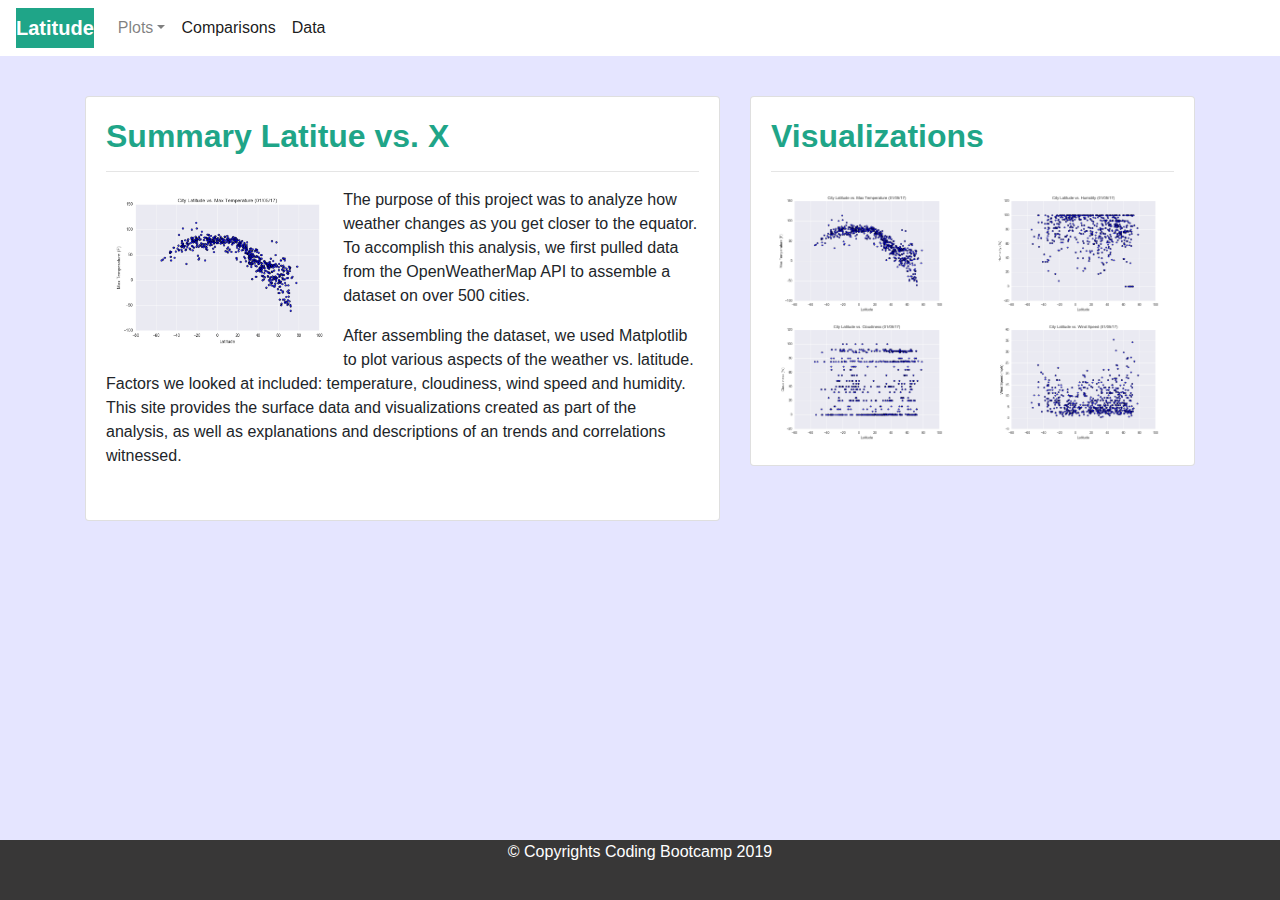
<file: index.html>
<!doctype html>
<html lang="en">

<head>
    <!-- Required meta tags -->
    <meta charset="utf-8">
    <meta name="viewport" content="width=device-width, initial-scale=1, shrink-to-fit=no">

    <!-- Bootstrap CSS -->
    <link rel="stylesheet" href="https://stackpath.bootstrapcdn.com/bootstrap/4.3.1/css/bootstrap.min.css"
        integrity="sha384-ggOyR0iXCbMQv3Xipma34MD+dH/1fQ784/j6cY/iJTQUOhcWr7x9JvoRxT2MZw1T" crossorigin="anonymous">
    <!-- Custom styles footer -->
    <link href="sticky-footer-navbar.css" rel="stylesheet">
    <!-- Optional JavaScript -->
    <!-- jQuery first, then Popper.js, then Bootstrap JS -->
    <script src="https://code.jquery.com/jquery-3.3.1.slim.min.js"
        integrity="sha384-q8i/X+965DzO0rT7abK41JStQIAqVgRVzpbzo5smXKp4YfRvH+8abtTE1Pi6jizo"
        crossorigin="anonymous"></script>
    <script src="https://cdnjs.cloudflare.com/ajax/libs/popper.js/1.14.7/umd/popper.min.js"
        integrity="sha384-UO2eT0CpHqdSJQ6hJty5KVphtPhzWj9WO1clHTMGa3JDZwrnQq4sF86dIHNDz0W1"
        crossorigin="anonymous"></script>
    <script src="https://stackpath.bootstrapcdn.com/bootstrap/4.3.1/js/bootstrap.min.js"
        integrity="sha384-JjSmVgyd0p3pXB1rRibZUAYoIIy6OrQ6VrjIEaFf/nJGzIxFDsf4x0xIM+B07jRM"
        crossorigin="anonymous"></script>
    <title>Web Visualization Dashboard (Latitude)</title>
</head>

<body style="background-color: rgba(0,0,255,0.1);">
    <nav class="navbar navbar-expand-md fixed-top navbar-light bg-white">
        <a class="navbar-brand text-white font-weight-bolder" style="background-color: rgb(31, 165, 136);"
            href="#">Latitude</a>
        <button class="navbar-toggler" type="button" data-toggle="collapse" data-target="#navbarsExampleDefault"
            aria-controls="navbarsExampleDefault" aria-expanded="false" aria-label="Toggle navigation">
            <span class="navbar-toggler-icon"></span>
        </button>
        <div class="collapse navbar-collapse" id="navbarsExampleDefault">
            <ul class="navbar-nav mr-auto">
                <li class="nav-item dropdown">
                    <a class="nav-link dropdown-toggle" href="#" id="dropdown01" data-toggle="dropdown"
                        aria-haspopup="true" aria-expanded="false">Plots</a>
                    <div class="dropdown-menu" aria-labelledby="dropdown01">
                        <a class="dropdown-item" href="./max-temp.html">Max Temperature</a>
                        <a class="dropdown-item" href="./humidity.html">Humidity</a>
                        <a class="dropdown-item" href="./cloudiness.html">Cloudiness</a>
                        <a class="dropdown-item" href="./windspeed.html">Wind Speed</a>
                    </div>
                </li>
                <li class="nav-item active">
                    <a class="nav-link" href="./comparision.html">Comparisons</a>
                </li>
                <li class="nav-item active">
                    <a class="nav-link" href="./data.html">Data <span class="sr-only">(current)</span></a>
                </li>
            </ul>
        </div>
    </nav>
    <BR<BR><BR><BR>
        <BR<BR><BR><BR>
            <main role="main">
                <div class="container">
                    <div class="row justify-content-between">
                        <div class="col-7">
                            <div class="card">
                                <div class="card-body">
                                    <h2 class="card-title font-weight-bold " style="color: rgb(31, 165, 136);">Summary
                                        Latitue vs. X</h2>
                                    <hr>
                                    <figure class="figure">
                                        <img class="img-fluid" src="./assets/images/Fig1.png"
                                            style='float:left;width:40%;height:40%;'>
                                        <p class="text-left">The purpose of this project was to analyze how weather changes
                                            as you get closer to the equator. To accomplish this analysis, we first pulled data
                                            from the OpenWeatherMap API to assemble a dataset on over 500 cities.
                                        </p>
                                        <p class="text-left">After assembling the dataset, we used Matplotlib to plot various
                                            aspects of the weather vs. latitude. Factors we looked at included: temperature, 
                                            cloudiness, wind speed and humidity. This site provides the surface data and 
                                            visualizations created as part of the analysis, as well as explanations and 
                                            descriptions of an trends and correlations witnessed.
                                            </p>
                                    </figure>
                                </div>
                            </div>
                        </div>
                        <div class="col">
                            <div class="card">
                                <div class="card-body">
                                    <h2 class="card-title font-weight-bold" style="color: rgb(31, 165, 136);">
                                        Visualizations</h2>
                                    <hr>
                                    <div class="row justify">
                                        <div class="col">
                                            <a href="./max-temp.html"><img src="./assets/images/Fig1.png"
                                                    class="card-img-top" alt="..."></a>
                                        </div>
                                        <div class="col">
                                            <a href="./humidity.html"><img src="./assets/images/Fig2.png"
                                                    class="card-img-top" alt="..."></a>
                                        </div>
                                        <div class="w-100 d-none d-md-block"></div>
                                        <div class="col">
                                            <a href="./cloudiness.html"><img src="./assets/images/Fig3.png"
                                                    class="card-img-top" alt="..."></a>
                                        </div>
                                        <div class="col">
                                            <a href="./windspeed.html"><img src="./assets/images/Fig4.png"
                                                    class="card-img-top" alt="..."></a>
                                        </div>
                                    </div>
                                </div>
                            </div>
                        </div>
                    </div>
                </div> <!-- /container -->

            </main>

            <footer class="footer">
                <div class="container">
                  <p class="text-white text-center">&copy; Copyrights Coding Bootcamp 2019</p>
                </div>
            </footer>
</body>

</html>
</file>
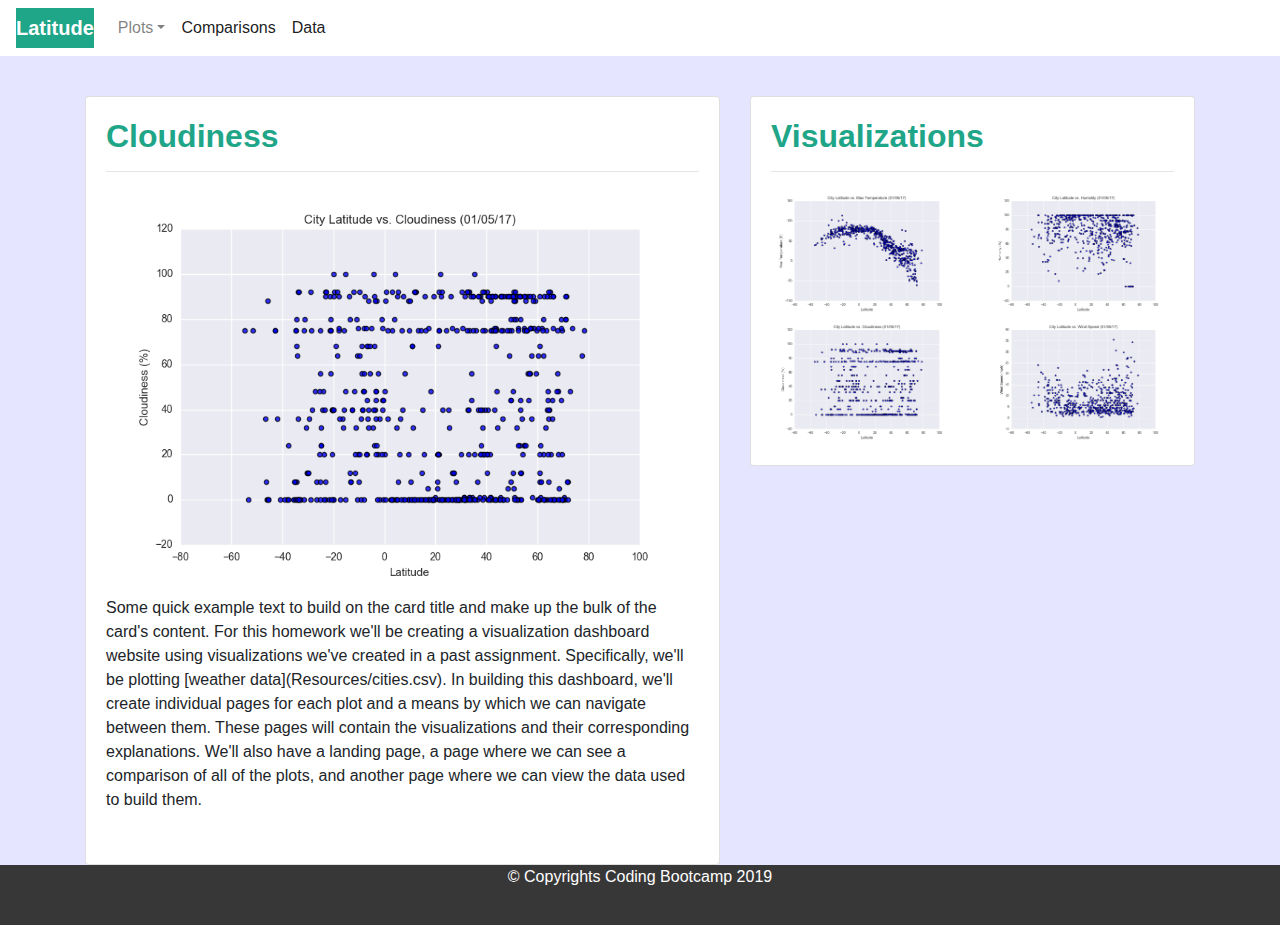
<file: cloudiness.html>
<!doctype html>
<html lang="en">

<head>
    <!-- Required meta tags -->
    <meta charset="utf-8">
    <meta name="viewport" content="width=device-width, initial-scale=1, shrink-to-fit=no">

    <!-- Bootstrap CSS -->
    <link rel="stylesheet" href="https://stackpath.bootstrapcdn.com/bootstrap/4.3.1/css/bootstrap.min.css"
        integrity="sha384-ggOyR0iXCbMQv3Xipma34MD+dH/1fQ784/j6cY/iJTQUOhcWr7x9JvoRxT2MZw1T" crossorigin="anonymous">
    <!-- Custom styles footer -->
    <link href="sticky-footer-navbar.css" rel="stylesheet">
    <!-- Optional JavaScript -->
    <!-- jQuery first, then Popper.js, then Bootstrap JS -->
    <script src="https://code.jquery.com/jquery-3.3.1.slim.min.js"
        integrity="sha384-q8i/X+965DzO0rT7abK41JStQIAqVgRVzpbzo5smXKp4YfRvH+8abtTE1Pi6jizo"
        crossorigin="anonymous"></script>
    <script src="https://cdnjs.cloudflare.com/ajax/libs/popper.js/1.14.7/umd/popper.min.js"
        integrity="sha384-UO2eT0CpHqdSJQ6hJty5KVphtPhzWj9WO1clHTMGa3JDZwrnQq4sF86dIHNDz0W1"
        crossorigin="anonymous"></script>
    <script src="https://stackpath.bootstrapcdn.com/bootstrap/4.3.1/js/bootstrap.min.js"
        integrity="sha384-JjSmVgyd0p3pXB1rRibZUAYoIIy6OrQ6VrjIEaFf/nJGzIxFDsf4x0xIM+B07jRM"
        crossorigin="anonymous"></script>
    <title>Web Visualization Dashboard (Latitude)</title>
</head>

<body style="background-color: rgba(0,0,255,0.1);">
    <nav class="navbar navbar-expand-md fixed-top navbar-light bg-white">
        <a class="navbar-brand text-white font-weight-bolder" style="background-color: rgb(31, 165, 136);"
            href="#">Latitude</a>
        <button class="navbar-toggler" type="button" data-toggle="collapse" data-target="#navbarsExampleDefault"
            aria-controls="navbarsExampleDefault" aria-expanded="false" aria-label="Toggle navigation">
            <span class="navbar-toggler-icon"></span>
        </button>
        <div class="collapse navbar-collapse" id="navbarsExampleDefault">
            <ul class="navbar-nav mr-auto">
                <li class="nav-item dropdown">
                    <a class="nav-link dropdown-toggle" href="#" id="dropdown01" data-toggle="dropdown"
                        aria-haspopup="true" aria-expanded="false">Plots</a>
                    <div class="dropdown-menu" aria-labelledby="dropdown01">
                        <a class="dropdown-item" href="./max-temp.html">Max Temperature</a>
                        <a class="dropdown-item" href="./humidity.html">Humidity</a>
                        <a class="dropdown-item" href="./cloudiness.html">Cloudiness</a>
                        <a class="dropdown-item" href="./windspeed.html">Wind Speed</a>
                    </div>
                </li>
                <li class="nav-item active">
                    <a class="nav-link" href="./comparision.html">Comparisons</a>
                </li>
                <li class="nav-item active">
                    <a class="nav-link" href="./data.html">Data <span class="sr-only">(current)</span></a>
                </li>
            </ul>
        </div>
    </nav>
    <BR<BR><BR><BR>
        <BR<BR><BR><BR>
            <main role="main">
                <div class="container">
                    <div class="row justify-content-between">
                        <div class="col-7">
                            <div class="card">
                                <div class="card-body">
                                    <h2 class="card-title font-weight-bold " style="color: rgb(31, 165, 136);">
                                        Cloudiness</h2>
                                    <hr>
                                    <figure class="figure">
                                        <img class="img-fluid" src="./assets/images/Fig3.png">
                                        <p class="text-left">Some quick example text to build on the card title and
                                            make up
                                            the bulk of the card's content.
                                            For this homework we'll be creating a visualization dashboard website using
                                            visualizations we've created in a past assignment. Specifically, we'll be
                                            plotting [weather data](Resources/cities.csv).
                                            In building this dashboard, we'll create individual pages for each plot and
                                            a
                                            means by which we can navigate between them. These pages will contain the
                                            visualizations and their corresponding explanations. We'll also have a
                                            landing
                                            page, a page where we can see a comparison of all of the plots, and another
                                            page
                                            where we can view the data used to build them.</p>
                                    </figure>
                                </div>
                            </div>
                        </div>
                        <div class="col">
                            <div class="card">
                                <div class="card-body">
                                    <h2 class="card-title font-weight-bold" style="color: rgb(31, 165, 136);">
                                        Visualizations</h2>
                                    <hr>
                                    <div class="row justify-content-between">
                                        <div class="col">
                                            <a href="./max-temp.html"><img src="./assets/images/Fig1.png"
                                                    class="card-img-top" alt="..."></a>
                                        </div>
                                        <div class="col">
                                            <a href="./humidity.html"><img src="./assets/images/Fig2.png"
                                                    class="card-img-top" alt="..."></a>
                                        </div>
                                        <div class="w-100 d-none d-md-block"></div>
                                        <div class="col">
                                            <a href="./cloudiness.html"><img src="./assets/images/Fig3.png"
                                                    class="card-img-top" alt="..."></a>
                                        </div>
                                        <div class="col">
                                            <a href="./windspeed.html"><img src="./assets/images/Fig4.png"
                                                    class="card-img-top" alt="..."></a>
                                        </div>
                                    </div>
                                </div>
                            </div>
                        </div>
                    </div>
                </div> <!-- /container -->

            </main>

            <footer class="footer">
                <div class="container">
                  <p class="text-white text-center">&copy; Copyrights Coding Bootcamp 2019</p>
                </div>
            </footer>
</body>

</html>
</file>
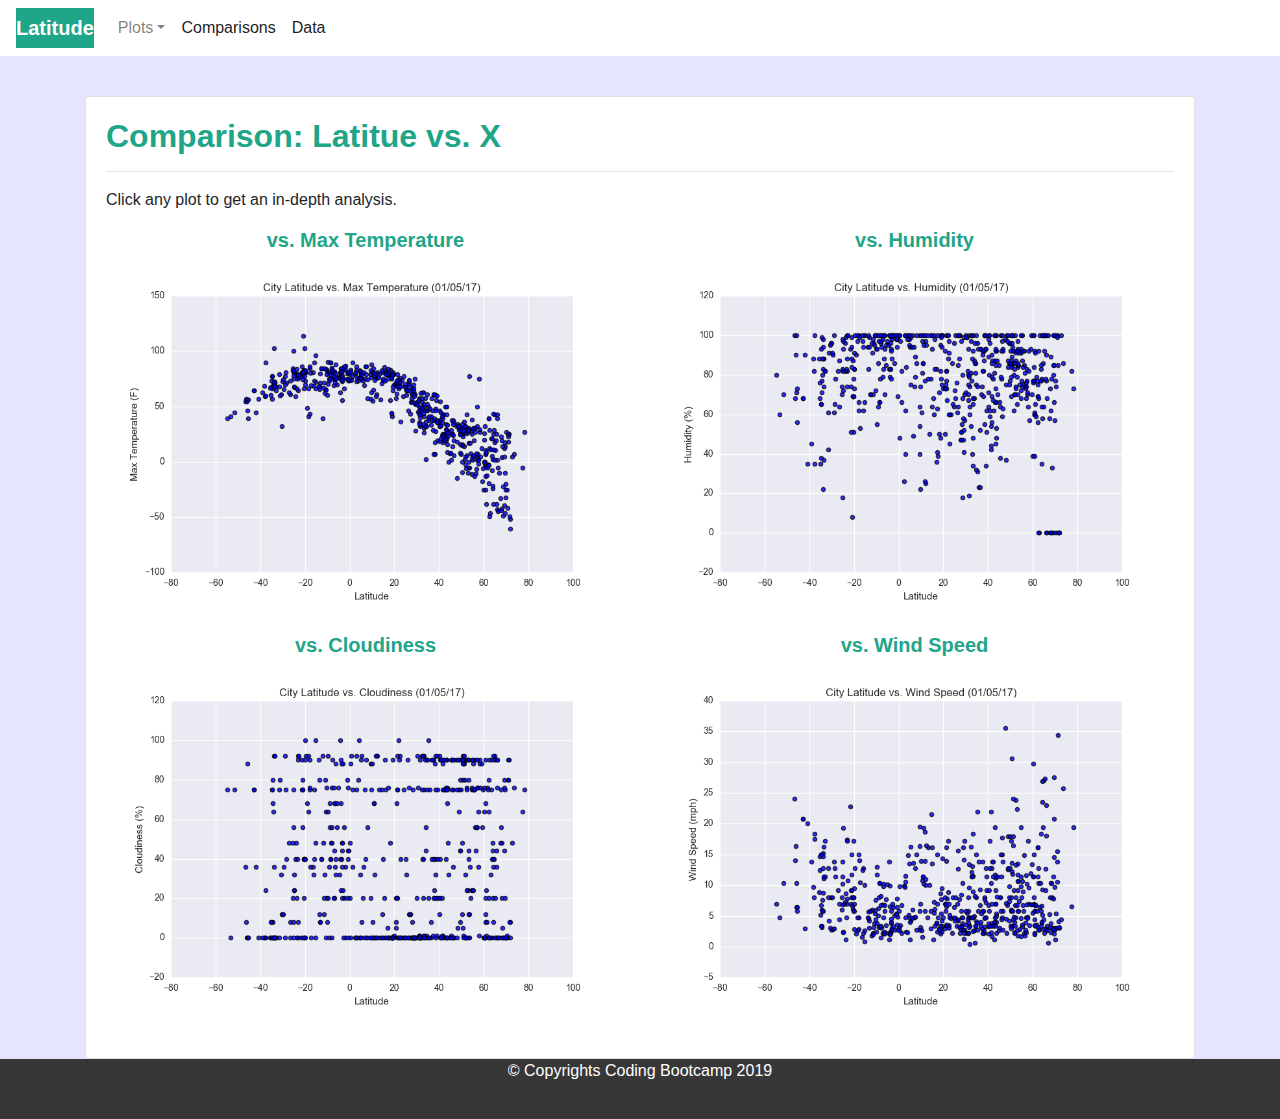
<file: comparision.html>
<!doctype html>
<html lang="en">

<head>
    <!-- Required meta tags -->
    <meta charset="utf-8">
    <meta name="viewport" content="width=device-width, initial-scale=1, shrink-to-fit=no">

    <!-- Bootstrap CSS -->
    <link rel="stylesheet" href="https://stackpath.bootstrapcdn.com/bootstrap/4.3.1/css/bootstrap.min.css"
        integrity="sha384-ggOyR0iXCbMQv3Xipma34MD+dH/1fQ784/j6cY/iJTQUOhcWr7x9JvoRxT2MZw1T" crossorigin="anonymous">
    <!-- Custom styles footer -->
    <link href="sticky-footer-navbar.css" rel="stylesheet">
    <!-- Optional JavaScript -->
    <!-- jQuery first, then Popper.js, then Bootstrap JS -->
    <script src="https://code.jquery.com/jquery-3.3.1.slim.min.js"
        integrity="sha384-q8i/X+965DzO0rT7abK41JStQIAqVgRVzpbzo5smXKp4YfRvH+8abtTE1Pi6jizo"
        crossorigin="anonymous"></script>
    <script src="https://cdnjs.cloudflare.com/ajax/libs/popper.js/1.14.7/umd/popper.min.js"
        integrity="sha384-UO2eT0CpHqdSJQ6hJty5KVphtPhzWj9WO1clHTMGa3JDZwrnQq4sF86dIHNDz0W1"
        crossorigin="anonymous"></script>
    <script src="https://stackpath.bootstrapcdn.com/bootstrap/4.3.1/js/bootstrap.min.js"
        integrity="sha384-JjSmVgyd0p3pXB1rRibZUAYoIIy6OrQ6VrjIEaFf/nJGzIxFDsf4x0xIM+B07jRM"
        crossorigin="anonymous"></script>
    <title>Web Visualization Dashboard (Latitude)</title>
</head>

<body style="background-color: rgba(0,0,255,0.1);">
    <nav class="navbar navbar-expand-md fixed-top navbar-light bg-white">
        <a class="navbar-brand text-white font-weight-bolder" style="background-color: rgb(31, 165, 136);"
            href="#">Latitude</a>
        <button class="navbar-toggler" type="button" data-toggle="collapse" data-target="#navbarsExampleDefault"
            aria-controls="navbarsExampleDefault" aria-expanded="false" aria-label="Toggle navigation">
            <span class="navbar-toggler-icon"></span>
        </button>
        <div class="collapse navbar-collapse" id="navbarsExampleDefault">
            <ul class="navbar-nav mr-auto">
                <li class="nav-item dropdown">
                    <a class="nav-link dropdown-toggle" href="#" id="dropdown01" data-toggle="dropdown"
                        aria-haspopup="true" aria-expanded="false">Plots</a>
                    <div class="dropdown-menu" aria-labelledby="dropdown01">
                        <a class="dropdown-item" href="./max-temp.html">Max Temperature</a>
                        <a class="dropdown-item" href="./humidity.html">Humidity</a>
                        <a class="dropdown-item" href="./cloudiness.html">Cloudiness</a>
                        <a class="dropdown-item" href="./wimdspeed.html">Wind Speed</a>
                    </div>
                </li>
                <li class="nav-item active">
                    <a class="nav-link" href="#">Comparisons</a>
                </li>
                <li class="nav-item active">
                    <a class="nav-link" href="./data.html">Data <span class="sr-only">(current)</span></a>
                </li>
            </ul>
        </div>
    </nav>
    <BR<BR><BR><BR>
        <BR<BR><BR><BR>
            <main role="main">
                <div class="container">
                    <div class="row justify-content-between">
                        <div class="col">
                            <div class="card">
                                <div class="card-body">
                                    <h2 class="card-title font-weight-bold " style="color: rgb(31, 165, 136);">
                                        Comparison:
                                        Latitue vs. X</h2>
                                    <hr>
                                    <p>Click any plot to get an in-depth analysis. </p>
                                    <div class="row justify">
                                        <div class="col">
                                            <a href="./max-temp.html">
                                                <figure class="figure">
                                                    <figcaption>
                                                        <h5 class="text-center font-weight-bold" style="color: rgb(31, 165, 136);">vs.
                                                            Max Temperature </h5>
                                                    </figcaption>
                                                    <img src="./assets/images/Fig1.png" class="card-img-top">
                                                </figure>
                                            </a>
                                        </div>
                                        <div class="col">
                                            <a href="./humidity.html">
                                                <figure class="figure">
                                                    <figcaption>
                                                        <h5 class="text-center font-weight-bold" style="color: rgb(31, 165, 136);">vs.
                                                            Humidity </h5>
                                                    </figcaption>
                                                    <img src="./assets/images/Fig2.png" class="card-img-top">
                                                </figure>
                                            </a>
                                        </div>
                                        <div class="w-100 d-none d-md-block"></div>
                                        <div class="col">
                                            <a href="./cloudiness.html">
                                                <figure class="figure">
                                                    <figcaption>
                                                        <h5 class="text-center font-weight-bold" style="color: rgb(31, 165, 136);">vs.
                                                            Cloudiness </h5>
                                                    </figcaption>
                                                    <img src="./assets/images/Fig3.png" class="card-img-top">
                                                </figure>
                                            </a>
                                        </div>
                                        <div class="col">
                                            <a href="./windspeed.html">
                                                <figure class="figure">
                                                    <figcaption>
                                                        <h5 class="text-center font-weight-bold" style="color: rgb(31, 165, 136);">vs.
                                                            Wind Speed </h5>
                                                    </figcaption>
                                                    <img src="./assets/images/Fig4.png" class="card-img-top">
                                                </figure>
                                            </a>
                                        </div>
                                    </div>
                                </div>
                            </div>
                        </div>
                    </div>
                </div> <!-- /container -->

            </main>

            <footer class="footer">
                <div class="container">
                  <p class="text-white text-center">&copy; Copyrights Coding Bootcamp 2019</p>
                </div>
            </footer>
</body>

</html>
</file>
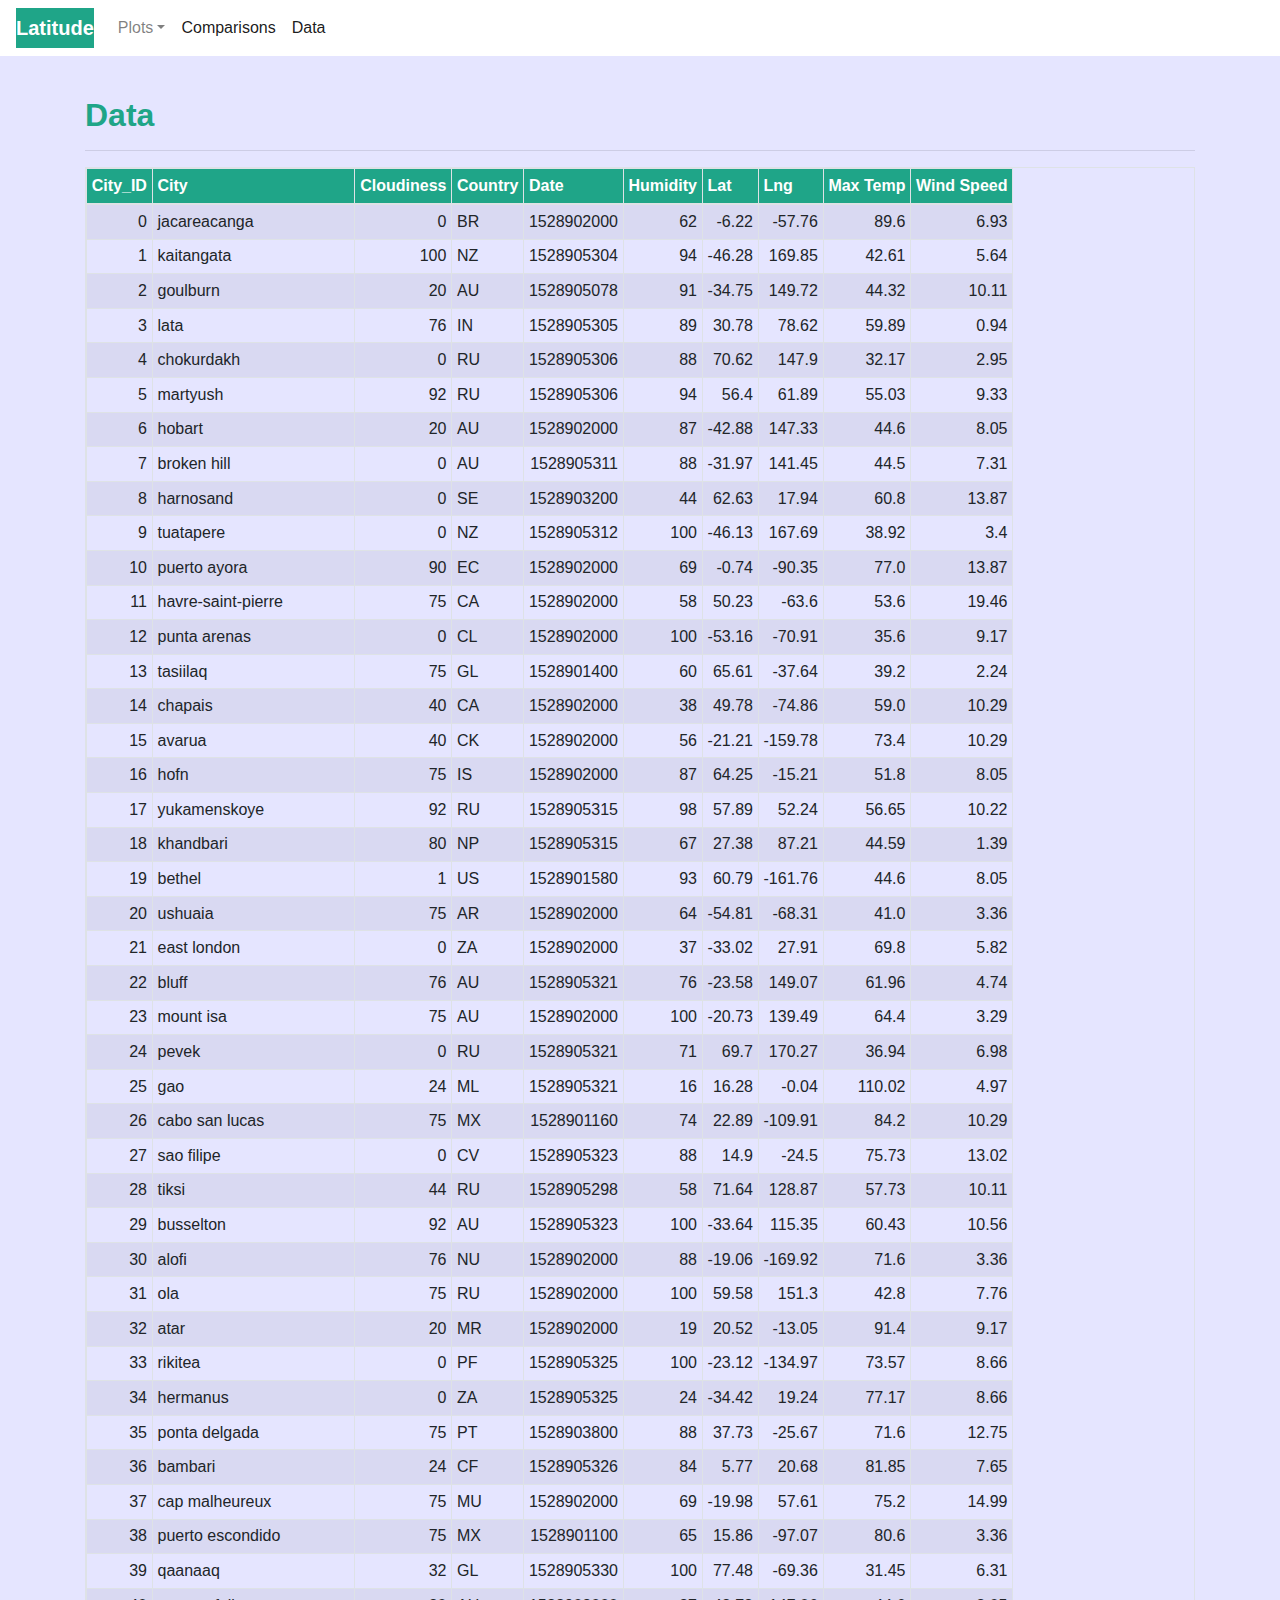
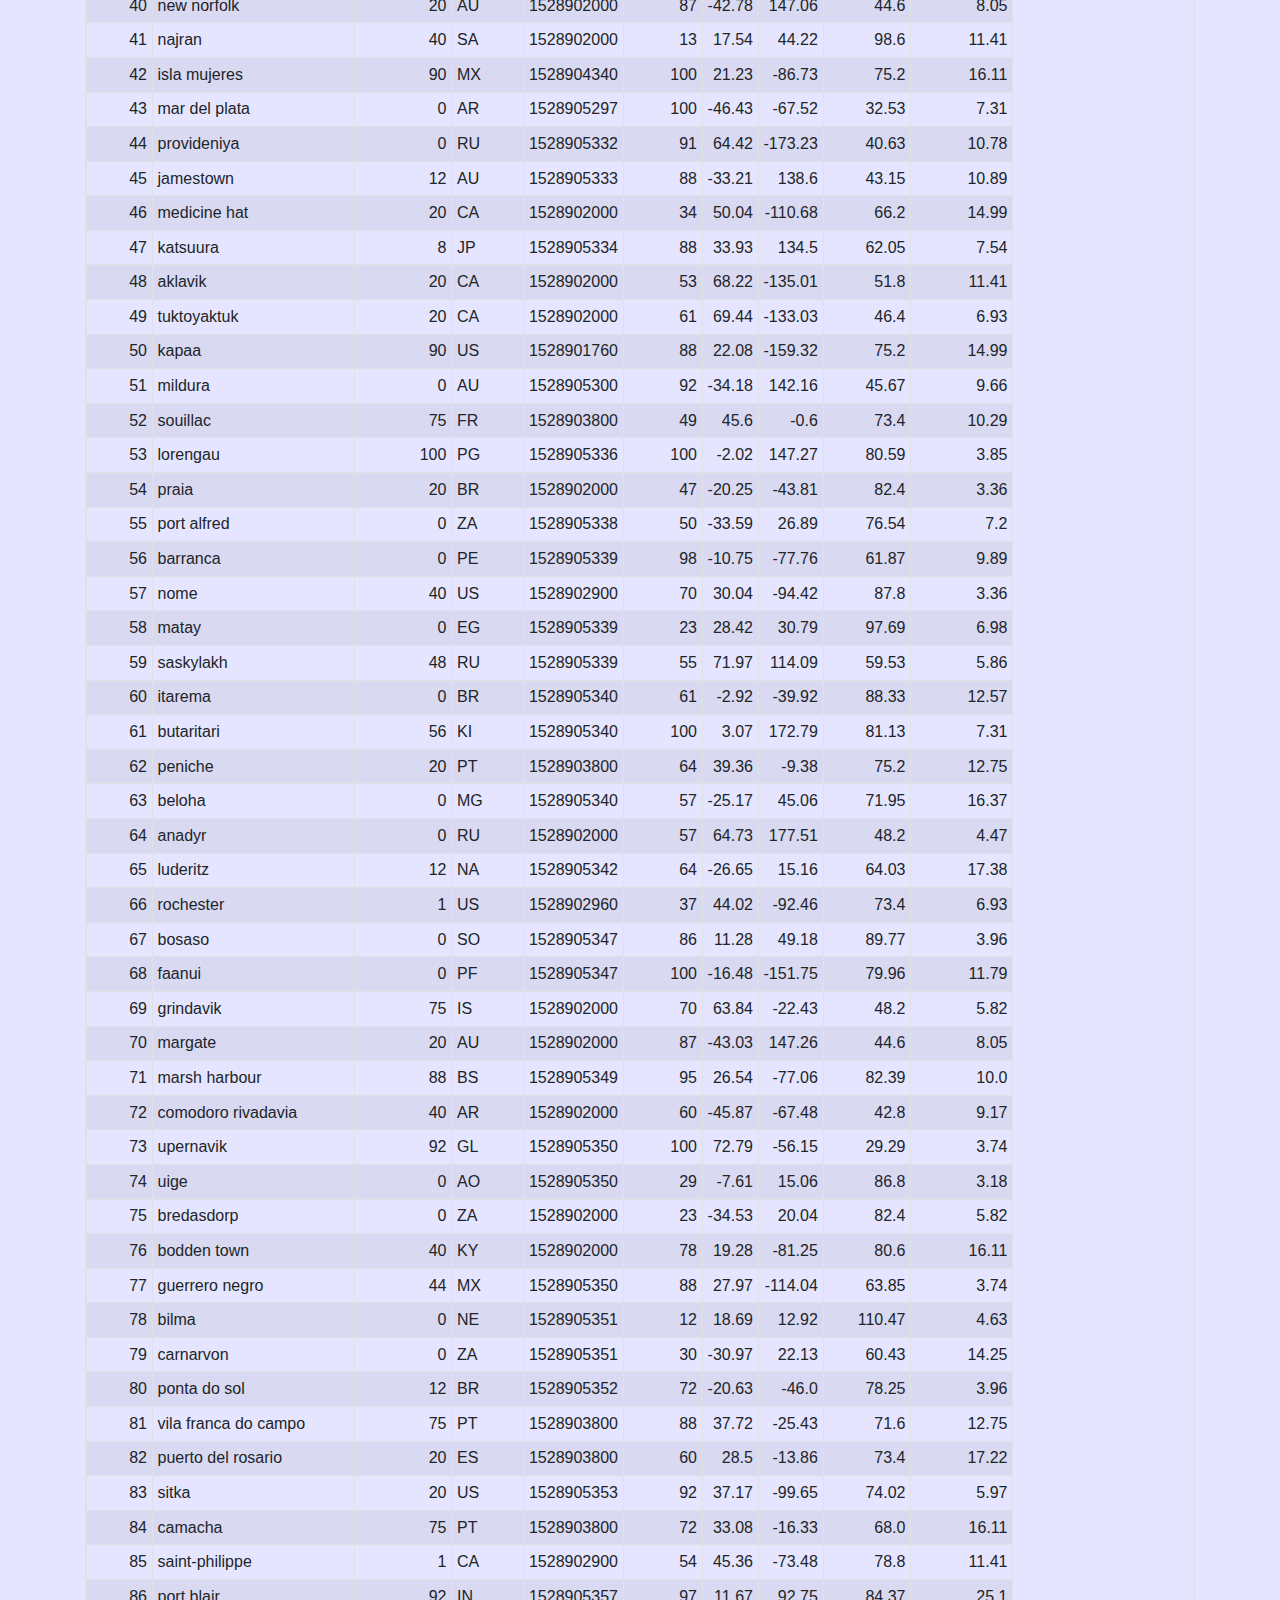
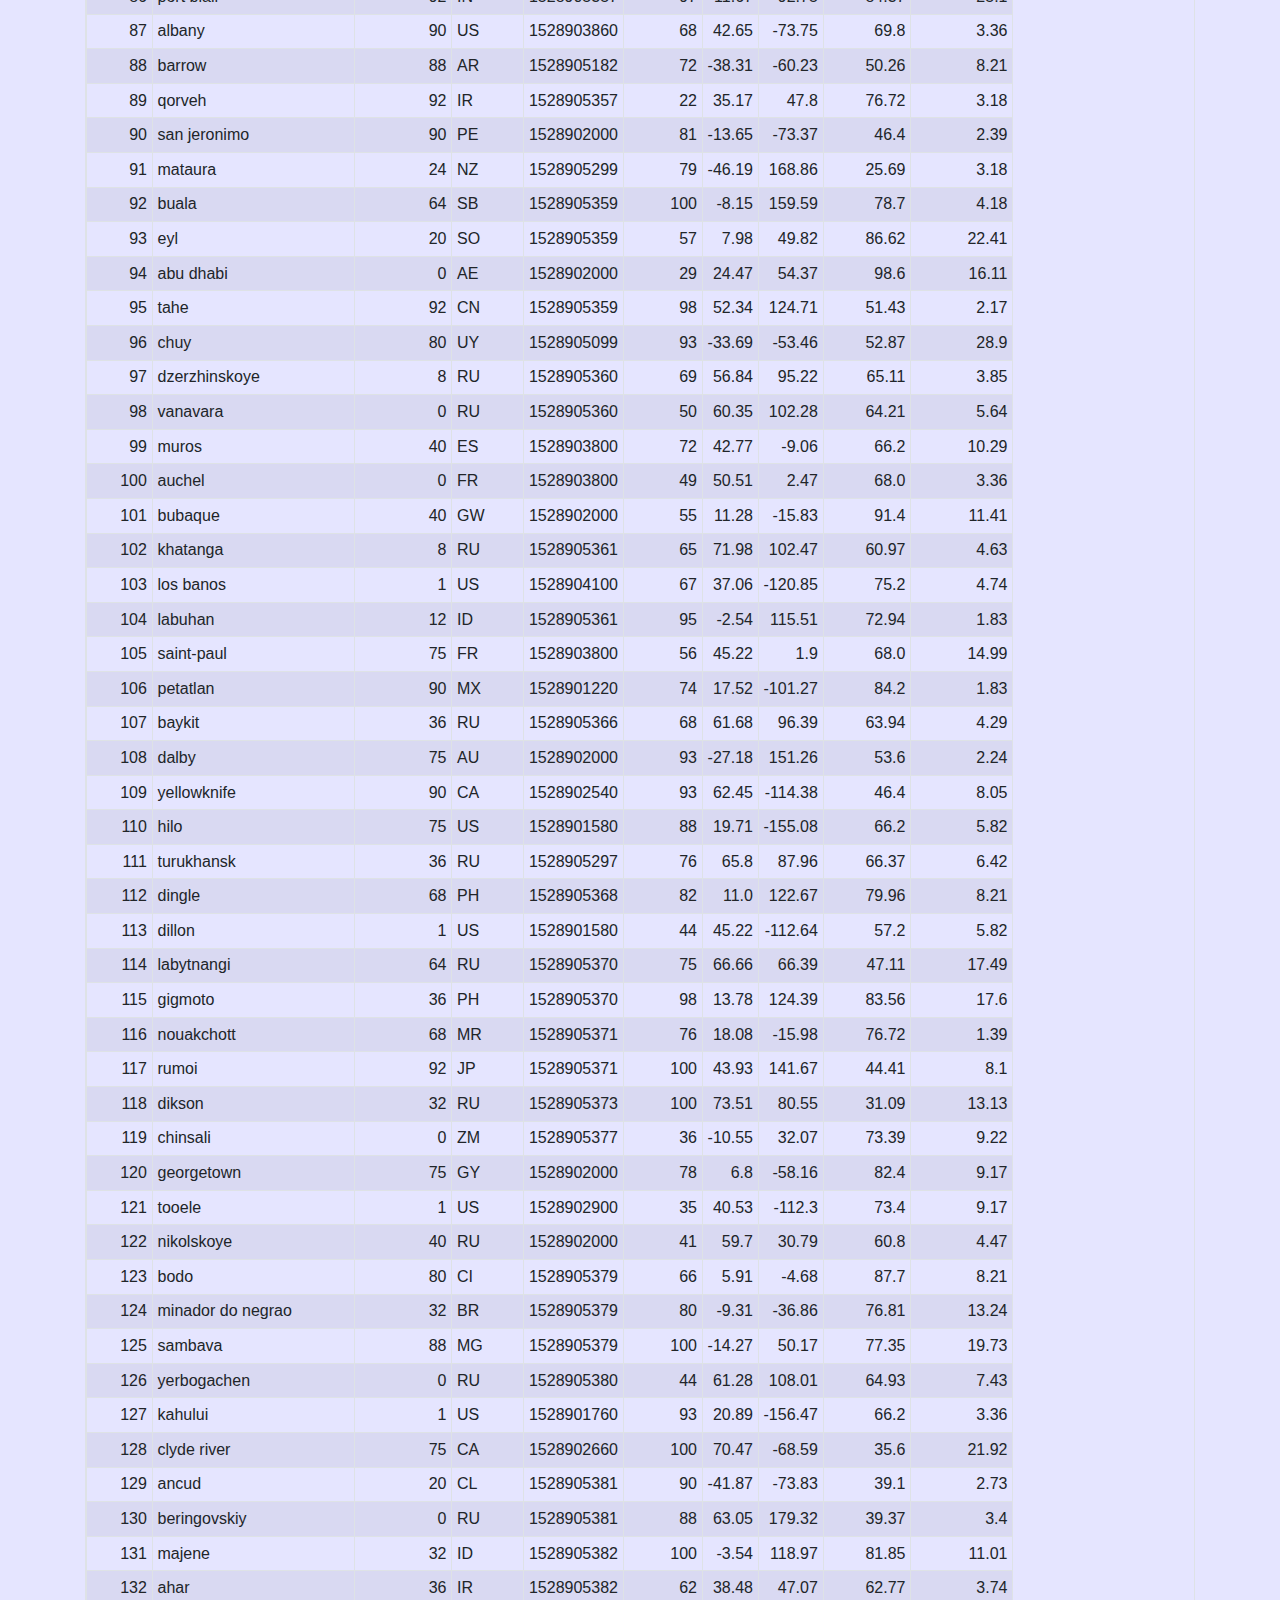
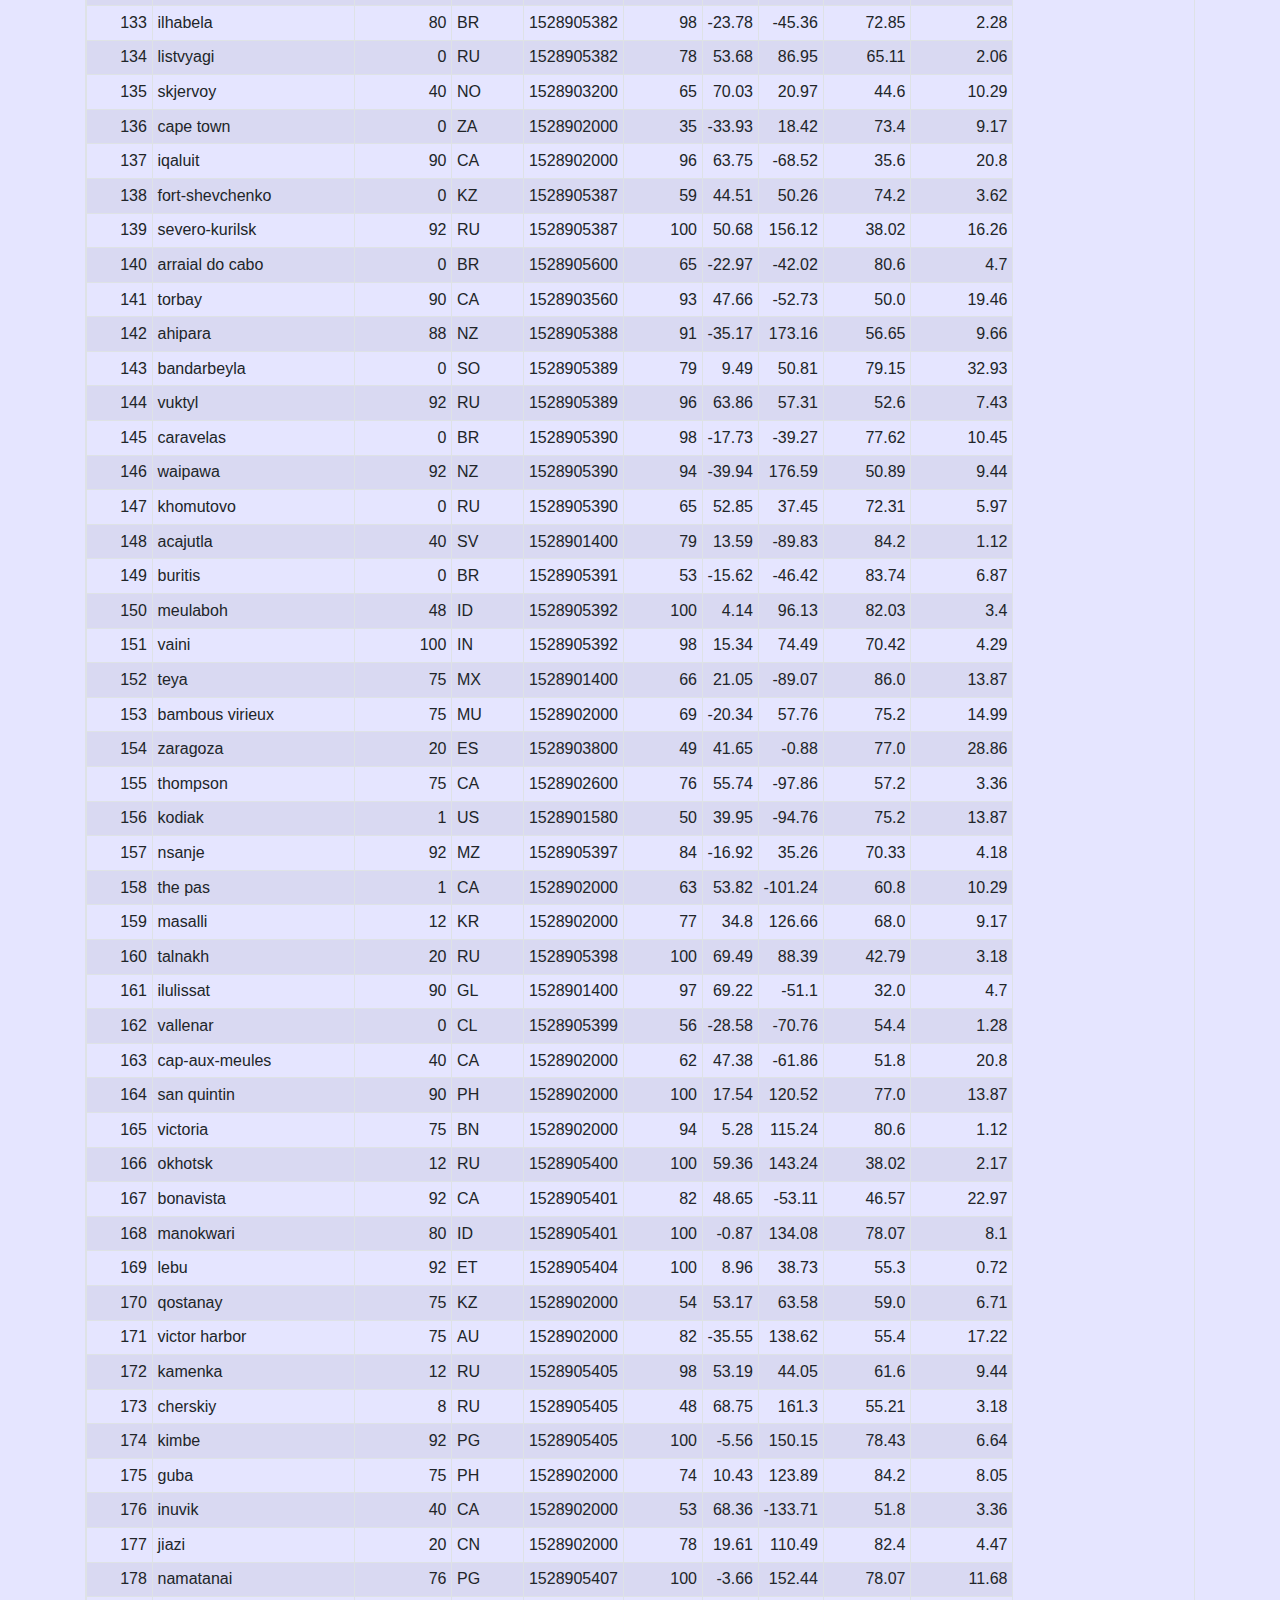
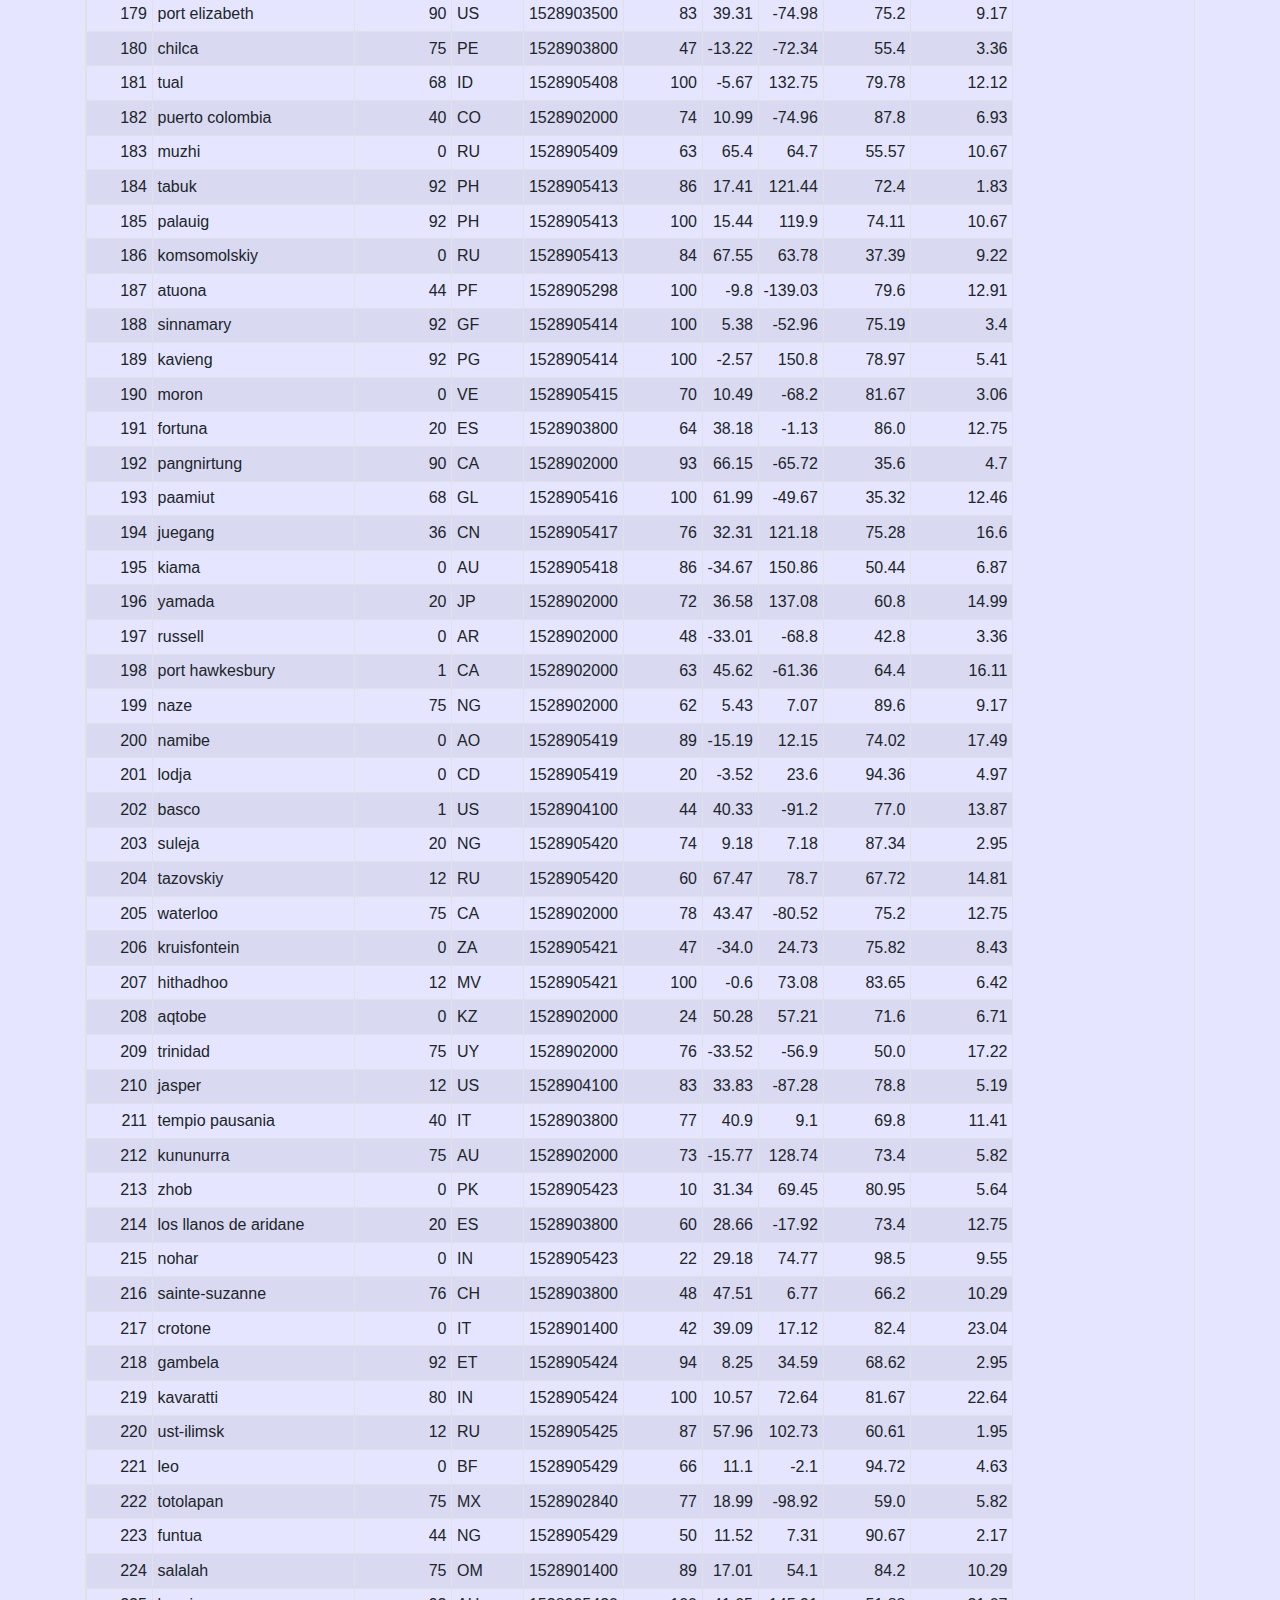
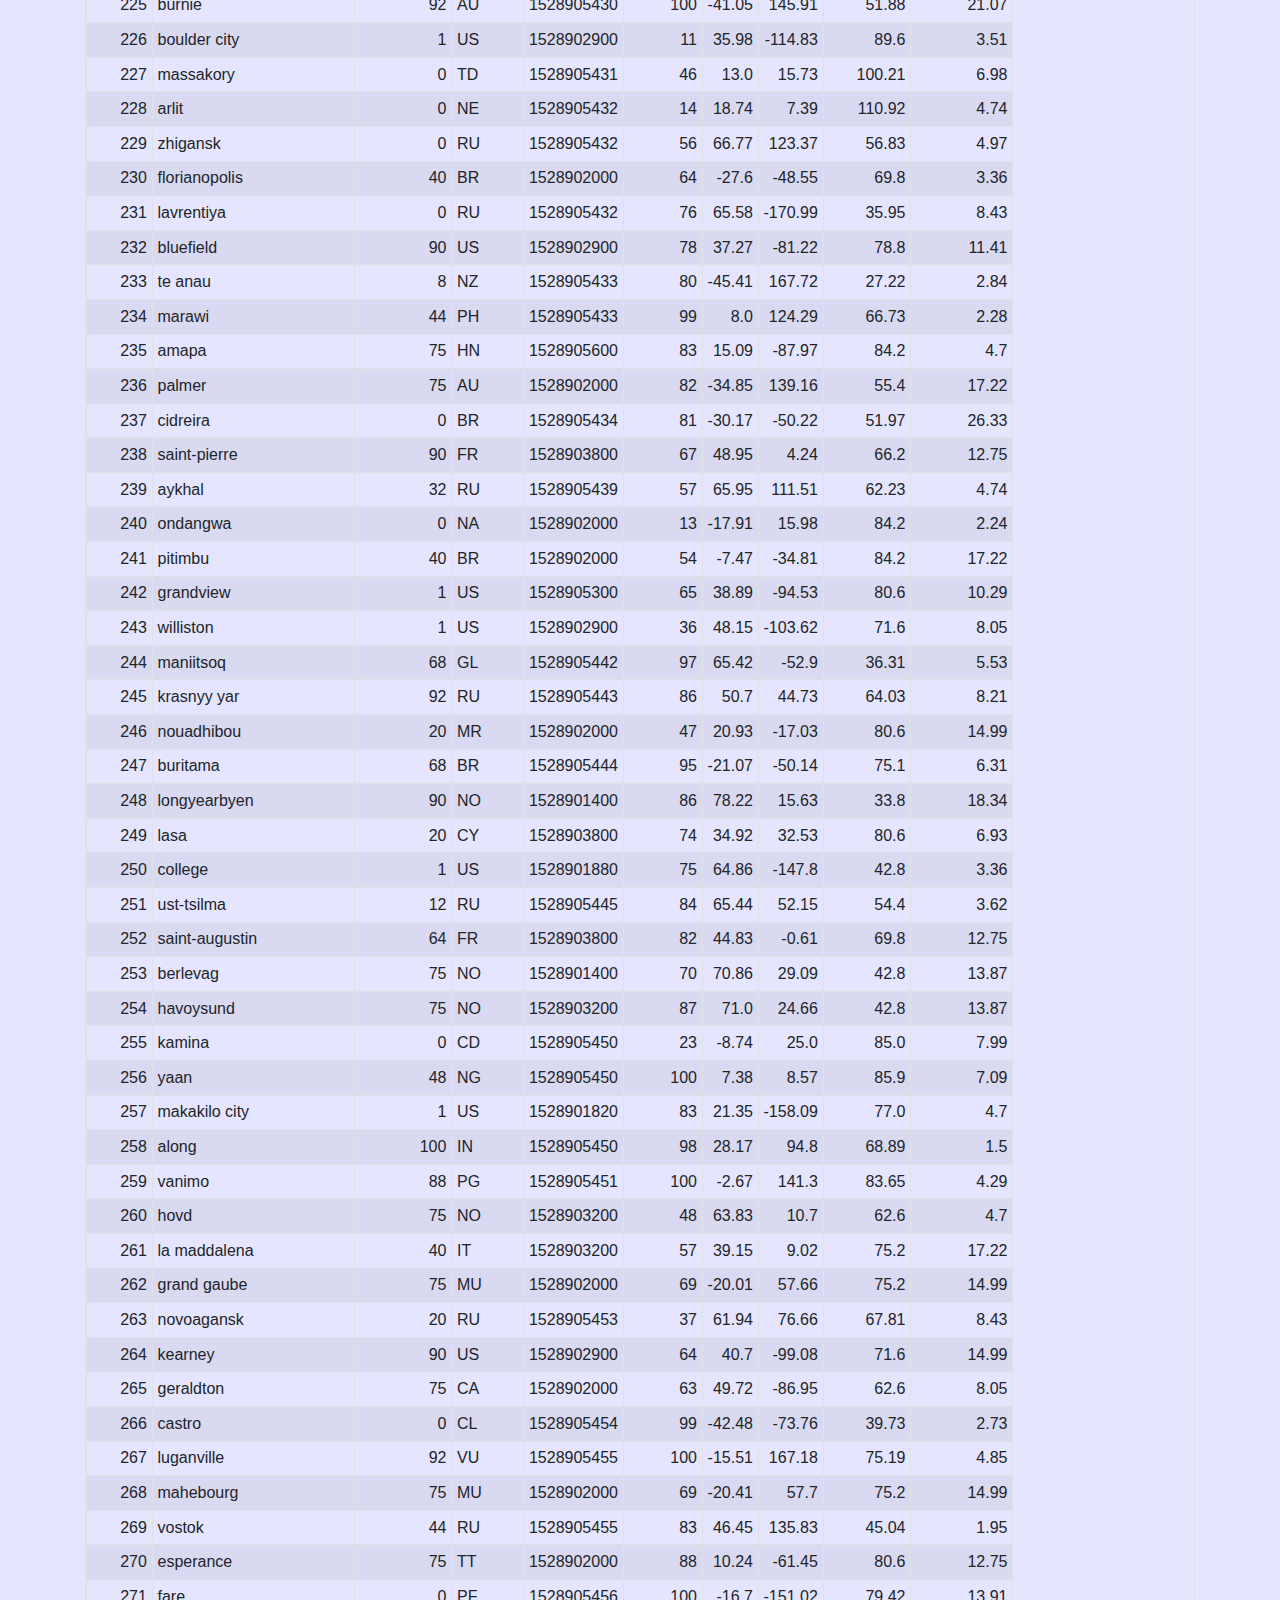
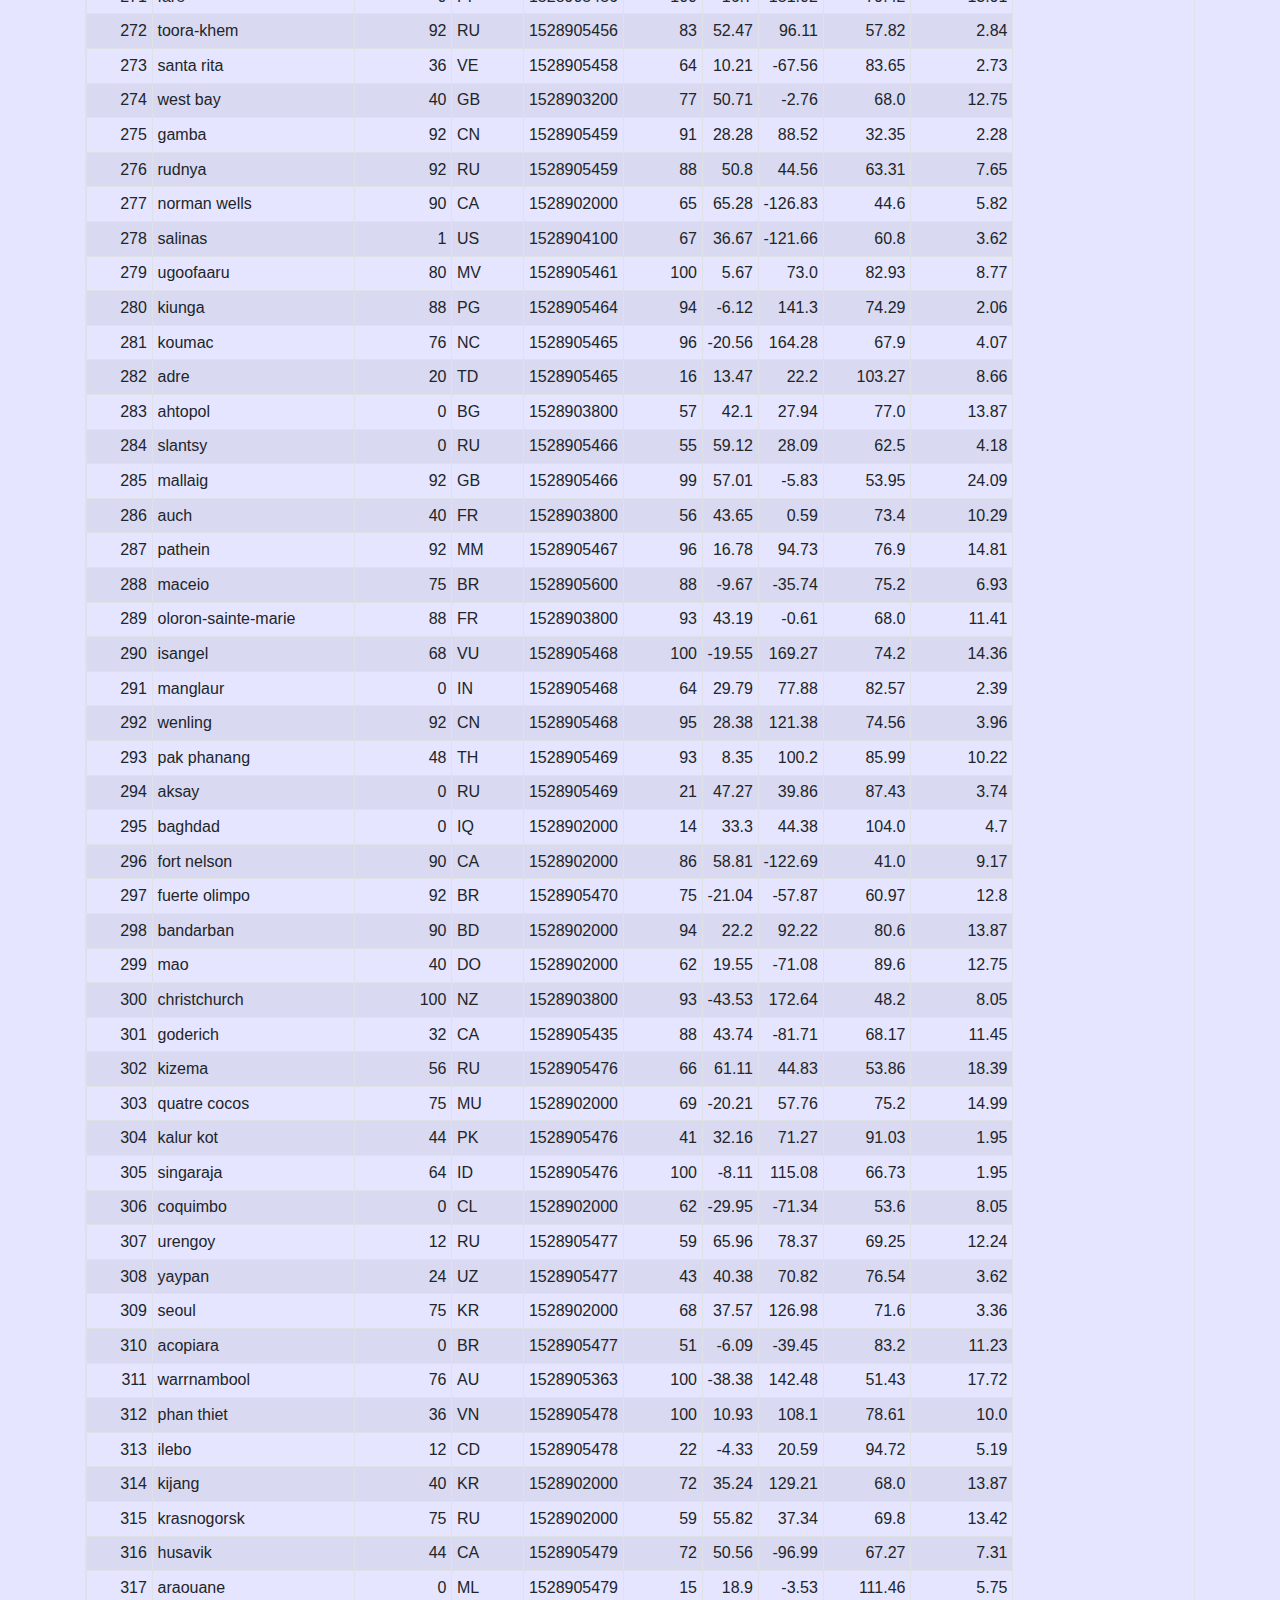
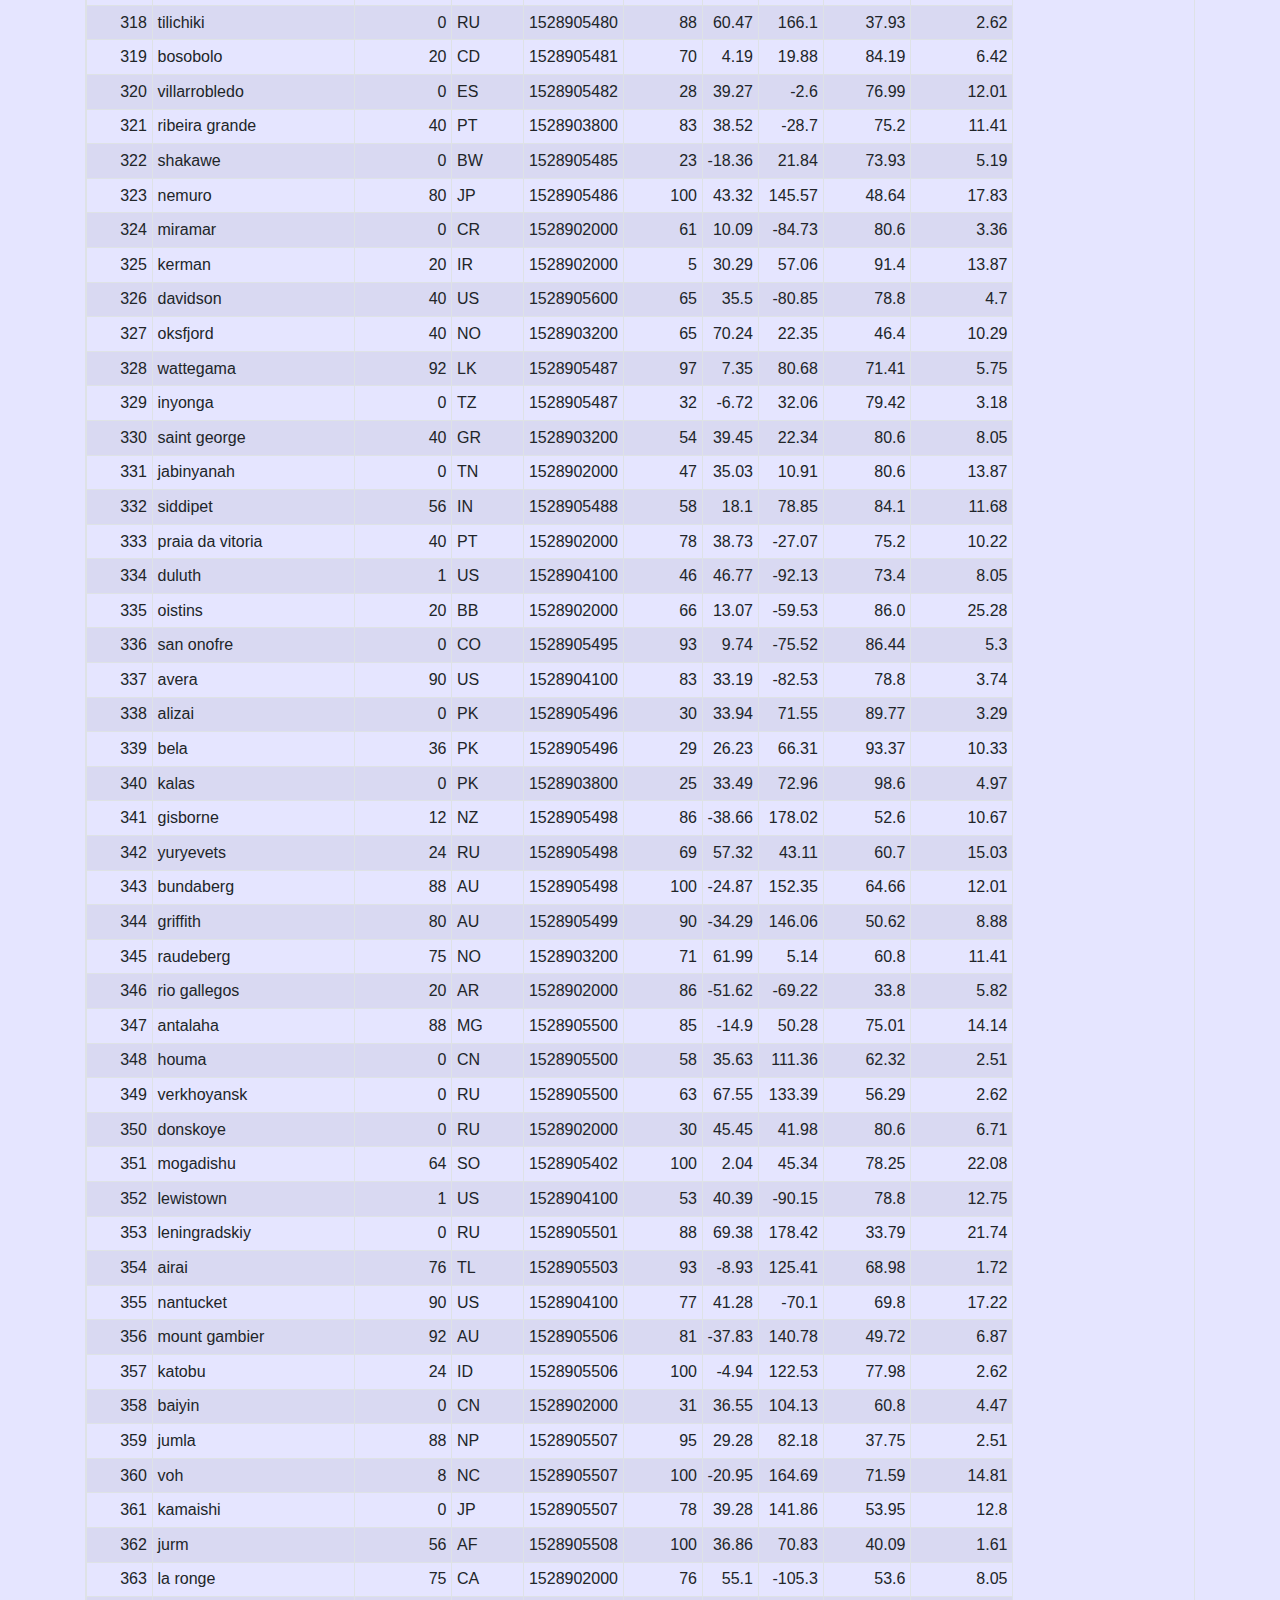
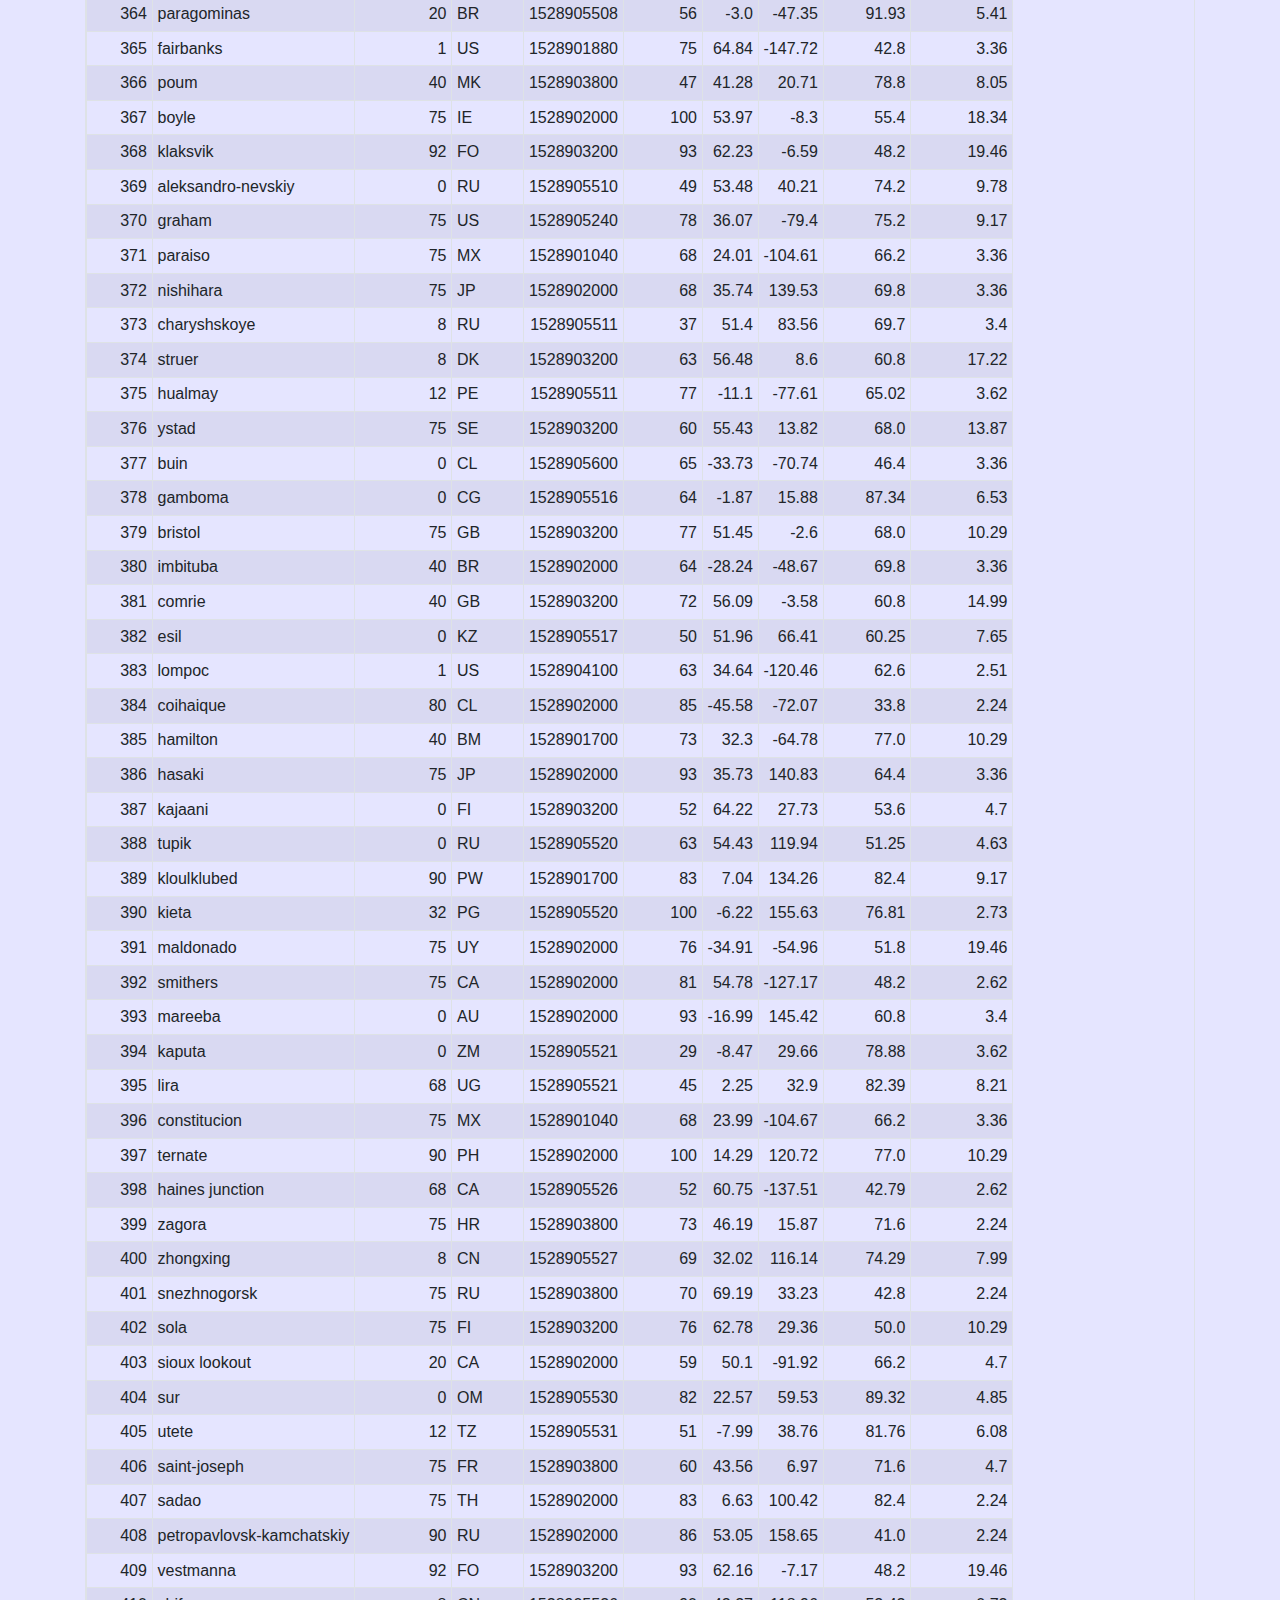
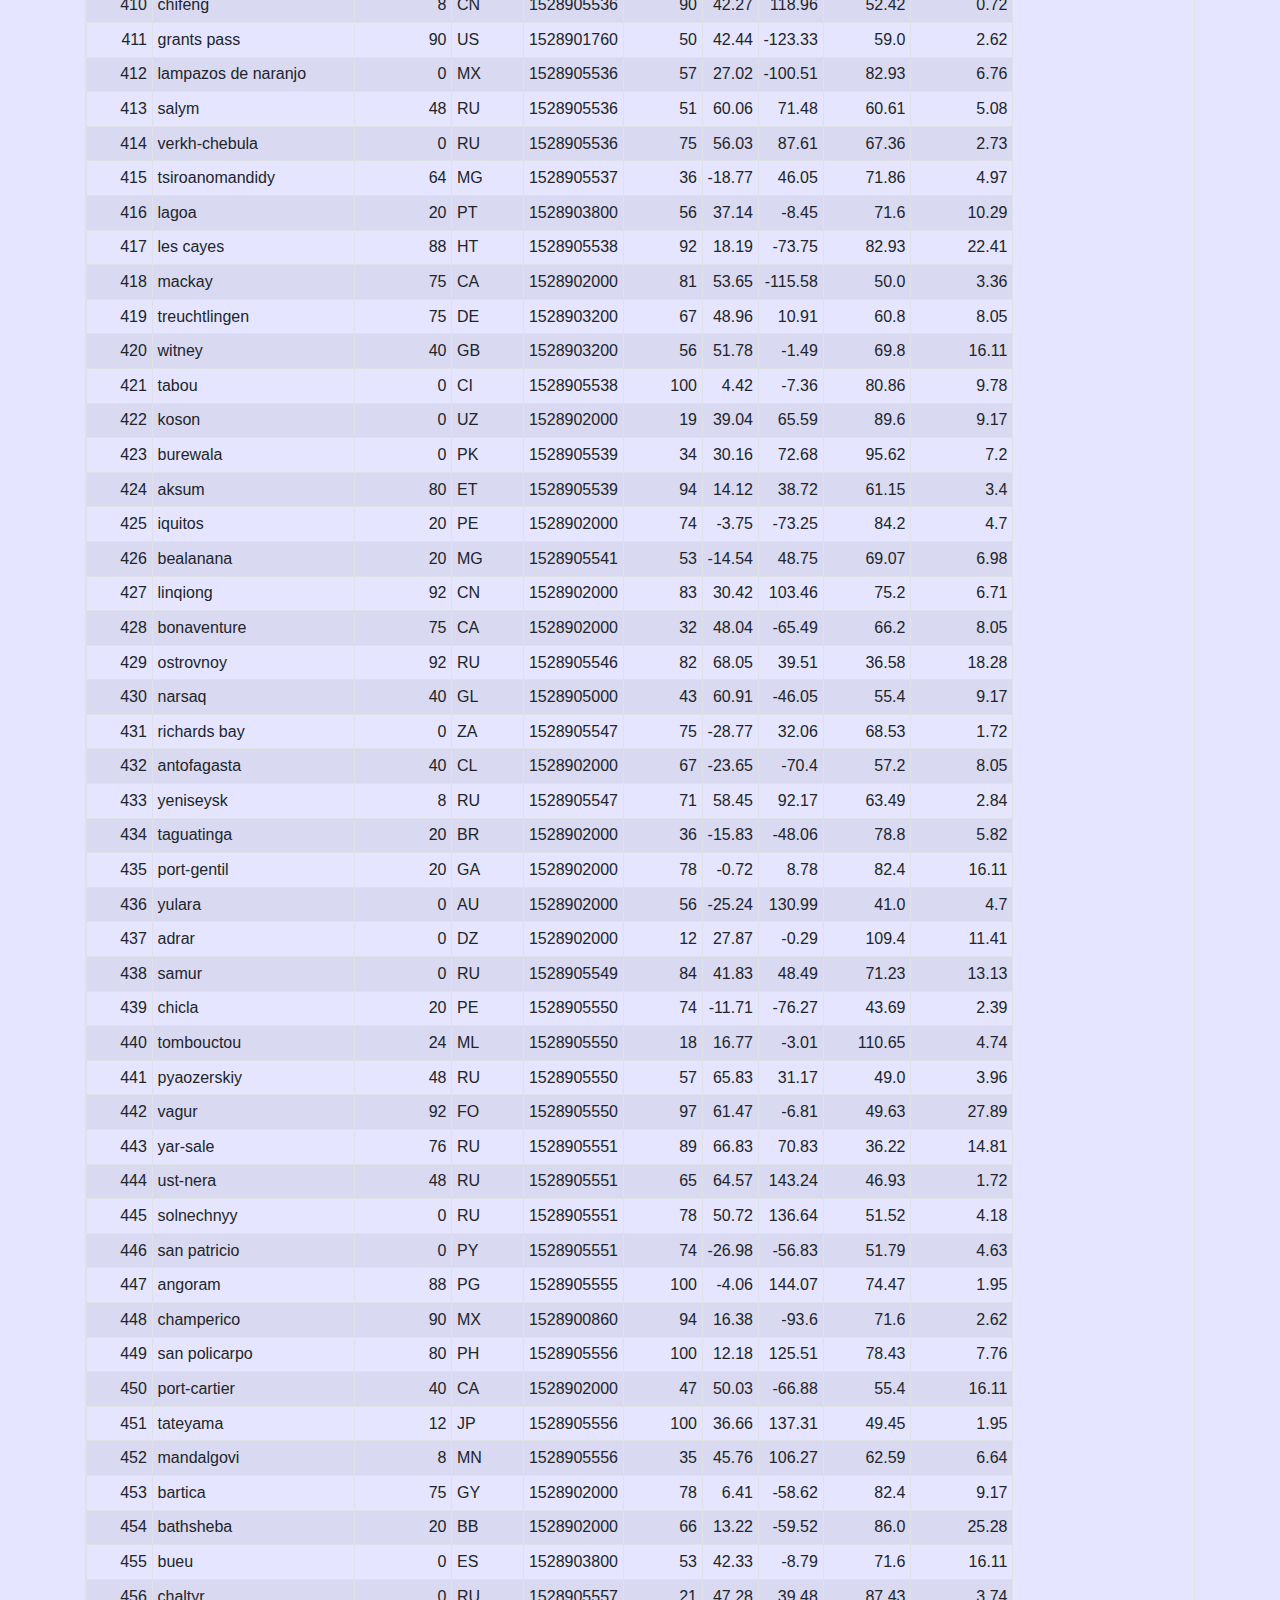
<file: data.html>
<!doctype html>
<html lang="en">

<head>
    <!-- Required meta tags -->
    <meta charset="utf-8">
    <meta name="viewport" content="width=device-width, initial-scale=1, shrink-to-fit=no">

    <!-- Bootstrap CSS -->
    <link rel="stylesheet" href="https://stackpath.bootstrapcdn.com/bootstrap/4.3.1/css/bootstrap.min.css" integrity="sha384-ggOyR0iXCbMQv3Xipma34MD+dH/1fQ784/j6cY/iJTQUOhcWr7x9JvoRxT2MZw1T"
        crossorigin="anonymous">
    <!-- Custom styles footer -->
    <link href="sticky-footer-navbar.css" rel="stylesheet">
    <!-- Optional JavaScript -->
    <!-- jQuery first, then Popper.js, then Bootstrap JS -->
    <script src="https://code.jquery.com/jquery-3.3.1.slim.min.js" integrity="sha384-q8i/X+965DzO0rT7abK41JStQIAqVgRVzpbzo5smXKp4YfRvH+8abtTE1Pi6jizo"
        crossorigin="anonymous"></script>
    <script src="https://cdnjs.cloudflare.com/ajax/libs/popper.js/1.14.7/umd/popper.min.js" integrity="sha384-UO2eT0CpHqdSJQ6hJty5KVphtPhzWj9WO1clHTMGa3JDZwrnQq4sF86dIHNDz0W1"
        crossorigin="anonymous"></script>
    <script src="https://stackpath.bootstrapcdn.com/bootstrap/4.3.1/js/bootstrap.min.js" integrity="sha384-JjSmVgyd0p3pXB1rRibZUAYoIIy6OrQ6VrjIEaFf/nJGzIxFDsf4x0xIM+B07jRM"
        crossorigin="anonymous"></script>
    <title>Web Visualization Dashboard (Latitude)</title>
</head>

<body style="background-color: rgba(0,0,255,0.1);">
    <nav class="navbar navbar-expand-md fixed-top navbar-light bg-white">
        <a class="navbar-brand text-white font-weight-bolder" style="background-color: rgb(31, 165, 136);" href="index.html">Latitude</a>
        <button class="navbar-toggler" type="button" data-toggle="collapse" data-target="#navbarsExampleDefault"
            aria-controls="navbarsExampleDefault" aria-expanded="false" aria-label="Toggle navigation">
            <span class="navbar-toggler-icon"></span>
        </button>
        <div class="collapse navbar-collapse" id="navbarsExampleDefault">
            <ul class="navbar-nav mr-auto">
                <li class="nav-item dropdown">
                    <a class="nav-link dropdown-toggle" href="#" id="dropdown01" data-toggle="dropdown" aria-haspopup="true"
                        aria-expanded="false">Plots</a>
                    <div class="dropdown-menu" aria-labelledby="dropdown01">
                        <a class="dropdown-item" href="max-temp.html">Max Temperature</a>
                        <a class="dropdown-item" href="humidity.html">Humidity</a>
                        <a class="dropdown-item" href="cloudiness.html">Cloudiness</a>
                        <a class="dropdown-item" href="windspeed.html">Wind Speed</a>
                    </div>
                </li>
                <li class="nav-item active">
                    <a class="nav-link" href="./comparision.html">Comparisons</a>
                </li>
                <li class="nav-item active">
                    <a class="nav-link" href="data.html">Data <span class="sr-only">(current)</span></a>
                </li>
            </ul>
        </div>
    </nav>
    <BR<BR><BR><BR>
        <BR<BR><BR><BR>
            <main role="main">
                <div class="container">
                    <h2 class="card-title font-weight-bold " style="color: rgb(31, 165, 136);">Data</h2>
                    <hr>
                    <table class="table table-bordered table-hover table-condensed table-striped table-sm table-responsive" >
                        <thead style="background-color: rgb(31, 165, 136);">
                            <tr class="text-white">
                                <th title="Field #1" >City_ID</th>
                                <th title="Field #2">City</th>
                                <th title="Field #3">Cloudiness</th>
                                <th title="Field #4">Country</th>
                                <th title="Field #5">Date</th>
                                <th title="Field #6">Humidity</th>
                                <th title="Field #7">Lat</th>
                                <th title="Field #8">Lng</th>
                                <th title="Field #9">Max Temp</th>
                                <th title="Field #10">Wind Speed</th>
                            </tr>
                        </thead>
                        <tbody>
                            <tr>
                                <td align="right">0</td>
                                <td>jacareacanga</td>
                                <td align="right">0</td>
                                <td>BR</td>
                                <td align="right">1528902000</td>
                                <td align="right">62</td>
                                <td align="right">-6.22</td>
                                <td align="right">-57.76</td>
                                <td align="right">89.6</td>
                                <td align="right">6.93</td>
                            </tr>
                            <tr>
                                <td align="right">1</td>
                                <td>kaitangata</td>
                                <td align="right">100</td>
                                <td>NZ</td>
                                <td align="right">1528905304</td>
                                <td align="right">94</td>
                                <td align="right">-46.28</td>
                                <td align="right">169.85</td>
                                <td align="right">42.61</td>
                                <td align="right">5.64</td>
                            </tr>
                            <tr>
                                <td align="right">2</td>
                                <td>goulburn</td>
                                <td align="right">20</td>
                                <td>AU</td>
                                <td align="right">1528905078</td>
                                <td align="right">91</td>
                                <td align="right">-34.75</td>
                                <td align="right">149.72</td>
                                <td align="right">44.32</td>
                                <td align="right">10.11</td>
                            </tr>
                            <tr>
                                <td align="right">3</td>
                                <td>lata</td>
                                <td align="right">76</td>
                                <td>IN</td>
                                <td align="right">1528905305</td>
                                <td align="right">89</td>
                                <td align="right">30.78</td>
                                <td align="right">78.62</td>
                                <td align="right">59.89</td>
                                <td align="right">0.94</td>
                            </tr>
                            <tr>
                                <td align="right">4</td>
                                <td>chokurdakh</td>
                                <td align="right">0</td>
                                <td>RU</td>
                                <td align="right">1528905306</td>
                                <td align="right">88</td>
                                <td align="right">70.62</td>
                                <td align="right">147.9</td>
                                <td align="right">32.17</td>
                                <td align="right">2.95</td>
                            </tr>
                            <tr>
                                <td align="right">5</td>
                                <td>martyush</td>
                                <td align="right">92</td>
                                <td>RU</td>
                                <td align="right">1528905306</td>
                                <td align="right">94</td>
                                <td align="right">56.4</td>
                                <td align="right">61.89</td>
                                <td align="right">55.03</td>
                                <td align="right">9.33</td>
                            </tr>
                            <tr>
                                <td align="right">6</td>
                                <td>hobart</td>
                                <td align="right">20</td>
                                <td>AU</td>
                                <td align="right">1528902000</td>
                                <td align="right">87</td>
                                <td align="right">-42.88</td>
                                <td align="right">147.33</td>
                                <td align="right">44.6</td>
                                <td align="right">8.05</td>
                            </tr>
                            <tr>
                                <td align="right">7</td>
                                <td>broken hill</td>
                                <td align="right">0</td>
                                <td>AU</td>
                                <td align="right">1528905311</td>
                                <td align="right">88</td>
                                <td align="right">-31.97</td>
                                <td align="right">141.45</td>
                                <td align="right">44.5</td>
                                <td align="right">7.31</td>
                            </tr>
                            <tr>
                                <td align="right">8</td>
                                <td>harnosand</td>
                                <td align="right">0</td>
                                <td>SE</td>
                                <td align="right">1528903200</td>
                                <td align="right">44</td>
                                <td align="right">62.63</td>
                                <td align="right">17.94</td>
                                <td align="right">60.8</td>
                                <td align="right">13.87</td>
                            </tr>
                            <tr>
                                <td align="right">9</td>
                                <td>tuatapere</td>
                                <td align="right">0</td>
                                <td>NZ</td>
                                <td align="right">1528905312</td>
                                <td align="right">100</td>
                                <td align="right">-46.13</td>
                                <td align="right">167.69</td>
                                <td align="right">38.92</td>
                                <td align="right">3.4</td>
                            </tr>
                            <tr>
                                <td align="right">10</td>
                                <td>puerto ayora</td>
                                <td align="right">90</td>
                                <td>EC</td>
                                <td align="right">1528902000</td>
                                <td align="right">69</td>
                                <td align="right">-0.74</td>
                                <td align="right">-90.35</td>
                                <td align="right">77.0</td>
                                <td align="right">13.87</td>
                            </tr>
                            <tr>
                                <td align="right">11</td>
                                <td>havre-saint-pierre</td>
                                <td align="right">75</td>
                                <td>CA</td>
                                <td align="right">1528902000</td>
                                <td align="right">58</td>
                                <td align="right">50.23</td>
                                <td align="right">-63.6</td>
                                <td align="right">53.6</td>
                                <td align="right">19.46</td>
                            </tr>
                            <tr>
                                <td align="right">12</td>
                                <td>punta arenas</td>
                                <td align="right">0</td>
                                <td>CL</td>
                                <td align="right">1528902000</td>
                                <td align="right">100</td>
                                <td align="right">-53.16</td>
                                <td align="right">-70.91</td>
                                <td align="right">35.6</td>
                                <td align="right">9.17</td>
                            </tr>
                            <tr>
                                <td align="right">13</td>
                                <td>tasiilaq</td>
                                <td align="right">75</td>
                                <td>GL</td>
                                <td align="right">1528901400</td>
                                <td align="right">60</td>
                                <td align="right">65.61</td>
                                <td align="right">-37.64</td>
                                <td align="right">39.2</td>
                                <td align="right">2.24</td>
                            </tr>
                            <tr>
                                <td align="right">14</td>
                                <td>chapais</td>
                                <td align="right">40</td>
                                <td>CA</td>
                                <td align="right">1528902000</td>
                                <td align="right">38</td>
                                <td align="right">49.78</td>
                                <td align="right">-74.86</td>
                                <td align="right">59.0</td>
                                <td align="right">10.29</td>
                            </tr>
                            <tr>
                                <td align="right">15</td>
                                <td>avarua</td>
                                <td align="right">40</td>
                                <td>CK</td>
                                <td align="right">1528902000</td>
                                <td align="right">56</td>
                                <td align="right">-21.21</td>
                                <td align="right">-159.78</td>
                                <td align="right">73.4</td>
                                <td align="right">10.29</td>
                            </tr>
                            <tr>
                                <td align="right">16</td>
                                <td>hofn</td>
                                <td align="right">75</td>
                                <td>IS</td>
                                <td align="right">1528902000</td>
                                <td align="right">87</td>
                                <td align="right">64.25</td>
                                <td align="right">-15.21</td>
                                <td align="right">51.8</td>
                                <td align="right">8.05</td>
                            </tr>
                            <tr>
                                <td align="right">17</td>
                                <td>yukamenskoye</td>
                                <td align="right">92</td>
                                <td>RU</td>
                                <td align="right">1528905315</td>
                                <td align="right">98</td>
                                <td align="right">57.89</td>
                                <td align="right">52.24</td>
                                <td align="right">56.65</td>
                                <td align="right">10.22</td>
                            </tr>
                            <tr>
                                <td align="right">18</td>
                                <td>khandbari</td>
                                <td align="right">80</td>
                                <td>NP</td>
                                <td align="right">1528905315</td>
                                <td align="right">67</td>
                                <td align="right">27.38</td>
                                <td align="right">87.21</td>
                                <td align="right">44.59</td>
                                <td align="right">1.39</td>
                            </tr>
                            <tr>
                                <td align="right">19</td>
                                <td>bethel</td>
                                <td align="right">1</td>
                                <td>US</td>
                                <td align="right">1528901580</td>
                                <td align="right">93</td>
                                <td align="right">60.79</td>
                                <td align="right">-161.76</td>
                                <td align="right">44.6</td>
                                <td align="right">8.05</td>
                            </tr>
                            <tr>
                                <td align="right">20</td>
                                <td>ushuaia</td>
                                <td align="right">75</td>
                                <td>AR</td>
                                <td align="right">1528902000</td>
                                <td align="right">64</td>
                                <td align="right">-54.81</td>
                                <td align="right">-68.31</td>
                                <td align="right">41.0</td>
                                <td align="right">3.36</td>
                            </tr>
                            <tr>
                                <td align="right">21</td>
                                <td>east london</td>
                                <td align="right">0</td>
                                <td>ZA</td>
                                <td align="right">1528902000</td>
                                <td align="right">37</td>
                                <td align="right">-33.02</td>
                                <td align="right">27.91</td>
                                <td align="right">69.8</td>
                                <td align="right">5.82</td>
                            </tr>
                            <tr>
                                <td align="right">22</td>
                                <td>bluff</td>
                                <td align="right">76</td>
                                <td>AU</td>
                                <td align="right">1528905321</td>
                                <td align="right">76</td>
                                <td align="right">-23.58</td>
                                <td align="right">149.07</td>
                                <td align="right">61.96</td>
                                <td align="right">4.74</td>
                            </tr>
                            <tr>
                                <td align="right">23</td>
                                <td>mount isa</td>
                                <td align="right">75</td>
                                <td>AU</td>
                                <td align="right">1528902000</td>
                                <td align="right">100</td>
                                <td align="right">-20.73</td>
                                <td align="right">139.49</td>
                                <td align="right">64.4</td>
                                <td align="right">3.29</td>
                            </tr>
                            <tr>
                                <td align="right">24</td>
                                <td>pevek</td>
                                <td align="right">0</td>
                                <td>RU</td>
                                <td align="right">1528905321</td>
                                <td align="right">71</td>
                                <td align="right">69.7</td>
                                <td align="right">170.27</td>
                                <td align="right">36.94</td>
                                <td align="right">6.98</td>
                            </tr>
                            <tr>
                                <td align="right">25</td>
                                <td>gao</td>
                                <td align="right">24</td>
                                <td>ML</td>
                                <td align="right">1528905321</td>
                                <td align="right">16</td>
                                <td align="right">16.28</td>
                                <td align="right">-0.04</td>
                                <td align="right">110.02</td>
                                <td align="right">4.97</td>
                            </tr>
                            <tr>
                                <td align="right">26</td>
                                <td>cabo san lucas</td>
                                <td align="right">75</td>
                                <td>MX</td>
                                <td align="right">1528901160</td>
                                <td align="right">74</td>
                                <td align="right">22.89</td>
                                <td align="right">-109.91</td>
                                <td align="right">84.2</td>
                                <td align="right">10.29</td>
                            </tr>
                            <tr>
                                <td align="right">27</td>
                                <td>sao filipe</td>
                                <td align="right">0</td>
                                <td>CV</td>
                                <td align="right">1528905323</td>
                                <td align="right">88</td>
                                <td align="right">14.9</td>
                                <td align="right">-24.5</td>
                                <td align="right">75.73</td>
                                <td align="right">13.02</td>
                            </tr>
                            <tr>
                                <td align="right">28</td>
                                <td>tiksi</td>
                                <td align="right">44</td>
                                <td>RU</td>
                                <td align="right">1528905298</td>
                                <td align="right">58</td>
                                <td align="right">71.64</td>
                                <td align="right">128.87</td>
                                <td align="right">57.73</td>
                                <td align="right">10.11</td>
                            </tr>
                            <tr>
                                <td align="right">29</td>
                                <td>busselton</td>
                                <td align="right">92</td>
                                <td>AU</td>
                                <td align="right">1528905323</td>
                                <td align="right">100</td>
                                <td align="right">-33.64</td>
                                <td align="right">115.35</td>
                                <td align="right">60.43</td>
                                <td align="right">10.56</td>
                            </tr>
                            <tr>
                                <td align="right">30</td>
                                <td>alofi</td>
                                <td align="right">76</td>
                                <td>NU</td>
                                <td align="right">1528902000</td>
                                <td align="right">88</td>
                                <td align="right">-19.06</td>
                                <td align="right">-169.92</td>
                                <td align="right">71.6</td>
                                <td align="right">3.36</td>
                            </tr>
                            <tr>
                                <td align="right">31</td>
                                <td>ola</td>
                                <td align="right">75</td>
                                <td>RU</td>
                                <td align="right">1528902000</td>
                                <td align="right">100</td>
                                <td align="right">59.58</td>
                                <td align="right">151.3</td>
                                <td align="right">42.8</td>
                                <td align="right">7.76</td>
                            </tr>
                            <tr>
                                <td align="right">32</td>
                                <td>atar</td>
                                <td align="right">20</td>
                                <td>MR</td>
                                <td align="right">1528902000</td>
                                <td align="right">19</td>
                                <td align="right">20.52</td>
                                <td align="right">-13.05</td>
                                <td align="right">91.4</td>
                                <td align="right">9.17</td>
                            </tr>
                            <tr>
                                <td align="right">33</td>
                                <td>rikitea</td>
                                <td align="right">0</td>
                                <td>PF</td>
                                <td align="right">1528905325</td>
                                <td align="right">100</td>
                                <td align="right">-23.12</td>
                                <td align="right">-134.97</td>
                                <td align="right">73.57</td>
                                <td align="right">8.66</td>
                            </tr>
                            <tr>
                                <td align="right">34</td>
                                <td>hermanus</td>
                                <td align="right">0</td>
                                <td>ZA</td>
                                <td align="right">1528905325</td>
                                <td align="right">24</td>
                                <td align="right">-34.42</td>
                                <td align="right">19.24</td>
                                <td align="right">77.17</td>
                                <td align="right">8.66</td>
                            </tr>
                            <tr>
                                <td align="right">35</td>
                                <td>ponta delgada</td>
                                <td align="right">75</td>
                                <td>PT</td>
                                <td align="right">1528903800</td>
                                <td align="right">88</td>
                                <td align="right">37.73</td>
                                <td align="right">-25.67</td>
                                <td align="right">71.6</td>
                                <td align="right">12.75</td>
                            </tr>
                            <tr>
                                <td align="right">36</td>
                                <td>bambari</td>
                                <td align="right">24</td>
                                <td>CF</td>
                                <td align="right">1528905326</td>
                                <td align="right">84</td>
                                <td align="right">5.77</td>
                                <td align="right">20.68</td>
                                <td align="right">81.85</td>
                                <td align="right">7.65</td>
                            </tr>
                            <tr>
                                <td align="right">37</td>
                                <td>cap malheureux</td>
                                <td align="right">75</td>
                                <td>MU</td>
                                <td align="right">1528902000</td>
                                <td align="right">69</td>
                                <td align="right">-19.98</td>
                                <td align="right">57.61</td>
                                <td align="right">75.2</td>
                                <td align="right">14.99</td>
                            </tr>
                            <tr>
                                <td align="right">38</td>
                                <td>puerto escondido</td>
                                <td align="right">75</td>
                                <td>MX</td>
                                <td align="right">1528901100</td>
                                <td align="right">65</td>
                                <td align="right">15.86</td>
                                <td align="right">-97.07</td>
                                <td align="right">80.6</td>
                                <td align="right">3.36</td>
                            </tr>
                            <tr>
                                <td align="right">39</td>
                                <td>qaanaaq</td>
                                <td align="right">32</td>
                                <td>GL</td>
                                <td align="right">1528905330</td>
                                <td align="right">100</td>
                                <td align="right">77.48</td>
                                <td align="right">-69.36</td>
                                <td align="right">31.45</td>
                                <td align="right">6.31</td>
                            </tr>
                            <tr>
                                <td align="right">40</td>
                                <td>new norfolk</td>
                                <td align="right">20</td>
                                <td>AU</td>
                                <td align="right">1528902000</td>
                                <td align="right">87</td>
                                <td align="right">-42.78</td>
                                <td align="right">147.06</td>
                                <td align="right">44.6</td>
                                <td align="right">8.05</td>
                            </tr>
                            <tr>
                                <td align="right">41</td>
                                <td>najran</td>
                                <td align="right">40</td>
                                <td>SA</td>
                                <td align="right">1528902000</td>
                                <td align="right">13</td>
                                <td align="right">17.54</td>
                                <td align="right">44.22</td>
                                <td align="right">98.6</td>
                                <td align="right">11.41</td>
                            </tr>
                            <tr>
                                <td align="right">42</td>
                                <td>isla mujeres</td>
                                <td align="right">90</td>
                                <td>MX</td>
                                <td align="right">1528904340</td>
                                <td align="right">100</td>
                                <td align="right">21.23</td>
                                <td align="right">-86.73</td>
                                <td align="right">75.2</td>
                                <td align="right">16.11</td>
                            </tr>
                            <tr>
                                <td align="right">43</td>
                                <td>mar del plata</td>
                                <td align="right">0</td>
                                <td>AR</td>
                                <td align="right">1528905297</td>
                                <td align="right">100</td>
                                <td align="right">-46.43</td>
                                <td align="right">-67.52</td>
                                <td align="right">32.53</td>
                                <td align="right">7.31</td>
                            </tr>
                            <tr>
                                <td align="right">44</td>
                                <td>provideniya</td>
                                <td align="right">0</td>
                                <td>RU</td>
                                <td align="right">1528905332</td>
                                <td align="right">91</td>
                                <td align="right">64.42</td>
                                <td align="right">-173.23</td>
                                <td align="right">40.63</td>
                                <td align="right">10.78</td>
                            </tr>
                            <tr>
                                <td align="right">45</td>
                                <td>jamestown</td>
                                <td align="right">12</td>
                                <td>AU</td>
                                <td align="right">1528905333</td>
                                <td align="right">88</td>
                                <td align="right">-33.21</td>
                                <td align="right">138.6</td>
                                <td align="right">43.15</td>
                                <td align="right">10.89</td>
                            </tr>
                            <tr>
                                <td align="right">46</td>
                                <td>medicine hat</td>
                                <td align="right">20</td>
                                <td>CA</td>
                                <td align="right">1528902000</td>
                                <td align="right">34</td>
                                <td align="right">50.04</td>
                                <td align="right">-110.68</td>
                                <td align="right">66.2</td>
                                <td align="right">14.99</td>
                            </tr>
                            <tr>
                                <td align="right">47</td>
                                <td>katsuura</td>
                                <td align="right">8</td>
                                <td>JP</td>
                                <td align="right">1528905334</td>
                                <td align="right">88</td>
                                <td align="right">33.93</td>
                                <td align="right">134.5</td>
                                <td align="right">62.05</td>
                                <td align="right">7.54</td>
                            </tr>
                            <tr>
                                <td align="right">48</td>
                                <td>aklavik</td>
                                <td align="right">20</td>
                                <td>CA</td>
                                <td align="right">1528902000</td>
                                <td align="right">53</td>
                                <td align="right">68.22</td>
                                <td align="right">-135.01</td>
                                <td align="right">51.8</td>
                                <td align="right">11.41</td>
                            </tr>
                            <tr>
                                <td align="right">49</td>
                                <td>tuktoyaktuk</td>
                                <td align="right">20</td>
                                <td>CA</td>
                                <td align="right">1528902000</td>
                                <td align="right">61</td>
                                <td align="right">69.44</td>
                                <td align="right">-133.03</td>
                                <td align="right">46.4</td>
                                <td align="right">6.93</td>
                            </tr>
                            <tr>
                                <td align="right">50</td>
                                <td>kapaa</td>
                                <td align="right">90</td>
                                <td>US</td>
                                <td align="right">1528901760</td>
                                <td align="right">88</td>
                                <td align="right">22.08</td>
                                <td align="right">-159.32</td>
                                <td align="right">75.2</td>
                                <td align="right">14.99</td>
                            </tr>
                            <tr>
                                <td align="right">51</td>
                                <td>mildura</td>
                                <td align="right">0</td>
                                <td>AU</td>
                                <td align="right">1528905300</td>
                                <td align="right">92</td>
                                <td align="right">-34.18</td>
                                <td align="right">142.16</td>
                                <td align="right">45.67</td>
                                <td align="right">9.66</td>
                            </tr>
                            <tr>
                                <td align="right">52</td>
                                <td>souillac</td>
                                <td align="right">75</td>
                                <td>FR</td>
                                <td align="right">1528903800</td>
                                <td align="right">49</td>
                                <td align="right">45.6</td>
                                <td align="right">-0.6</td>
                                <td align="right">73.4</td>
                                <td align="right">10.29</td>
                            </tr>
                            <tr>
                                <td align="right">53</td>
                                <td>lorengau</td>
                                <td align="right">100</td>
                                <td>PG</td>
                                <td align="right">1528905336</td>
                                <td align="right">100</td>
                                <td align="right">-2.02</td>
                                <td align="right">147.27</td>
                                <td align="right">80.59</td>
                                <td align="right">3.85</td>
                            </tr>
                            <tr>
                                <td align="right">54</td>
                                <td>praia</td>
                                <td align="right">20</td>
                                <td>BR</td>
                                <td align="right">1528902000</td>
                                <td align="right">47</td>
                                <td align="right">-20.25</td>
                                <td align="right">-43.81</td>
                                <td align="right">82.4</td>
                                <td align="right">3.36</td>
                            </tr>
                            <tr>
                                <td align="right">55</td>
                                <td>port alfred</td>
                                <td align="right">0</td>
                                <td>ZA</td>
                                <td align="right">1528905338</td>
                                <td align="right">50</td>
                                <td align="right">-33.59</td>
                                <td align="right">26.89</td>
                                <td align="right">76.54</td>
                                <td align="right">7.2</td>
                            </tr>
                            <tr>
                                <td align="right">56</td>
                                <td>barranca</td>
                                <td align="right">0</td>
                                <td>PE</td>
                                <td align="right">1528905339</td>
                                <td align="right">98</td>
                                <td align="right">-10.75</td>
                                <td align="right">-77.76</td>
                                <td align="right">61.87</td>
                                <td align="right">9.89</td>
                            </tr>
                            <tr>
                                <td align="right">57</td>
                                <td>nome</td>
                                <td align="right">40</td>
                                <td>US</td>
                                <td align="right">1528902900</td>
                                <td align="right">70</td>
                                <td align="right">30.04</td>
                                <td align="right">-94.42</td>
                                <td align="right">87.8</td>
                                <td align="right">3.36</td>
                            </tr>
                            <tr>
                                <td align="right">58</td>
                                <td>matay</td>
                                <td align="right">0</td>
                                <td>EG</td>
                                <td align="right">1528905339</td>
                                <td align="right">23</td>
                                <td align="right">28.42</td>
                                <td align="right">30.79</td>
                                <td align="right">97.69</td>
                                <td align="right">6.98</td>
                            </tr>
                            <tr>
                                <td align="right">59</td>
                                <td>saskylakh</td>
                                <td align="right">48</td>
                                <td>RU</td>
                                <td align="right">1528905339</td>
                                <td align="right">55</td>
                                <td align="right">71.97</td>
                                <td align="right">114.09</td>
                                <td align="right">59.53</td>
                                <td align="right">5.86</td>
                            </tr>
                            <tr>
                                <td align="right">60</td>
                                <td>itarema</td>
                                <td align="right">0</td>
                                <td>BR</td>
                                <td align="right">1528905340</td>
                                <td align="right">61</td>
                                <td align="right">-2.92</td>
                                <td align="right">-39.92</td>
                                <td align="right">88.33</td>
                                <td align="right">12.57</td>
                            </tr>
                            <tr>
                                <td align="right">61</td>
                                <td>butaritari</td>
                                <td align="right">56</td>
                                <td>KI</td>
                                <td align="right">1528905340</td>
                                <td align="right">100</td>
                                <td align="right">3.07</td>
                                <td align="right">172.79</td>
                                <td align="right">81.13</td>
                                <td align="right">7.31</td>
                            </tr>
                            <tr>
                                <td align="right">62</td>
                                <td>peniche</td>
                                <td align="right">20</td>
                                <td>PT</td>
                                <td align="right">1528903800</td>
                                <td align="right">64</td>
                                <td align="right">39.36</td>
                                <td align="right">-9.38</td>
                                <td align="right">75.2</td>
                                <td align="right">12.75</td>
                            </tr>
                            <tr>
                                <td align="right">63</td>
                                <td>beloha</td>
                                <td align="right">0</td>
                                <td>MG</td>
                                <td align="right">1528905340</td>
                                <td align="right">57</td>
                                <td align="right">-25.17</td>
                                <td align="right">45.06</td>
                                <td align="right">71.95</td>
                                <td align="right">16.37</td>
                            </tr>
                            <tr>
                                <td align="right">64</td>
                                <td>anadyr</td>
                                <td align="right">0</td>
                                <td>RU</td>
                                <td align="right">1528902000</td>
                                <td align="right">57</td>
                                <td align="right">64.73</td>
                                <td align="right">177.51</td>
                                <td align="right">48.2</td>
                                <td align="right">4.47</td>
                            </tr>
                            <tr>
                                <td align="right">65</td>
                                <td>luderitz</td>
                                <td align="right">12</td>
                                <td>NA</td>
                                <td align="right">1528905342</td>
                                <td align="right">64</td>
                                <td align="right">-26.65</td>
                                <td align="right">15.16</td>
                                <td align="right">64.03</td>
                                <td align="right">17.38</td>
                            </tr>
                            <tr>
                                <td align="right">66</td>
                                <td>rochester</td>
                                <td align="right">1</td>
                                <td>US</td>
                                <td align="right">1528902960</td>
                                <td align="right">37</td>
                                <td align="right">44.02</td>
                                <td align="right">-92.46</td>
                                <td align="right">73.4</td>
                                <td align="right">6.93</td>
                            </tr>
                            <tr>
                                <td align="right">67</td>
                                <td>bosaso</td>
                                <td align="right">0</td>
                                <td>SO</td>
                                <td align="right">1528905347</td>
                                <td align="right">86</td>
                                <td align="right">11.28</td>
                                <td align="right">49.18</td>
                                <td align="right">89.77</td>
                                <td align="right">3.96</td>
                            </tr>
                            <tr>
                                <td align="right">68</td>
                                <td>faanui</td>
                                <td align="right">0</td>
                                <td>PF</td>
                                <td align="right">1528905347</td>
                                <td align="right">100</td>
                                <td align="right">-16.48</td>
                                <td align="right">-151.75</td>
                                <td align="right">79.96</td>
                                <td align="right">11.79</td>
                            </tr>
                            <tr>
                                <td align="right">69</td>
                                <td>grindavik</td>
                                <td align="right">75</td>
                                <td>IS</td>
                                <td align="right">1528902000</td>
                                <td align="right">70</td>
                                <td align="right">63.84</td>
                                <td align="right">-22.43</td>
                                <td align="right">48.2</td>
                                <td align="right">5.82</td>
                            </tr>
                            <tr>
                                <td align="right">70</td>
                                <td>margate</td>
                                <td align="right">20</td>
                                <td>AU</td>
                                <td align="right">1528902000</td>
                                <td align="right">87</td>
                                <td align="right">-43.03</td>
                                <td align="right">147.26</td>
                                <td align="right">44.6</td>
                                <td align="right">8.05</td>
                            </tr>
                            <tr>
                                <td align="right">71</td>
                                <td>marsh harbour</td>
                                <td align="right">88</td>
                                <td>BS</td>
                                <td align="right">1528905349</td>
                                <td align="right">95</td>
                                <td align="right">26.54</td>
                                <td align="right">-77.06</td>
                                <td align="right">82.39</td>
                                <td align="right">10.0</td>
                            </tr>
                            <tr>
                                <td align="right">72</td>
                                <td>comodoro rivadavia</td>
                                <td align="right">40</td>
                                <td>AR</td>
                                <td align="right">1528902000</td>
                                <td align="right">60</td>
                                <td align="right">-45.87</td>
                                <td align="right">-67.48</td>
                                <td align="right">42.8</td>
                                <td align="right">9.17</td>
                            </tr>
                            <tr>
                                <td align="right">73</td>
                                <td>upernavik</td>
                                <td align="right">92</td>
                                <td>GL</td>
                                <td align="right">1528905350</td>
                                <td align="right">100</td>
                                <td align="right">72.79</td>
                                <td align="right">-56.15</td>
                                <td align="right">29.29</td>
                                <td align="right">3.74</td>
                            </tr>
                            <tr>
                                <td align="right">74</td>
                                <td>uige</td>
                                <td align="right">0</td>
                                <td>AO</td>
                                <td align="right">1528905350</td>
                                <td align="right">29</td>
                                <td align="right">-7.61</td>
                                <td align="right">15.06</td>
                                <td align="right">86.8</td>
                                <td align="right">3.18</td>
                            </tr>
                            <tr>
                                <td align="right">75</td>
                                <td>bredasdorp</td>
                                <td align="right">0</td>
                                <td>ZA</td>
                                <td align="right">1528902000</td>
                                <td align="right">23</td>
                                <td align="right">-34.53</td>
                                <td align="right">20.04</td>
                                <td align="right">82.4</td>
                                <td align="right">5.82</td>
                            </tr>
                            <tr>
                                <td align="right">76</td>
                                <td>bodden town</td>
                                <td align="right">40</td>
                                <td>KY</td>
                                <td align="right">1528902000</td>
                                <td align="right">78</td>
                                <td align="right">19.28</td>
                                <td align="right">-81.25</td>
                                <td align="right">80.6</td>
                                <td align="right">16.11</td>
                            </tr>
                            <tr>
                                <td align="right">77</td>
                                <td>guerrero negro</td>
                                <td align="right">44</td>
                                <td>MX</td>
                                <td align="right">1528905350</td>
                                <td align="right">88</td>
                                <td align="right">27.97</td>
                                <td align="right">-114.04</td>
                                <td align="right">63.85</td>
                                <td align="right">3.74</td>
                            </tr>
                            <tr>
                                <td align="right">78</td>
                                <td>bilma</td>
                                <td align="right">0</td>
                                <td>NE</td>
                                <td align="right">1528905351</td>
                                <td align="right">12</td>
                                <td align="right">18.69</td>
                                <td align="right">12.92</td>
                                <td align="right">110.47</td>
                                <td align="right">4.63</td>
                            </tr>
                            <tr>
                                <td align="right">79</td>
                                <td>carnarvon</td>
                                <td align="right">0</td>
                                <td>ZA</td>
                                <td align="right">1528905351</td>
                                <td align="right">30</td>
                                <td align="right">-30.97</td>
                                <td align="right">22.13</td>
                                <td align="right">60.43</td>
                                <td align="right">14.25</td>
                            </tr>
                            <tr>
                                <td align="right">80</td>
                                <td>ponta do sol</td>
                                <td align="right">12</td>
                                <td>BR</td>
                                <td align="right">1528905352</td>
                                <td align="right">72</td>
                                <td align="right">-20.63</td>
                                <td align="right">-46.0</td>
                                <td align="right">78.25</td>
                                <td align="right">3.96</td>
                            </tr>
                            <tr>
                                <td align="right">81</td>
                                <td>vila franca do campo</td>
                                <td align="right">75</td>
                                <td>PT</td>
                                <td align="right">1528903800</td>
                                <td align="right">88</td>
                                <td align="right">37.72</td>
                                <td align="right">-25.43</td>
                                <td align="right">71.6</td>
                                <td align="right">12.75</td>
                            </tr>
                            <tr>
                                <td align="right">82</td>
                                <td>puerto del rosario</td>
                                <td align="right">20</td>
                                <td>ES</td>
                                <td align="right">1528903800</td>
                                <td align="right">60</td>
                                <td align="right">28.5</td>
                                <td align="right">-13.86</td>
                                <td align="right">73.4</td>
                                <td align="right">17.22</td>
                            </tr>
                            <tr>
                                <td align="right">83</td>
                                <td>sitka</td>
                                <td align="right">20</td>
                                <td>US</td>
                                <td align="right">1528905353</td>
                                <td align="right">92</td>
                                <td align="right">37.17</td>
                                <td align="right">-99.65</td>
                                <td align="right">74.02</td>
                                <td align="right">5.97</td>
                            </tr>
                            <tr>
                                <td align="right">84</td>
                                <td>camacha</td>
                                <td align="right">75</td>
                                <td>PT</td>
                                <td align="right">1528903800</td>
                                <td align="right">72</td>
                                <td align="right">33.08</td>
                                <td align="right">-16.33</td>
                                <td align="right">68.0</td>
                                <td align="right">16.11</td>
                            </tr>
                            <tr>
                                <td align="right">85</td>
                                <td>saint-philippe</td>
                                <td align="right">1</td>
                                <td>CA</td>
                                <td align="right">1528902900</td>
                                <td align="right">54</td>
                                <td align="right">45.36</td>
                                <td align="right">-73.48</td>
                                <td align="right">78.8</td>
                                <td align="right">11.41</td>
                            </tr>
                            <tr>
                                <td align="right">86</td>
                                <td>port blair</td>
                                <td align="right">92</td>
                                <td>IN</td>
                                <td align="right">1528905357</td>
                                <td align="right">97</td>
                                <td align="right">11.67</td>
                                <td align="right">92.75</td>
                                <td align="right">84.37</td>
                                <td align="right">25.1</td>
                            </tr>
                            <tr>
                                <td align="right">87</td>
                                <td>albany</td>
                                <td align="right">90</td>
                                <td>US</td>
                                <td align="right">1528903860</td>
                                <td align="right">68</td>
                                <td align="right">42.65</td>
                                <td align="right">-73.75</td>
                                <td align="right">69.8</td>
                                <td align="right">3.36</td>
                            </tr>
                            <tr>
                                <td align="right">88</td>
                                <td>barrow</td>
                                <td align="right">88</td>
                                <td>AR</td>
                                <td align="right">1528905182</td>
                                <td align="right">72</td>
                                <td align="right">-38.31</td>
                                <td align="right">-60.23</td>
                                <td align="right">50.26</td>
                                <td align="right">8.21</td>
                            </tr>
                            <tr>
                                <td align="right">89</td>
                                <td>qorveh</td>
                                <td align="right">92</td>
                                <td>IR</td>
                                <td align="right">1528905357</td>
                                <td align="right">22</td>
                                <td align="right">35.17</td>
                                <td align="right">47.8</td>
                                <td align="right">76.72</td>
                                <td align="right">3.18</td>
                            </tr>
                            <tr>
                                <td align="right">90</td>
                                <td>san jeronimo</td>
                                <td align="right">90</td>
                                <td>PE</td>
                                <td align="right">1528902000</td>
                                <td align="right">81</td>
                                <td align="right">-13.65</td>
                                <td align="right">-73.37</td>
                                <td align="right">46.4</td>
                                <td align="right">2.39</td>
                            </tr>
                            <tr>
                                <td align="right">91</td>
                                <td>mataura</td>
                                <td align="right">24</td>
                                <td>NZ</td>
                                <td align="right">1528905299</td>
                                <td align="right">79</td>
                                <td align="right">-46.19</td>
                                <td align="right">168.86</td>
                                <td align="right">25.69</td>
                                <td align="right">3.18</td>
                            </tr>
                            <tr>
                                <td align="right">92</td>
                                <td>buala</td>
                                <td align="right">64</td>
                                <td>SB</td>
                                <td align="right">1528905359</td>
                                <td align="right">100</td>
                                <td align="right">-8.15</td>
                                <td align="right">159.59</td>
                                <td align="right">78.7</td>
                                <td align="right">4.18</td>
                            </tr>
                            <tr>
                                <td align="right">93</td>
                                <td>eyl</td>
                                <td align="right">20</td>
                                <td>SO</td>
                                <td align="right">1528905359</td>
                                <td align="right">57</td>
                                <td align="right">7.98</td>
                                <td align="right">49.82</td>
                                <td align="right">86.62</td>
                                <td align="right">22.41</td>
                            </tr>
                            <tr>
                                <td align="right">94</td>
                                <td>abu dhabi</td>
                                <td align="right">0</td>
                                <td>AE</td>
                                <td align="right">1528902000</td>
                                <td align="right">29</td>
                                <td align="right">24.47</td>
                                <td align="right">54.37</td>
                                <td align="right">98.6</td>
                                <td align="right">16.11</td>
                            </tr>
                            <tr>
                                <td align="right">95</td>
                                <td>tahe</td>
                                <td align="right">92</td>
                                <td>CN</td>
                                <td align="right">1528905359</td>
                                <td align="right">98</td>
                                <td align="right">52.34</td>
                                <td align="right">124.71</td>
                                <td align="right">51.43</td>
                                <td align="right">2.17</td>
                            </tr>
                            <tr>
                                <td align="right">96</td>
                                <td>chuy</td>
                                <td align="right">80</td>
                                <td>UY</td>
                                <td align="right">1528905099</td>
                                <td align="right">93</td>
                                <td align="right">-33.69</td>
                                <td align="right">-53.46</td>
                                <td align="right">52.87</td>
                                <td align="right">28.9</td>
                            </tr>
                            <tr>
                                <td align="right">97</td>
                                <td>dzerzhinskoye</td>
                                <td align="right">8</td>
                                <td>RU</td>
                                <td align="right">1528905360</td>
                                <td align="right">69</td>
                                <td align="right">56.84</td>
                                <td align="right">95.22</td>
                                <td align="right">65.11</td>
                                <td align="right">3.85</td>
                            </tr>
                            <tr>
                                <td align="right">98</td>
                                <td>vanavara</td>
                                <td align="right">0</td>
                                <td>RU</td>
                                <td align="right">1528905360</td>
                                <td align="right">50</td>
                                <td align="right">60.35</td>
                                <td align="right">102.28</td>
                                <td align="right">64.21</td>
                                <td align="right">5.64</td>
                            </tr>
                            <tr>
                                <td align="right">99</td>
                                <td>muros</td>
                                <td align="right">40</td>
                                <td>ES</td>
                                <td align="right">1528903800</td>
                                <td align="right">72</td>
                                <td align="right">42.77</td>
                                <td align="right">-9.06</td>
                                <td align="right">66.2</td>
                                <td align="right">10.29</td>
                            </tr>
                            <tr>
                                <td align="right">100</td>
                                <td>auchel</td>
                                <td align="right">0</td>
                                <td>FR</td>
                                <td align="right">1528903800</td>
                                <td align="right">49</td>
                                <td align="right">50.51</td>
                                <td align="right">2.47</td>
                                <td align="right">68.0</td>
                                <td align="right">3.36</td>
                            </tr>
                            <tr>
                                <td align="right">101</td>
                                <td>bubaque</td>
                                <td align="right">40</td>
                                <td>GW</td>
                                <td align="right">1528902000</td>
                                <td align="right">55</td>
                                <td align="right">11.28</td>
                                <td align="right">-15.83</td>
                                <td align="right">91.4</td>
                                <td align="right">11.41</td>
                            </tr>
                            <tr>
                                <td align="right">102</td>
                                <td>khatanga</td>
                                <td align="right">8</td>
                                <td>RU</td>
                                <td align="right">1528905361</td>
                                <td align="right">65</td>
                                <td align="right">71.98</td>
                                <td align="right">102.47</td>
                                <td align="right">60.97</td>
                                <td align="right">4.63</td>
                            </tr>
                            <tr>
                                <td align="right">103</td>
                                <td>los banos</td>
                                <td align="right">1</td>
                                <td>US</td>
                                <td align="right">1528904100</td>
                                <td align="right">67</td>
                                <td align="right">37.06</td>
                                <td align="right">-120.85</td>
                                <td align="right">75.2</td>
                                <td align="right">4.74</td>
                            </tr>
                            <tr>
                                <td align="right">104</td>
                                <td>labuhan</td>
                                <td align="right">12</td>
                                <td>ID</td>
                                <td align="right">1528905361</td>
                                <td align="right">95</td>
                                <td align="right">-2.54</td>
                                <td align="right">115.51</td>
                                <td align="right">72.94</td>
                                <td align="right">1.83</td>
                            </tr>
                            <tr>
                                <td align="right">105</td>
                                <td>saint-paul</td>
                                <td align="right">75</td>
                                <td>FR</td>
                                <td align="right">1528903800</td>
                                <td align="right">56</td>
                                <td align="right">45.22</td>
                                <td align="right">1.9</td>
                                <td align="right">68.0</td>
                                <td align="right">14.99</td>
                            </tr>
                            <tr>
                                <td align="right">106</td>
                                <td>petatlan</td>
                                <td align="right">90</td>
                                <td>MX</td>
                                <td align="right">1528901220</td>
                                <td align="right">74</td>
                                <td align="right">17.52</td>
                                <td align="right">-101.27</td>
                                <td align="right">84.2</td>
                                <td align="right">1.83</td>
                            </tr>
                            <tr>
                                <td align="right">107</td>
                                <td>baykit</td>
                                <td align="right">36</td>
                                <td>RU</td>
                                <td align="right">1528905366</td>
                                <td align="right">68</td>
                                <td align="right">61.68</td>
                                <td align="right">96.39</td>
                                <td align="right">63.94</td>
                                <td align="right">4.29</td>
                            </tr>
                            <tr>
                                <td align="right">108</td>
                                <td>dalby</td>
                                <td align="right">75</td>
                                <td>AU</td>
                                <td align="right">1528902000</td>
                                <td align="right">93</td>
                                <td align="right">-27.18</td>
                                <td align="right">151.26</td>
                                <td align="right">53.6</td>
                                <td align="right">2.24</td>
                            </tr>
                            <tr>
                                <td align="right">109</td>
                                <td>yellowknife</td>
                                <td align="right">90</td>
                                <td>CA</td>
                                <td align="right">1528902540</td>
                                <td align="right">93</td>
                                <td align="right">62.45</td>
                                <td align="right">-114.38</td>
                                <td align="right">46.4</td>
                                <td align="right">8.05</td>
                            </tr>
                            <tr>
                                <td align="right">110</td>
                                <td>hilo</td>
                                <td align="right">75</td>
                                <td>US</td>
                                <td align="right">1528901580</td>
                                <td align="right">88</td>
                                <td align="right">19.71</td>
                                <td align="right">-155.08</td>
                                <td align="right">66.2</td>
                                <td align="right">5.82</td>
                            </tr>
                            <tr>
                                <td align="right">111</td>
                                <td>turukhansk</td>
                                <td align="right">36</td>
                                <td>RU</td>
                                <td align="right">1528905297</td>
                                <td align="right">76</td>
                                <td align="right">65.8</td>
                                <td align="right">87.96</td>
                                <td align="right">66.37</td>
                                <td align="right">6.42</td>
                            </tr>
                            <tr>
                                <td align="right">112</td>
                                <td>dingle</td>
                                <td align="right">68</td>
                                <td>PH</td>
                                <td align="right">1528905368</td>
                                <td align="right">82</td>
                                <td align="right">11.0</td>
                                <td align="right">122.67</td>
                                <td align="right">79.96</td>
                                <td align="right">8.21</td>
                            </tr>
                            <tr>
                                <td align="right">113</td>
                                <td>dillon</td>
                                <td align="right">1</td>
                                <td>US</td>
                                <td align="right">1528901580</td>
                                <td align="right">44</td>
                                <td align="right">45.22</td>
                                <td align="right">-112.64</td>
                                <td align="right">57.2</td>
                                <td align="right">5.82</td>
                            </tr>
                            <tr>
                                <td align="right">114</td>
                                <td>labytnangi</td>
                                <td align="right">64</td>
                                <td>RU</td>
                                <td align="right">1528905370</td>
                                <td align="right">75</td>
                                <td align="right">66.66</td>
                                <td align="right">66.39</td>
                                <td align="right">47.11</td>
                                <td align="right">17.49</td>
                            </tr>
                            <tr>
                                <td align="right">115</td>
                                <td>gigmoto</td>
                                <td align="right">36</td>
                                <td>PH</td>
                                <td align="right">1528905370</td>
                                <td align="right">98</td>
                                <td align="right">13.78</td>
                                <td align="right">124.39</td>
                                <td align="right">83.56</td>
                                <td align="right">17.6</td>
                            </tr>
                            <tr>
                                <td align="right">116</td>
                                <td>nouakchott</td>
                                <td align="right">68</td>
                                <td>MR</td>
                                <td align="right">1528905371</td>
                                <td align="right">76</td>
                                <td align="right">18.08</td>
                                <td align="right">-15.98</td>
                                <td align="right">76.72</td>
                                <td align="right">1.39</td>
                            </tr>
                            <tr>
                                <td align="right">117</td>
                                <td>rumoi</td>
                                <td align="right">92</td>
                                <td>JP</td>
                                <td align="right">1528905371</td>
                                <td align="right">100</td>
                                <td align="right">43.93</td>
                                <td align="right">141.67</td>
                                <td align="right">44.41</td>
                                <td align="right">8.1</td>
                            </tr>
                            <tr>
                                <td align="right">118</td>
                                <td>dikson</td>
                                <td align="right">32</td>
                                <td>RU</td>
                                <td align="right">1528905373</td>
                                <td align="right">100</td>
                                <td align="right">73.51</td>
                                <td align="right">80.55</td>
                                <td align="right">31.09</td>
                                <td align="right">13.13</td>
                            </tr>
                            <tr>
                                <td align="right">119</td>
                                <td>chinsali</td>
                                <td align="right">0</td>
                                <td>ZM</td>
                                <td align="right">1528905377</td>
                                <td align="right">36</td>
                                <td align="right">-10.55</td>
                                <td align="right">32.07</td>
                                <td align="right">73.39</td>
                                <td align="right">9.22</td>
                            </tr>
                            <tr>
                                <td align="right">120</td>
                                <td>georgetown</td>
                                <td align="right">75</td>
                                <td>GY</td>
                                <td align="right">1528902000</td>
                                <td align="right">78</td>
                                <td align="right">6.8</td>
                                <td align="right">-58.16</td>
                                <td align="right">82.4</td>
                                <td align="right">9.17</td>
                            </tr>
                            <tr>
                                <td align="right">121</td>
                                <td>tooele</td>
                                <td align="right">1</td>
                                <td>US</td>
                                <td align="right">1528902900</td>
                                <td align="right">35</td>
                                <td align="right">40.53</td>
                                <td align="right">-112.3</td>
                                <td align="right">73.4</td>
                                <td align="right">9.17</td>
                            </tr>
                            <tr>
                                <td align="right">122</td>
                                <td>nikolskoye</td>
                                <td align="right">40</td>
                                <td>RU</td>
                                <td align="right">1528902000</td>
                                <td align="right">41</td>
                                <td align="right">59.7</td>
                                <td align="right">30.79</td>
                                <td align="right">60.8</td>
                                <td align="right">4.47</td>
                            </tr>
                            <tr>
                                <td align="right">123</td>
                                <td>bodo</td>
                                <td align="right">80</td>
                                <td>CI</td>
                                <td align="right">1528905379</td>
                                <td align="right">66</td>
                                <td align="right">5.91</td>
                                <td align="right">-4.68</td>
                                <td align="right">87.7</td>
                                <td align="right">8.21</td>
                            </tr>
                            <tr>
                                <td align="right">124</td>
                                <td>minador do negrao</td>
                                <td align="right">32</td>
                                <td>BR</td>
                                <td align="right">1528905379</td>
                                <td align="right">80</td>
                                <td align="right">-9.31</td>
                                <td align="right">-36.86</td>
                                <td align="right">76.81</td>
                                <td align="right">13.24</td>
                            </tr>
                            <tr>
                                <td align="right">125</td>
                                <td>sambava</td>
                                <td align="right">88</td>
                                <td>MG</td>
                                <td align="right">1528905379</td>
                                <td align="right">100</td>
                                <td align="right">-14.27</td>
                                <td align="right">50.17</td>
                                <td align="right">77.35</td>
                                <td align="right">19.73</td>
                            </tr>
                            <tr>
                                <td align="right">126</td>
                                <td>yerbogachen</td>
                                <td align="right">0</td>
                                <td>RU</td>
                                <td align="right">1528905380</td>
                                <td align="right">44</td>
                                <td align="right">61.28</td>
                                <td align="right">108.01</td>
                                <td align="right">64.93</td>
                                <td align="right">7.43</td>
                            </tr>
                            <tr>
                                <td align="right">127</td>
                                <td>kahului</td>
                                <td align="right">1</td>
                                <td>US</td>
                                <td align="right">1528901760</td>
                                <td align="right">93</td>
                                <td align="right">20.89</td>
                                <td align="right">-156.47</td>
                                <td align="right">66.2</td>
                                <td align="right">3.36</td>
                            </tr>
                            <tr>
                                <td align="right">128</td>
                                <td>clyde river</td>
                                <td align="right">75</td>
                                <td>CA</td>
                                <td align="right">1528902660</td>
                                <td align="right">100</td>
                                <td align="right">70.47</td>
                                <td align="right">-68.59</td>
                                <td align="right">35.6</td>
                                <td align="right">21.92</td>
                            </tr>
                            <tr>
                                <td align="right">129</td>
                                <td>ancud</td>
                                <td align="right">20</td>
                                <td>CL</td>
                                <td align="right">1528905381</td>
                                <td align="right">90</td>
                                <td align="right">-41.87</td>
                                <td align="right">-73.83</td>
                                <td align="right">39.1</td>
                                <td align="right">2.73</td>
                            </tr>
                            <tr>
                                <td align="right">130</td>
                                <td>beringovskiy</td>
                                <td align="right">0</td>
                                <td>RU</td>
                                <td align="right">1528905381</td>
                                <td align="right">88</td>
                                <td align="right">63.05</td>
                                <td align="right">179.32</td>
                                <td align="right">39.37</td>
                                <td align="right">3.4</td>
                            </tr>
                            <tr>
                                <td align="right">131</td>
                                <td>majene</td>
                                <td align="right">32</td>
                                <td>ID</td>
                                <td align="right">1528905382</td>
                                <td align="right">100</td>
                                <td align="right">-3.54</td>
                                <td align="right">118.97</td>
                                <td align="right">81.85</td>
                                <td align="right">11.01</td>
                            </tr>
                            <tr>
                                <td align="right">132</td>
                                <td>ahar</td>
                                <td align="right">36</td>
                                <td>IR</td>
                                <td align="right">1528905382</td>
                                <td align="right">62</td>
                                <td align="right">38.48</td>
                                <td align="right">47.07</td>
                                <td align="right">62.77</td>
                                <td align="right">3.74</td>
                            </tr>
                            <tr>
                                <td align="right">133</td>
                                <td>ilhabela</td>
                                <td align="right">80</td>
                                <td>BR</td>
                                <td align="right">1528905382</td>
                                <td align="right">98</td>
                                <td align="right">-23.78</td>
                                <td align="right">-45.36</td>
                                <td align="right">72.85</td>
                                <td align="right">2.28</td>
                            </tr>
                            <tr>
                                <td align="right">134</td>
                                <td>listvyagi</td>
                                <td align="right">0</td>
                                <td>RU</td>
                                <td align="right">1528905382</td>
                                <td align="right">78</td>
                                <td align="right">53.68</td>
                                <td align="right">86.95</td>
                                <td align="right">65.11</td>
                                <td align="right">2.06</td>
                            </tr>
                            <tr>
                                <td align="right">135</td>
                                <td>skjervoy</td>
                                <td align="right">40</td>
                                <td>NO</td>
                                <td align="right">1528903200</td>
                                <td align="right">65</td>
                                <td align="right">70.03</td>
                                <td align="right">20.97</td>
                                <td align="right">44.6</td>
                                <td align="right">10.29</td>
                            </tr>
                            <tr>
                                <td align="right">136</td>
                                <td>cape town</td>
                                <td align="right">0</td>
                                <td>ZA</td>
                                <td align="right">1528902000</td>
                                <td align="right">35</td>
                                <td align="right">-33.93</td>
                                <td align="right">18.42</td>
                                <td align="right">73.4</td>
                                <td align="right">9.17</td>
                            </tr>
                            <tr>
                                <td align="right">137</td>
                                <td>iqaluit</td>
                                <td align="right">90</td>
                                <td>CA</td>
                                <td align="right">1528902000</td>
                                <td align="right">96</td>
                                <td align="right">63.75</td>
                                <td align="right">-68.52</td>
                                <td align="right">35.6</td>
                                <td align="right">20.8</td>
                            </tr>
                            <tr>
                                <td align="right">138</td>
                                <td>fort-shevchenko</td>
                                <td align="right">0</td>
                                <td>KZ</td>
                                <td align="right">1528905387</td>
                                <td align="right">59</td>
                                <td align="right">44.51</td>
                                <td align="right">50.26</td>
                                <td align="right">74.2</td>
                                <td align="right">3.62</td>
                            </tr>
                            <tr>
                                <td align="right">139</td>
                                <td>severo-kurilsk</td>
                                <td align="right">92</td>
                                <td>RU</td>
                                <td align="right">1528905387</td>
                                <td align="right">100</td>
                                <td align="right">50.68</td>
                                <td align="right">156.12</td>
                                <td align="right">38.02</td>
                                <td align="right">16.26</td>
                            </tr>
                            <tr>
                                <td align="right">140</td>
                                <td>arraial do cabo</td>
                                <td align="right">0</td>
                                <td>BR</td>
                                <td align="right">1528905600</td>
                                <td align="right">65</td>
                                <td align="right">-22.97</td>
                                <td align="right">-42.02</td>
                                <td align="right">80.6</td>
                                <td align="right">4.7</td>
                            </tr>
                            <tr>
                                <td align="right">141</td>
                                <td>torbay</td>
                                <td align="right">90</td>
                                <td>CA</td>
                                <td align="right">1528903560</td>
                                <td align="right">93</td>
                                <td align="right">47.66</td>
                                <td align="right">-52.73</td>
                                <td align="right">50.0</td>
                                <td align="right">19.46</td>
                            </tr>
                            <tr>
                                <td align="right">142</td>
                                <td>ahipara</td>
                                <td align="right">88</td>
                                <td>NZ</td>
                                <td align="right">1528905388</td>
                                <td align="right">91</td>
                                <td align="right">-35.17</td>
                                <td align="right">173.16</td>
                                <td align="right">56.65</td>
                                <td align="right">9.66</td>
                            </tr>
                            <tr>
                                <td align="right">143</td>
                                <td>bandarbeyla</td>
                                <td align="right">0</td>
                                <td>SO</td>
                                <td align="right">1528905389</td>
                                <td align="right">79</td>
                                <td align="right">9.49</td>
                                <td align="right">50.81</td>
                                <td align="right">79.15</td>
                                <td align="right">32.93</td>
                            </tr>
                            <tr>
                                <td align="right">144</td>
                                <td>vuktyl</td>
                                <td align="right">92</td>
                                <td>RU</td>
                                <td align="right">1528905389</td>
                                <td align="right">96</td>
                                <td align="right">63.86</td>
                                <td align="right">57.31</td>
                                <td align="right">52.6</td>
                                <td align="right">7.43</td>
                            </tr>
                            <tr>
                                <td align="right">145</td>
                                <td>caravelas</td>
                                <td align="right">0</td>
                                <td>BR</td>
                                <td align="right">1528905390</td>
                                <td align="right">98</td>
                                <td align="right">-17.73</td>
                                <td align="right">-39.27</td>
                                <td align="right">77.62</td>
                                <td align="right">10.45</td>
                            </tr>
                            <tr>
                                <td align="right">146</td>
                                <td>waipawa</td>
                                <td align="right">92</td>
                                <td>NZ</td>
                                <td align="right">1528905390</td>
                                <td align="right">94</td>
                                <td align="right">-39.94</td>
                                <td align="right">176.59</td>
                                <td align="right">50.89</td>
                                <td align="right">9.44</td>
                            </tr>
                            <tr>
                                <td align="right">147</td>
                                <td>khomutovo</td>
                                <td align="right">0</td>
                                <td>RU</td>
                                <td align="right">1528905390</td>
                                <td align="right">65</td>
                                <td align="right">52.85</td>
                                <td align="right">37.45</td>
                                <td align="right">72.31</td>
                                <td align="right">5.97</td>
                            </tr>
                            <tr>
                                <td align="right">148</td>
                                <td>acajutla</td>
                                <td align="right">40</td>
                                <td>SV</td>
                                <td align="right">1528901400</td>
                                <td align="right">79</td>
                                <td align="right">13.59</td>
                                <td align="right">-89.83</td>
                                <td align="right">84.2</td>
                                <td align="right">1.12</td>
                            </tr>
                            <tr>
                                <td align="right">149</td>
                                <td>buritis</td>
                                <td align="right">0</td>
                                <td>BR</td>
                                <td align="right">1528905391</td>
                                <td align="right">53</td>
                                <td align="right">-15.62</td>
                                <td align="right">-46.42</td>
                                <td align="right">83.74</td>
                                <td align="right">6.87</td>
                            </tr>
                            <tr>
                                <td align="right">150</td>
                                <td>meulaboh</td>
                                <td align="right">48</td>
                                <td>ID</td>
                                <td align="right">1528905392</td>
                                <td align="right">100</td>
                                <td align="right">4.14</td>
                                <td align="right">96.13</td>
                                <td align="right">82.03</td>
                                <td align="right">3.4</td>
                            </tr>
                            <tr>
                                <td align="right">151</td>
                                <td>vaini</td>
                                <td align="right">100</td>
                                <td>IN</td>
                                <td align="right">1528905392</td>
                                <td align="right">98</td>
                                <td align="right">15.34</td>
                                <td align="right">74.49</td>
                                <td align="right">70.42</td>
                                <td align="right">4.29</td>
                            </tr>
                            <tr>
                                <td align="right">152</td>
                                <td>teya</td>
                                <td align="right">75</td>
                                <td>MX</td>
                                <td align="right">1528901400</td>
                                <td align="right">66</td>
                                <td align="right">21.05</td>
                                <td align="right">-89.07</td>
                                <td align="right">86.0</td>
                                <td align="right">13.87</td>
                            </tr>
                            <tr>
                                <td align="right">153</td>
                                <td>bambous virieux</td>
                                <td align="right">75</td>
                                <td>MU</td>
                                <td align="right">1528902000</td>
                                <td align="right">69</td>
                                <td align="right">-20.34</td>
                                <td align="right">57.76</td>
                                <td align="right">75.2</td>
                                <td align="right">14.99</td>
                            </tr>
                            <tr>
                                <td align="right">154</td>
                                <td>zaragoza</td>
                                <td align="right">20</td>
                                <td>ES</td>
                                <td align="right">1528903800</td>
                                <td align="right">49</td>
                                <td align="right">41.65</td>
                                <td align="right">-0.88</td>
                                <td align="right">77.0</td>
                                <td align="right">28.86</td>
                            </tr>
                            <tr>
                                <td align="right">155</td>
                                <td>thompson</td>
                                <td align="right">75</td>
                                <td>CA</td>
                                <td align="right">1528902600</td>
                                <td align="right">76</td>
                                <td align="right">55.74</td>
                                <td align="right">-97.86</td>
                                <td align="right">57.2</td>
                                <td align="right">3.36</td>
                            </tr>
                            <tr>
                                <td align="right">156</td>
                                <td>kodiak</td>
                                <td align="right">1</td>
                                <td>US</td>
                                <td align="right">1528901580</td>
                                <td align="right">50</td>
                                <td align="right">39.95</td>
                                <td align="right">-94.76</td>
                                <td align="right">75.2</td>
                                <td align="right">13.87</td>
                            </tr>
                            <tr>
                                <td align="right">157</td>
                                <td>nsanje</td>
                                <td align="right">92</td>
                                <td>MZ</td>
                                <td align="right">1528905397</td>
                                <td align="right">84</td>
                                <td align="right">-16.92</td>
                                <td align="right">35.26</td>
                                <td align="right">70.33</td>
                                <td align="right">4.18</td>
                            </tr>
                            <tr>
                                <td align="right">158</td>
                                <td>the pas</td>
                                <td align="right">1</td>
                                <td>CA</td>
                                <td align="right">1528902000</td>
                                <td align="right">63</td>
                                <td align="right">53.82</td>
                                <td align="right">-101.24</td>
                                <td align="right">60.8</td>
                                <td align="right">10.29</td>
                            </tr>
                            <tr>
                                <td align="right">159</td>
                                <td>masalli</td>
                                <td align="right">12</td>
                                <td>KR</td>
                                <td align="right">1528902000</td>
                                <td align="right">77</td>
                                <td align="right">34.8</td>
                                <td align="right">126.66</td>
                                <td align="right">68.0</td>
                                <td align="right">9.17</td>
                            </tr>
                            <tr>
                                <td align="right">160</td>
                                <td>talnakh</td>
                                <td align="right">20</td>
                                <td>RU</td>
                                <td align="right">1528905398</td>
                                <td align="right">100</td>
                                <td align="right">69.49</td>
                                <td align="right">88.39</td>
                                <td align="right">42.79</td>
                                <td align="right">3.18</td>
                            </tr>
                            <tr>
                                <td align="right">161</td>
                                <td>ilulissat</td>
                                <td align="right">90</td>
                                <td>GL</td>
                                <td align="right">1528901400</td>
                                <td align="right">97</td>
                                <td align="right">69.22</td>
                                <td align="right">-51.1</td>
                                <td align="right">32.0</td>
                                <td align="right">4.7</td>
                            </tr>
                            <tr>
                                <td align="right">162</td>
                                <td>vallenar</td>
                                <td align="right">0</td>
                                <td>CL</td>
                                <td align="right">1528905399</td>
                                <td align="right">56</td>
                                <td align="right">-28.58</td>
                                <td align="right">-70.76</td>
                                <td align="right">54.4</td>
                                <td align="right">1.28</td>
                            </tr>
                            <tr>
                                <td align="right">163</td>
                                <td>cap-aux-meules</td>
                                <td align="right">40</td>
                                <td>CA</td>
                                <td align="right">1528902000</td>
                                <td align="right">62</td>
                                <td align="right">47.38</td>
                                <td align="right">-61.86</td>
                                <td align="right">51.8</td>
                                <td align="right">20.8</td>
                            </tr>
                            <tr>
                                <td align="right">164</td>
                                <td>san quintin</td>
                                <td align="right">90</td>
                                <td>PH</td>
                                <td align="right">1528902000</td>
                                <td align="right">100</td>
                                <td align="right">17.54</td>
                                <td align="right">120.52</td>
                                <td align="right">77.0</td>
                                <td align="right">13.87</td>
                            </tr>
                            <tr>
                                <td align="right">165</td>
                                <td>victoria</td>
                                <td align="right">75</td>
                                <td>BN</td>
                                <td align="right">1528902000</td>
                                <td align="right">94</td>
                                <td align="right">5.28</td>
                                <td align="right">115.24</td>
                                <td align="right">80.6</td>
                                <td align="right">1.12</td>
                            </tr>
                            <tr>
                                <td align="right">166</td>
                                <td>okhotsk</td>
                                <td align="right">12</td>
                                <td>RU</td>
                                <td align="right">1528905400</td>
                                <td align="right">100</td>
                                <td align="right">59.36</td>
                                <td align="right">143.24</td>
                                <td align="right">38.02</td>
                                <td align="right">2.17</td>
                            </tr>
                            <tr>
                                <td align="right">167</td>
                                <td>bonavista</td>
                                <td align="right">92</td>
                                <td>CA</td>
                                <td align="right">1528905401</td>
                                <td align="right">82</td>
                                <td align="right">48.65</td>
                                <td align="right">-53.11</td>
                                <td align="right">46.57</td>
                                <td align="right">22.97</td>
                            </tr>
                            <tr>
                                <td align="right">168</td>
                                <td>manokwari</td>
                                <td align="right">80</td>
                                <td>ID</td>
                                <td align="right">1528905401</td>
                                <td align="right">100</td>
                                <td align="right">-0.87</td>
                                <td align="right">134.08</td>
                                <td align="right">78.07</td>
                                <td align="right">8.1</td>
                            </tr>
                            <tr>
                                <td align="right">169</td>
                                <td>lebu</td>
                                <td align="right">92</td>
                                <td>ET</td>
                                <td align="right">1528905404</td>
                                <td align="right">100</td>
                                <td align="right">8.96</td>
                                <td align="right">38.73</td>
                                <td align="right">55.3</td>
                                <td align="right">0.72</td>
                            </tr>
                            <tr>
                                <td align="right">170</td>
                                <td>qostanay</td>
                                <td align="right">75</td>
                                <td>KZ</td>
                                <td align="right">1528902000</td>
                                <td align="right">54</td>
                                <td align="right">53.17</td>
                                <td align="right">63.58</td>
                                <td align="right">59.0</td>
                                <td align="right">6.71</td>
                            </tr>
                            <tr>
                                <td align="right">171</td>
                                <td>victor harbor</td>
                                <td align="right">75</td>
                                <td>AU</td>
                                <td align="right">1528902000</td>
                                <td align="right">82</td>
                                <td align="right">-35.55</td>
                                <td align="right">138.62</td>
                                <td align="right">55.4</td>
                                <td align="right">17.22</td>
                            </tr>
                            <tr>
                                <td align="right">172</td>
                                <td>kamenka</td>
                                <td align="right">12</td>
                                <td>RU</td>
                                <td align="right">1528905405</td>
                                <td align="right">98</td>
                                <td align="right">53.19</td>
                                <td align="right">44.05</td>
                                <td align="right">61.6</td>
                                <td align="right">9.44</td>
                            </tr>
                            <tr>
                                <td align="right">173</td>
                                <td>cherskiy</td>
                                <td align="right">8</td>
                                <td>RU</td>
                                <td align="right">1528905405</td>
                                <td align="right">48</td>
                                <td align="right">68.75</td>
                                <td align="right">161.3</td>
                                <td align="right">55.21</td>
                                <td align="right">3.18</td>
                            </tr>
                            <tr>
                                <td align="right">174</td>
                                <td>kimbe</td>
                                <td align="right">92</td>
                                <td>PG</td>
                                <td align="right">1528905405</td>
                                <td align="right">100</td>
                                <td align="right">-5.56</td>
                                <td align="right">150.15</td>
                                <td align="right">78.43</td>
                                <td align="right">6.64</td>
                            </tr>
                            <tr>
                                <td align="right">175</td>
                                <td>guba</td>
                                <td align="right">75</td>
                                <td>PH</td>
                                <td align="right">1528902000</td>
                                <td align="right">74</td>
                                <td align="right">10.43</td>
                                <td align="right">123.89</td>
                                <td align="right">84.2</td>
                                <td align="right">8.05</td>
                            </tr>
                            <tr>
                                <td align="right">176</td>
                                <td>inuvik</td>
                                <td align="right">40</td>
                                <td>CA</td>
                                <td align="right">1528902000</td>
                                <td align="right">53</td>
                                <td align="right">68.36</td>
                                <td align="right">-133.71</td>
                                <td align="right">51.8</td>
                                <td align="right">3.36</td>
                            </tr>
                            <tr>
                                <td align="right">177</td>
                                <td>jiazi</td>
                                <td align="right">20</td>
                                <td>CN</td>
                                <td align="right">1528902000</td>
                                <td align="right">78</td>
                                <td align="right">19.61</td>
                                <td align="right">110.49</td>
                                <td align="right">82.4</td>
                                <td align="right">4.47</td>
                            </tr>
                            <tr>
                                <td align="right">178</td>
                                <td>namatanai</td>
                                <td align="right">76</td>
                                <td>PG</td>
                                <td align="right">1528905407</td>
                                <td align="right">100</td>
                                <td align="right">-3.66</td>
                                <td align="right">152.44</td>
                                <td align="right">78.07</td>
                                <td align="right">11.68</td>
                            </tr>
                            <tr>
                                <td align="right">179</td>
                                <td>port elizabeth</td>
                                <td align="right">90</td>
                                <td>US</td>
                                <td align="right">1528903500</td>
                                <td align="right">83</td>
                                <td align="right">39.31</td>
                                <td align="right">-74.98</td>
                                <td align="right">75.2</td>
                                <td align="right">9.17</td>
                            </tr>
                            <tr>
                                <td align="right">180</td>
                                <td>chilca</td>
                                <td align="right">75</td>
                                <td>PE</td>
                                <td align="right">1528903800</td>
                                <td align="right">47</td>
                                <td align="right">-13.22</td>
                                <td align="right">-72.34</td>
                                <td align="right">55.4</td>
                                <td align="right">3.36</td>
                            </tr>
                            <tr>
                                <td align="right">181</td>
                                <td>tual</td>
                                <td align="right">68</td>
                                <td>ID</td>
                                <td align="right">1528905408</td>
                                <td align="right">100</td>
                                <td align="right">-5.67</td>
                                <td align="right">132.75</td>
                                <td align="right">79.78</td>
                                <td align="right">12.12</td>
                            </tr>
                            <tr>
                                <td align="right">182</td>
                                <td>puerto colombia</td>
                                <td align="right">40</td>
                                <td>CO</td>
                                <td align="right">1528902000</td>
                                <td align="right">74</td>
                                <td align="right">10.99</td>
                                <td align="right">-74.96</td>
                                <td align="right">87.8</td>
                                <td align="right">6.93</td>
                            </tr>
                            <tr>
                                <td align="right">183</td>
                                <td>muzhi</td>
                                <td align="right">0</td>
                                <td>RU</td>
                                <td align="right">1528905409</td>
                                <td align="right">63</td>
                                <td align="right">65.4</td>
                                <td align="right">64.7</td>
                                <td align="right">55.57</td>
                                <td align="right">10.67</td>
                            </tr>
                            <tr>
                                <td align="right">184</td>
                                <td>tabuk</td>
                                <td align="right">92</td>
                                <td>PH</td>
                                <td align="right">1528905413</td>
                                <td align="right">86</td>
                                <td align="right">17.41</td>
                                <td align="right">121.44</td>
                                <td align="right">72.4</td>
                                <td align="right">1.83</td>
                            </tr>
                            <tr>
                                <td align="right">185</td>
                                <td>palauig</td>
                                <td align="right">92</td>
                                <td>PH</td>
                                <td align="right">1528905413</td>
                                <td align="right">100</td>
                                <td align="right">15.44</td>
                                <td align="right">119.9</td>
                                <td align="right">74.11</td>
                                <td align="right">10.67</td>
                            </tr>
                            <tr>
                                <td align="right">186</td>
                                <td>komsomolskiy</td>
                                <td align="right">0</td>
                                <td>RU</td>
                                <td align="right">1528905413</td>
                                <td align="right">84</td>
                                <td align="right">67.55</td>
                                <td align="right">63.78</td>
                                <td align="right">37.39</td>
                                <td align="right">9.22</td>
                            </tr>
                            <tr>
                                <td align="right">187</td>
                                <td>atuona</td>
                                <td align="right">44</td>
                                <td>PF</td>
                                <td align="right">1528905298</td>
                                <td align="right">100</td>
                                <td align="right">-9.8</td>
                                <td align="right">-139.03</td>
                                <td align="right">79.6</td>
                                <td align="right">12.91</td>
                            </tr>
                            <tr>
                                <td align="right">188</td>
                                <td>sinnamary</td>
                                <td align="right">92</td>
                                <td>GF</td>
                                <td align="right">1528905414</td>
                                <td align="right">100</td>
                                <td align="right">5.38</td>
                                <td align="right">-52.96</td>
                                <td align="right">75.19</td>
                                <td align="right">3.4</td>
                            </tr>
                            <tr>
                                <td align="right">189</td>
                                <td>kavieng</td>
                                <td align="right">92</td>
                                <td>PG</td>
                                <td align="right">1528905414</td>
                                <td align="right">100</td>
                                <td align="right">-2.57</td>
                                <td align="right">150.8</td>
                                <td align="right">78.97</td>
                                <td align="right">5.41</td>
                            </tr>
                            <tr>
                                <td align="right">190</td>
                                <td>moron</td>
                                <td align="right">0</td>
                                <td>VE</td>
                                <td align="right">1528905415</td>
                                <td align="right">70</td>
                                <td align="right">10.49</td>
                                <td align="right">-68.2</td>
                                <td align="right">81.67</td>
                                <td align="right">3.06</td>
                            </tr>
                            <tr>
                                <td align="right">191</td>
                                <td>fortuna</td>
                                <td align="right">20</td>
                                <td>ES</td>
                                <td align="right">1528903800</td>
                                <td align="right">64</td>
                                <td align="right">38.18</td>
                                <td align="right">-1.13</td>
                                <td align="right">86.0</td>
                                <td align="right">12.75</td>
                            </tr>
                            <tr>
                                <td align="right">192</td>
                                <td>pangnirtung</td>
                                <td align="right">90</td>
                                <td>CA</td>
                                <td align="right">1528902000</td>
                                <td align="right">93</td>
                                <td align="right">66.15</td>
                                <td align="right">-65.72</td>
                                <td align="right">35.6</td>
                                <td align="right">4.7</td>
                            </tr>
                            <tr>
                                <td align="right">193</td>
                                <td>paamiut</td>
                                <td align="right">68</td>
                                <td>GL</td>
                                <td align="right">1528905416</td>
                                <td align="right">100</td>
                                <td align="right">61.99</td>
                                <td align="right">-49.67</td>
                                <td align="right">35.32</td>
                                <td align="right">12.46</td>
                            </tr>
                            <tr>
                                <td align="right">194</td>
                                <td>juegang</td>
                                <td align="right">36</td>
                                <td>CN</td>
                                <td align="right">1528905417</td>
                                <td align="right">76</td>
                                <td align="right">32.31</td>
                                <td align="right">121.18</td>
                                <td align="right">75.28</td>
                                <td align="right">16.6</td>
                            </tr>
                            <tr>
                                <td align="right">195</td>
                                <td>kiama</td>
                                <td align="right">0</td>
                                <td>AU</td>
                                <td align="right">1528905418</td>
                                <td align="right">86</td>
                                <td align="right">-34.67</td>
                                <td align="right">150.86</td>
                                <td align="right">50.44</td>
                                <td align="right">6.87</td>
                            </tr>
                            <tr>
                                <td align="right">196</td>
                                <td>yamada</td>
                                <td align="right">20</td>
                                <td>JP</td>
                                <td align="right">1528902000</td>
                                <td align="right">72</td>
                                <td align="right">36.58</td>
                                <td align="right">137.08</td>
                                <td align="right">60.8</td>
                                <td align="right">14.99</td>
                            </tr>
                            <tr>
                                <td align="right">197</td>
                                <td>russell</td>
                                <td align="right">0</td>
                                <td>AR</td>
                                <td align="right">1528902000</td>
                                <td align="right">48</td>
                                <td align="right">-33.01</td>
                                <td align="right">-68.8</td>
                                <td align="right">42.8</td>
                                <td align="right">3.36</td>
                            </tr>
                            <tr>
                                <td align="right">198</td>
                                <td>port hawkesbury</td>
                                <td align="right">1</td>
                                <td>CA</td>
                                <td align="right">1528902000</td>
                                <td align="right">63</td>
                                <td align="right">45.62</td>
                                <td align="right">-61.36</td>
                                <td align="right">64.4</td>
                                <td align="right">16.11</td>
                            </tr>
                            <tr>
                                <td align="right">199</td>
                                <td>naze</td>
                                <td align="right">75</td>
                                <td>NG</td>
                                <td align="right">1528902000</td>
                                <td align="right">62</td>
                                <td align="right">5.43</td>
                                <td align="right">7.07</td>
                                <td align="right">89.6</td>
                                <td align="right">9.17</td>
                            </tr>
                            <tr>
                                <td align="right">200</td>
                                <td>namibe</td>
                                <td align="right">0</td>
                                <td>AO</td>
                                <td align="right">1528905419</td>
                                <td align="right">89</td>
                                <td align="right">-15.19</td>
                                <td align="right">12.15</td>
                                <td align="right">74.02</td>
                                <td align="right">17.49</td>
                            </tr>
                            <tr>
                                <td align="right">201</td>
                                <td>lodja</td>
                                <td align="right">0</td>
                                <td>CD</td>
                                <td align="right">1528905419</td>
                                <td align="right">20</td>
                                <td align="right">-3.52</td>
                                <td align="right">23.6</td>
                                <td align="right">94.36</td>
                                <td align="right">4.97</td>
                            </tr>
                            <tr>
                                <td align="right">202</td>
                                <td>basco</td>
                                <td align="right">1</td>
                                <td>US</td>
                                <td align="right">1528904100</td>
                                <td align="right">44</td>
                                <td align="right">40.33</td>
                                <td align="right">-91.2</td>
                                <td align="right">77.0</td>
                                <td align="right">13.87</td>
                            </tr>
                            <tr>
                                <td align="right">203</td>
                                <td>suleja</td>
                                <td align="right">20</td>
                                <td>NG</td>
                                <td align="right">1528905420</td>
                                <td align="right">74</td>
                                <td align="right">9.18</td>
                                <td align="right">7.18</td>
                                <td align="right">87.34</td>
                                <td align="right">2.95</td>
                            </tr>
                            <tr>
                                <td align="right">204</td>
                                <td>tazovskiy</td>
                                <td align="right">12</td>
                                <td>RU</td>
                                <td align="right">1528905420</td>
                                <td align="right">60</td>
                                <td align="right">67.47</td>
                                <td align="right">78.7</td>
                                <td align="right">67.72</td>
                                <td align="right">14.81</td>
                            </tr>
                            <tr>
                                <td align="right">205</td>
                                <td>waterloo</td>
                                <td align="right">75</td>
                                <td>CA</td>
                                <td align="right">1528902000</td>
                                <td align="right">78</td>
                                <td align="right">43.47</td>
                                <td align="right">-80.52</td>
                                <td align="right">75.2</td>
                                <td align="right">12.75</td>
                            </tr>
                            <tr>
                                <td align="right">206</td>
                                <td>kruisfontein</td>
                                <td align="right">0</td>
                                <td>ZA</td>
                                <td align="right">1528905421</td>
                                <td align="right">47</td>
                                <td align="right">-34.0</td>
                                <td align="right">24.73</td>
                                <td align="right">75.82</td>
                                <td align="right">8.43</td>
                            </tr>
                            <tr>
                                <td align="right">207</td>
                                <td>hithadhoo</td>
                                <td align="right">12</td>
                                <td>MV</td>
                                <td align="right">1528905421</td>
                                <td align="right">100</td>
                                <td align="right">-0.6</td>
                                <td align="right">73.08</td>
                                <td align="right">83.65</td>
                                <td align="right">6.42</td>
                            </tr>
                            <tr>
                                <td align="right">208</td>
                                <td>aqtobe</td>
                                <td align="right">0</td>
                                <td>KZ</td>
                                <td align="right">1528902000</td>
                                <td align="right">24</td>
                                <td align="right">50.28</td>
                                <td align="right">57.21</td>
                                <td align="right">71.6</td>
                                <td align="right">6.71</td>
                            </tr>
                            <tr>
                                <td align="right">209</td>
                                <td>trinidad</td>
                                <td align="right">75</td>
                                <td>UY</td>
                                <td align="right">1528902000</td>
                                <td align="right">76</td>
                                <td align="right">-33.52</td>
                                <td align="right">-56.9</td>
                                <td align="right">50.0</td>
                                <td align="right">17.22</td>
                            </tr>
                            <tr>
                                <td align="right">210</td>
                                <td>jasper</td>
                                <td align="right">12</td>
                                <td>US</td>
                                <td align="right">1528904100</td>
                                <td align="right">83</td>
                                <td align="right">33.83</td>
                                <td align="right">-87.28</td>
                                <td align="right">78.8</td>
                                <td align="right">5.19</td>
                            </tr>
                            <tr>
                                <td align="right">211</td>
                                <td>tempio pausania</td>
                                <td align="right">40</td>
                                <td>IT</td>
                                <td align="right">1528903800</td>
                                <td align="right">77</td>
                                <td align="right">40.9</td>
                                <td align="right">9.1</td>
                                <td align="right">69.8</td>
                                <td align="right">11.41</td>
                            </tr>
                            <tr>
                                <td align="right">212</td>
                                <td>kununurra</td>
                                <td align="right">75</td>
                                <td>AU</td>
                                <td align="right">1528902000</td>
                                <td align="right">73</td>
                                <td align="right">-15.77</td>
                                <td align="right">128.74</td>
                                <td align="right">73.4</td>
                                <td align="right">5.82</td>
                            </tr>
                            <tr>
                                <td align="right">213</td>
                                <td>zhob</td>
                                <td align="right">0</td>
                                <td>PK</td>
                                <td align="right">1528905423</td>
                                <td align="right">10</td>
                                <td align="right">31.34</td>
                                <td align="right">69.45</td>
                                <td align="right">80.95</td>
                                <td align="right">5.64</td>
                            </tr>
                            <tr>
                                <td align="right">214</td>
                                <td>los llanos de aridane</td>
                                <td align="right">20</td>
                                <td>ES</td>
                                <td align="right">1528903800</td>
                                <td align="right">60</td>
                                <td align="right">28.66</td>
                                <td align="right">-17.92</td>
                                <td align="right">73.4</td>
                                <td align="right">12.75</td>
                            </tr>
                            <tr>
                                <td align="right">215</td>
                                <td>nohar</td>
                                <td align="right">0</td>
                                <td>IN</td>
                                <td align="right">1528905423</td>
                                <td align="right">22</td>
                                <td align="right">29.18</td>
                                <td align="right">74.77</td>
                                <td align="right">98.5</td>
                                <td align="right">9.55</td>
                            </tr>
                            <tr>
                                <td align="right">216</td>
                                <td>sainte-suzanne</td>
                                <td align="right">76</td>
                                <td>CH</td>
                                <td align="right">1528903800</td>
                                <td align="right">48</td>
                                <td align="right">47.51</td>
                                <td align="right">6.77</td>
                                <td align="right">66.2</td>
                                <td align="right">10.29</td>
                            </tr>
                            <tr>
                                <td align="right">217</td>
                                <td>crotone</td>
                                <td align="right">0</td>
                                <td>IT</td>
                                <td align="right">1528901400</td>
                                <td align="right">42</td>
                                <td align="right">39.09</td>
                                <td align="right">17.12</td>
                                <td align="right">82.4</td>
                                <td align="right">23.04</td>
                            </tr>
                            <tr>
                                <td align="right">218</td>
                                <td>gambela</td>
                                <td align="right">92</td>
                                <td>ET</td>
                                <td align="right">1528905424</td>
                                <td align="right">94</td>
                                <td align="right">8.25</td>
                                <td align="right">34.59</td>
                                <td align="right">68.62</td>
                                <td align="right">2.95</td>
                            </tr>
                            <tr>
                                <td align="right">219</td>
                                <td>kavaratti</td>
                                <td align="right">80</td>
                                <td>IN</td>
                                <td align="right">1528905424</td>
                                <td align="right">100</td>
                                <td align="right">10.57</td>
                                <td align="right">72.64</td>
                                <td align="right">81.67</td>
                                <td align="right">22.64</td>
                            </tr>
                            <tr>
                                <td align="right">220</td>
                                <td>ust-ilimsk</td>
                                <td align="right">12</td>
                                <td>RU</td>
                                <td align="right">1528905425</td>
                                <td align="right">87</td>
                                <td align="right">57.96</td>
                                <td align="right">102.73</td>
                                <td align="right">60.61</td>
                                <td align="right">1.95</td>
                            </tr>
                            <tr>
                                <td align="right">221</td>
                                <td>leo</td>
                                <td align="right">0</td>
                                <td>BF</td>
                                <td align="right">1528905429</td>
                                <td align="right">66</td>
                                <td align="right">11.1</td>
                                <td align="right">-2.1</td>
                                <td align="right">94.72</td>
                                <td align="right">4.63</td>
                            </tr>
                            <tr>
                                <td align="right">222</td>
                                <td>totolapan</td>
                                <td align="right">75</td>
                                <td>MX</td>
                                <td align="right">1528902840</td>
                                <td align="right">77</td>
                                <td align="right">18.99</td>
                                <td align="right">-98.92</td>
                                <td align="right">59.0</td>
                                <td align="right">5.82</td>
                            </tr>
                            <tr>
                                <td align="right">223</td>
                                <td>funtua</td>
                                <td align="right">44</td>
                                <td>NG</td>
                                <td align="right">1528905429</td>
                                <td align="right">50</td>
                                <td align="right">11.52</td>
                                <td align="right">7.31</td>
                                <td align="right">90.67</td>
                                <td align="right">2.17</td>
                            </tr>
                            <tr>
                                <td align="right">224</td>
                                <td>salalah</td>
                                <td align="right">75</td>
                                <td>OM</td>
                                <td align="right">1528901400</td>
                                <td align="right">89</td>
                                <td align="right">17.01</td>
                                <td align="right">54.1</td>
                                <td align="right">84.2</td>
                                <td align="right">10.29</td>
                            </tr>
                            <tr>
                                <td align="right">225</td>
                                <td>burnie</td>
                                <td align="right">92</td>
                                <td>AU</td>
                                <td align="right">1528905430</td>
                                <td align="right">100</td>
                                <td align="right">-41.05</td>
                                <td align="right">145.91</td>
                                <td align="right">51.88</td>
                                <td align="right">21.07</td>
                            </tr>
                            <tr>
                                <td align="right">226</td>
                                <td>boulder city</td>
                                <td align="right">1</td>
                                <td>US</td>
                                <td align="right">1528902900</td>
                                <td align="right">11</td>
                                <td align="right">35.98</td>
                                <td align="right">-114.83</td>
                                <td align="right">89.6</td>
                                <td align="right">3.51</td>
                            </tr>
                            <tr>
                                <td align="right">227</td>
                                <td>massakory</td>
                                <td align="right">0</td>
                                <td>TD</td>
                                <td align="right">1528905431</td>
                                <td align="right">46</td>
                                <td align="right">13.0</td>
                                <td align="right">15.73</td>
                                <td align="right">100.21</td>
                                <td align="right">6.98</td>
                            </tr>
                            <tr>
                                <td align="right">228</td>
                                <td>arlit</td>
                                <td align="right">0</td>
                                <td>NE</td>
                                <td align="right">1528905432</td>
                                <td align="right">14</td>
                                <td align="right">18.74</td>
                                <td align="right">7.39</td>
                                <td align="right">110.92</td>
                                <td align="right">4.74</td>
                            </tr>
                            <tr>
                                <td align="right">229</td>
                                <td>zhigansk</td>
                                <td align="right">0</td>
                                <td>RU</td>
                                <td align="right">1528905432</td>
                                <td align="right">56</td>
                                <td align="right">66.77</td>
                                <td align="right">123.37</td>
                                <td align="right">56.83</td>
                                <td align="right">4.97</td>
                            </tr>
                            <tr>
                                <td align="right">230</td>
                                <td>florianopolis</td>
                                <td align="right">40</td>
                                <td>BR</td>
                                <td align="right">1528902000</td>
                                <td align="right">64</td>
                                <td align="right">-27.6</td>
                                <td align="right">-48.55</td>
                                <td align="right">69.8</td>
                                <td align="right">3.36</td>
                            </tr>
                            <tr>
                                <td align="right">231</td>
                                <td>lavrentiya</td>
                                <td align="right">0</td>
                                <td>RU</td>
                                <td align="right">1528905432</td>
                                <td align="right">76</td>
                                <td align="right">65.58</td>
                                <td align="right">-170.99</td>
                                <td align="right">35.95</td>
                                <td align="right">8.43</td>
                            </tr>
                            <tr>
                                <td align="right">232</td>
                                <td>bluefield</td>
                                <td align="right">90</td>
                                <td>US</td>
                                <td align="right">1528902900</td>
                                <td align="right">78</td>
                                <td align="right">37.27</td>
                                <td align="right">-81.22</td>
                                <td align="right">78.8</td>
                                <td align="right">11.41</td>
                            </tr>
                            <tr>
                                <td align="right">233</td>
                                <td>te anau</td>
                                <td align="right">8</td>
                                <td>NZ</td>
                                <td align="right">1528905433</td>
                                <td align="right">80</td>
                                <td align="right">-45.41</td>
                                <td align="right">167.72</td>
                                <td align="right">27.22</td>
                                <td align="right">2.84</td>
                            </tr>
                            <tr>
                                <td align="right">234</td>
                                <td>marawi</td>
                                <td align="right">44</td>
                                <td>PH</td>
                                <td align="right">1528905433</td>
                                <td align="right">99</td>
                                <td align="right">8.0</td>
                                <td align="right">124.29</td>
                                <td align="right">66.73</td>
                                <td align="right">2.28</td>
                            </tr>
                            <tr>
                                <td align="right">235</td>
                                <td>amapa</td>
                                <td align="right">75</td>
                                <td>HN</td>
                                <td align="right">1528905600</td>
                                <td align="right">83</td>
                                <td align="right">15.09</td>
                                <td align="right">-87.97</td>
                                <td align="right">84.2</td>
                                <td align="right">4.7</td>
                            </tr>
                            <tr>
                                <td align="right">236</td>
                                <td>palmer</td>
                                <td align="right">75</td>
                                <td>AU</td>
                                <td align="right">1528902000</td>
                                <td align="right">82</td>
                                <td align="right">-34.85</td>
                                <td align="right">139.16</td>
                                <td align="right">55.4</td>
                                <td align="right">17.22</td>
                            </tr>
                            <tr>
                                <td align="right">237</td>
                                <td>cidreira</td>
                                <td align="right">0</td>
                                <td>BR</td>
                                <td align="right">1528905434</td>
                                <td align="right">81</td>
                                <td align="right">-30.17</td>
                                <td align="right">-50.22</td>
                                <td align="right">51.97</td>
                                <td align="right">26.33</td>
                            </tr>
                            <tr>
                                <td align="right">238</td>
                                <td>saint-pierre</td>
                                <td align="right">90</td>
                                <td>FR</td>
                                <td align="right">1528903800</td>
                                <td align="right">67</td>
                                <td align="right">48.95</td>
                                <td align="right">4.24</td>
                                <td align="right">66.2</td>
                                <td align="right">12.75</td>
                            </tr>
                            <tr>
                                <td align="right">239</td>
                                <td>aykhal</td>
                                <td align="right">32</td>
                                <td>RU</td>
                                <td align="right">1528905439</td>
                                <td align="right">57</td>
                                <td align="right">65.95</td>
                                <td align="right">111.51</td>
                                <td align="right">62.23</td>
                                <td align="right">4.74</td>
                            </tr>
                            <tr>
                                <td align="right">240</td>
                                <td>ondangwa</td>
                                <td align="right">0</td>
                                <td>NA</td>
                                <td align="right">1528902000</td>
                                <td align="right">13</td>
                                <td align="right">-17.91</td>
                                <td align="right">15.98</td>
                                <td align="right">84.2</td>
                                <td align="right">2.24</td>
                            </tr>
                            <tr>
                                <td align="right">241</td>
                                <td>pitimbu</td>
                                <td align="right">40</td>
                                <td>BR</td>
                                <td align="right">1528902000</td>
                                <td align="right">54</td>
                                <td align="right">-7.47</td>
                                <td align="right">-34.81</td>
                                <td align="right">84.2</td>
                                <td align="right">17.22</td>
                            </tr>
                            <tr>
                                <td align="right">242</td>
                                <td>grandview</td>
                                <td align="right">1</td>
                                <td>US</td>
                                <td align="right">1528905300</td>
                                <td align="right">65</td>
                                <td align="right">38.89</td>
                                <td align="right">-94.53</td>
                                <td align="right">80.6</td>
                                <td align="right">10.29</td>
                            </tr>
                            <tr>
                                <td align="right">243</td>
                                <td>williston</td>
                                <td align="right">1</td>
                                <td>US</td>
                                <td align="right">1528902900</td>
                                <td align="right">36</td>
                                <td align="right">48.15</td>
                                <td align="right">-103.62</td>
                                <td align="right">71.6</td>
                                <td align="right">8.05</td>
                            </tr>
                            <tr>
                                <td align="right">244</td>
                                <td>maniitsoq</td>
                                <td align="right">68</td>
                                <td>GL</td>
                                <td align="right">1528905442</td>
                                <td align="right">97</td>
                                <td align="right">65.42</td>
                                <td align="right">-52.9</td>
                                <td align="right">36.31</td>
                                <td align="right">5.53</td>
                            </tr>
                            <tr>
                                <td align="right">245</td>
                                <td>krasnyy yar</td>
                                <td align="right">92</td>
                                <td>RU</td>
                                <td align="right">1528905443</td>
                                <td align="right">86</td>
                                <td align="right">50.7</td>
                                <td align="right">44.73</td>
                                <td align="right">64.03</td>
                                <td align="right">8.21</td>
                            </tr>
                            <tr>
                                <td align="right">246</td>
                                <td>nouadhibou</td>
                                <td align="right">20</td>
                                <td>MR</td>
                                <td align="right">1528902000</td>
                                <td align="right">47</td>
                                <td align="right">20.93</td>
                                <td align="right">-17.03</td>
                                <td align="right">80.6</td>
                                <td align="right">14.99</td>
                            </tr>
                            <tr>
                                <td align="right">247</td>
                                <td>buritama</td>
                                <td align="right">68</td>
                                <td>BR</td>
                                <td align="right">1528905444</td>
                                <td align="right">95</td>
                                <td align="right">-21.07</td>
                                <td align="right">-50.14</td>
                                <td align="right">75.1</td>
                                <td align="right">6.31</td>
                            </tr>
                            <tr>
                                <td align="right">248</td>
                                <td>longyearbyen</td>
                                <td align="right">90</td>
                                <td>NO</td>
                                <td align="right">1528901400</td>
                                <td align="right">86</td>
                                <td align="right">78.22</td>
                                <td align="right">15.63</td>
                                <td align="right">33.8</td>
                                <td align="right">18.34</td>
                            </tr>
                            <tr>
                                <td align="right">249</td>
                                <td>lasa</td>
                                <td align="right">20</td>
                                <td>CY</td>
                                <td align="right">1528903800</td>
                                <td align="right">74</td>
                                <td align="right">34.92</td>
                                <td align="right">32.53</td>
                                <td align="right">80.6</td>
                                <td align="right">6.93</td>
                            </tr>
                            <tr>
                                <td align="right">250</td>
                                <td>college</td>
                                <td align="right">1</td>
                                <td>US</td>
                                <td align="right">1528901880</td>
                                <td align="right">75</td>
                                <td align="right">64.86</td>
                                <td align="right">-147.8</td>
                                <td align="right">42.8</td>
                                <td align="right">3.36</td>
                            </tr>
                            <tr>
                                <td align="right">251</td>
                                <td>ust-tsilma</td>
                                <td align="right">12</td>
                                <td>RU</td>
                                <td align="right">1528905445</td>
                                <td align="right">84</td>
                                <td align="right">65.44</td>
                                <td align="right">52.15</td>
                                <td align="right">54.4</td>
                                <td align="right">3.62</td>
                            </tr>
                            <tr>
                                <td align="right">252</td>
                                <td>saint-augustin</td>
                                <td align="right">64</td>
                                <td>FR</td>
                                <td align="right">1528903800</td>
                                <td align="right">82</td>
                                <td align="right">44.83</td>
                                <td align="right">-0.61</td>
                                <td align="right">69.8</td>
                                <td align="right">12.75</td>
                            </tr>
                            <tr>
                                <td align="right">253</td>
                                <td>berlevag</td>
                                <td align="right">75</td>
                                <td>NO</td>
                                <td align="right">1528901400</td>
                                <td align="right">70</td>
                                <td align="right">70.86</td>
                                <td align="right">29.09</td>
                                <td align="right">42.8</td>
                                <td align="right">13.87</td>
                            </tr>
                            <tr>
                                <td align="right">254</td>
                                <td>havoysund</td>
                                <td align="right">75</td>
                                <td>NO</td>
                                <td align="right">1528903200</td>
                                <td align="right">87</td>
                                <td align="right">71.0</td>
                                <td align="right">24.66</td>
                                <td align="right">42.8</td>
                                <td align="right">13.87</td>
                            </tr>
                            <tr>
                                <td align="right">255</td>
                                <td>kamina</td>
                                <td align="right">0</td>
                                <td>CD</td>
                                <td align="right">1528905450</td>
                                <td align="right">23</td>
                                <td align="right">-8.74</td>
                                <td align="right">25.0</td>
                                <td align="right">85.0</td>
                                <td align="right">7.99</td>
                            </tr>
                            <tr>
                                <td align="right">256</td>
                                <td>yaan</td>
                                <td align="right">48</td>
                                <td>NG</td>
                                <td align="right">1528905450</td>
                                <td align="right">100</td>
                                <td align="right">7.38</td>
                                <td align="right">8.57</td>
                                <td align="right">85.9</td>
                                <td align="right">7.09</td>
                            </tr>
                            <tr>
                                <td align="right">257</td>
                                <td>makakilo city</td>
                                <td align="right">1</td>
                                <td>US</td>
                                <td align="right">1528901820</td>
                                <td align="right">83</td>
                                <td align="right">21.35</td>
                                <td align="right">-158.09</td>
                                <td align="right">77.0</td>
                                <td align="right">4.7</td>
                            </tr>
                            <tr>
                                <td align="right">258</td>
                                <td>along</td>
                                <td align="right">100</td>
                                <td>IN</td>
                                <td align="right">1528905450</td>
                                <td align="right">98</td>
                                <td align="right">28.17</td>
                                <td align="right">94.8</td>
                                <td align="right">68.89</td>
                                <td align="right">1.5</td>
                            </tr>
                            <tr>
                                <td align="right">259</td>
                                <td>vanimo</td>
                                <td align="right">88</td>
                                <td>PG</td>
                                <td align="right">1528905451</td>
                                <td align="right">100</td>
                                <td align="right">-2.67</td>
                                <td align="right">141.3</td>
                                <td align="right">83.65</td>
                                <td align="right">4.29</td>
                            </tr>
                            <tr>
                                <td align="right">260</td>
                                <td>hovd</td>
                                <td align="right">75</td>
                                <td>NO</td>
                                <td align="right">1528903200</td>
                                <td align="right">48</td>
                                <td align="right">63.83</td>
                                <td align="right">10.7</td>
                                <td align="right">62.6</td>
                                <td align="right">4.7</td>
                            </tr>
                            <tr>
                                <td align="right">261</td>
                                <td>la maddalena</td>
                                <td align="right">40</td>
                                <td>IT</td>
                                <td align="right">1528903200</td>
                                <td align="right">57</td>
                                <td align="right">39.15</td>
                                <td align="right">9.02</td>
                                <td align="right">75.2</td>
                                <td align="right">17.22</td>
                            </tr>
                            <tr>
                                <td align="right">262</td>
                                <td>grand gaube</td>
                                <td align="right">75</td>
                                <td>MU</td>
                                <td align="right">1528902000</td>
                                <td align="right">69</td>
                                <td align="right">-20.01</td>
                                <td align="right">57.66</td>
                                <td align="right">75.2</td>
                                <td align="right">14.99</td>
                            </tr>
                            <tr>
                                <td align="right">263</td>
                                <td>novoagansk</td>
                                <td align="right">20</td>
                                <td>RU</td>
                                <td align="right">1528905453</td>
                                <td align="right">37</td>
                                <td align="right">61.94</td>
                                <td align="right">76.66</td>
                                <td align="right">67.81</td>
                                <td align="right">8.43</td>
                            </tr>
                            <tr>
                                <td align="right">264</td>
                                <td>kearney</td>
                                <td align="right">90</td>
                                <td>US</td>
                                <td align="right">1528902900</td>
                                <td align="right">64</td>
                                <td align="right">40.7</td>
                                <td align="right">-99.08</td>
                                <td align="right">71.6</td>
                                <td align="right">14.99</td>
                            </tr>
                            <tr>
                                <td align="right">265</td>
                                <td>geraldton</td>
                                <td align="right">75</td>
                                <td>CA</td>
                                <td align="right">1528902000</td>
                                <td align="right">63</td>
                                <td align="right">49.72</td>
                                <td align="right">-86.95</td>
                                <td align="right">62.6</td>
                                <td align="right">8.05</td>
                            </tr>
                            <tr>
                                <td align="right">266</td>
                                <td>castro</td>
                                <td align="right">0</td>
                                <td>CL</td>
                                <td align="right">1528905454</td>
                                <td align="right">99</td>
                                <td align="right">-42.48</td>
                                <td align="right">-73.76</td>
                                <td align="right">39.73</td>
                                <td align="right">2.73</td>
                            </tr>
                            <tr>
                                <td align="right">267</td>
                                <td>luganville</td>
                                <td align="right">92</td>
                                <td>VU</td>
                                <td align="right">1528905455</td>
                                <td align="right">100</td>
                                <td align="right">-15.51</td>
                                <td align="right">167.18</td>
                                <td align="right">75.19</td>
                                <td align="right">4.85</td>
                            </tr>
                            <tr>
                                <td align="right">268</td>
                                <td>mahebourg</td>
                                <td align="right">75</td>
                                <td>MU</td>
                                <td align="right">1528902000</td>
                                <td align="right">69</td>
                                <td align="right">-20.41</td>
                                <td align="right">57.7</td>
                                <td align="right">75.2</td>
                                <td align="right">14.99</td>
                            </tr>
                            <tr>
                                <td align="right">269</td>
                                <td>vostok</td>
                                <td align="right">44</td>
                                <td>RU</td>
                                <td align="right">1528905455</td>
                                <td align="right">83</td>
                                <td align="right">46.45</td>
                                <td align="right">135.83</td>
                                <td align="right">45.04</td>
                                <td align="right">1.95</td>
                            </tr>
                            <tr>
                                <td align="right">270</td>
                                <td>esperance</td>
                                <td align="right">75</td>
                                <td>TT</td>
                                <td align="right">1528902000</td>
                                <td align="right">88</td>
                                <td align="right">10.24</td>
                                <td align="right">-61.45</td>
                                <td align="right">80.6</td>
                                <td align="right">12.75</td>
                            </tr>
                            <tr>
                                <td align="right">271</td>
                                <td>fare</td>
                                <td align="right">0</td>
                                <td>PF</td>
                                <td align="right">1528905456</td>
                                <td align="right">100</td>
                                <td align="right">-16.7</td>
                                <td align="right">-151.02</td>
                                <td align="right">79.42</td>
                                <td align="right">13.91</td>
                            </tr>
                            <tr>
                                <td align="right">272</td>
                                <td>toora-khem</td>
                                <td align="right">92</td>
                                <td>RU</td>
                                <td align="right">1528905456</td>
                                <td align="right">83</td>
                                <td align="right">52.47</td>
                                <td align="right">96.11</td>
                                <td align="right">57.82</td>
                                <td align="right">2.84</td>
                            </tr>
                            <tr>
                                <td align="right">273</td>
                                <td>santa rita</td>
                                <td align="right">36</td>
                                <td>VE</td>
                                <td align="right">1528905458</td>
                                <td align="right">64</td>
                                <td align="right">10.21</td>
                                <td align="right">-67.56</td>
                                <td align="right">83.65</td>
                                <td align="right">2.73</td>
                            </tr>
                            <tr>
                                <td align="right">274</td>
                                <td>west bay</td>
                                <td align="right">40</td>
                                <td>GB</td>
                                <td align="right">1528903200</td>
                                <td align="right">77</td>
                                <td align="right">50.71</td>
                                <td align="right">-2.76</td>
                                <td align="right">68.0</td>
                                <td align="right">12.75</td>
                            </tr>
                            <tr>
                                <td align="right">275</td>
                                <td>gamba</td>
                                <td align="right">92</td>
                                <td>CN</td>
                                <td align="right">1528905459</td>
                                <td align="right">91</td>
                                <td align="right">28.28</td>
                                <td align="right">88.52</td>
                                <td align="right">32.35</td>
                                <td align="right">2.28</td>
                            </tr>
                            <tr>
                                <td align="right">276</td>
                                <td>rudnya</td>
                                <td align="right">92</td>
                                <td>RU</td>
                                <td align="right">1528905459</td>
                                <td align="right">88</td>
                                <td align="right">50.8</td>
                                <td align="right">44.56</td>
                                <td align="right">63.31</td>
                                <td align="right">7.65</td>
                            </tr>
                            <tr>
                                <td align="right">277</td>
                                <td>norman wells</td>
                                <td align="right">90</td>
                                <td>CA</td>
                                <td align="right">1528902000</td>
                                <td align="right">65</td>
                                <td align="right">65.28</td>
                                <td align="right">-126.83</td>
                                <td align="right">44.6</td>
                                <td align="right">5.82</td>
                            </tr>
                            <tr>
                                <td align="right">278</td>
                                <td>salinas</td>
                                <td align="right">1</td>
                                <td>US</td>
                                <td align="right">1528904100</td>
                                <td align="right">67</td>
                                <td align="right">36.67</td>
                                <td align="right">-121.66</td>
                                <td align="right">60.8</td>
                                <td align="right">3.62</td>
                            </tr>
                            <tr>
                                <td align="right">279</td>
                                <td>ugoofaaru</td>
                                <td align="right">80</td>
                                <td>MV</td>
                                <td align="right">1528905461</td>
                                <td align="right">100</td>
                                <td align="right">5.67</td>
                                <td align="right">73.0</td>
                                <td align="right">82.93</td>
                                <td align="right">8.77</td>
                            </tr>
                            <tr>
                                <td align="right">280</td>
                                <td>kiunga</td>
                                <td align="right">88</td>
                                <td>PG</td>
                                <td align="right">1528905464</td>
                                <td align="right">94</td>
                                <td align="right">-6.12</td>
                                <td align="right">141.3</td>
                                <td align="right">74.29</td>
                                <td align="right">2.06</td>
                            </tr>
                            <tr>
                                <td align="right">281</td>
                                <td>koumac</td>
                                <td align="right">76</td>
                                <td>NC</td>
                                <td align="right">1528905465</td>
                                <td align="right">96</td>
                                <td align="right">-20.56</td>
                                <td align="right">164.28</td>
                                <td align="right">67.9</td>
                                <td align="right">4.07</td>
                            </tr>
                            <tr>
                                <td align="right">282</td>
                                <td>adre</td>
                                <td align="right">20</td>
                                <td>TD</td>
                                <td align="right">1528905465</td>
                                <td align="right">16</td>
                                <td align="right">13.47</td>
                                <td align="right">22.2</td>
                                <td align="right">103.27</td>
                                <td align="right">8.66</td>
                            </tr>
                            <tr>
                                <td align="right">283</td>
                                <td>ahtopol</td>
                                <td align="right">0</td>
                                <td>BG</td>
                                <td align="right">1528903800</td>
                                <td align="right">57</td>
                                <td align="right">42.1</td>
                                <td align="right">27.94</td>
                                <td align="right">77.0</td>
                                <td align="right">13.87</td>
                            </tr>
                            <tr>
                                <td align="right">284</td>
                                <td>slantsy</td>
                                <td align="right">0</td>
                                <td>RU</td>
                                <td align="right">1528905466</td>
                                <td align="right">55</td>
                                <td align="right">59.12</td>
                                <td align="right">28.09</td>
                                <td align="right">62.5</td>
                                <td align="right">4.18</td>
                            </tr>
                            <tr>
                                <td align="right">285</td>
                                <td>mallaig</td>
                                <td align="right">92</td>
                                <td>GB</td>
                                <td align="right">1528905466</td>
                                <td align="right">99</td>
                                <td align="right">57.01</td>
                                <td align="right">-5.83</td>
                                <td align="right">53.95</td>
                                <td align="right">24.09</td>
                            </tr>
                            <tr>
                                <td align="right">286</td>
                                <td>auch</td>
                                <td align="right">40</td>
                                <td>FR</td>
                                <td align="right">1528903800</td>
                                <td align="right">56</td>
                                <td align="right">43.65</td>
                                <td align="right">0.59</td>
                                <td align="right">73.4</td>
                                <td align="right">10.29</td>
                            </tr>
                            <tr>
                                <td align="right">287</td>
                                <td>pathein</td>
                                <td align="right">92</td>
                                <td>MM</td>
                                <td align="right">1528905467</td>
                                <td align="right">96</td>
                                <td align="right">16.78</td>
                                <td align="right">94.73</td>
                                <td align="right">76.9</td>
                                <td align="right">14.81</td>
                            </tr>
                            <tr>
                                <td align="right">288</td>
                                <td>maceio</td>
                                <td align="right">75</td>
                                <td>BR</td>
                                <td align="right">1528905600</td>
                                <td align="right">88</td>
                                <td align="right">-9.67</td>
                                <td align="right">-35.74</td>
                                <td align="right">75.2</td>
                                <td align="right">6.93</td>
                            </tr>
                            <tr>
                                <td align="right">289</td>
                                <td>oloron-sainte-marie</td>
                                <td align="right">88</td>
                                <td>FR</td>
                                <td align="right">1528903800</td>
                                <td align="right">93</td>
                                <td align="right">43.19</td>
                                <td align="right">-0.61</td>
                                <td align="right">68.0</td>
                                <td align="right">11.41</td>
                            </tr>
                            <tr>
                                <td align="right">290</td>
                                <td>isangel</td>
                                <td align="right">68</td>
                                <td>VU</td>
                                <td align="right">1528905468</td>
                                <td align="right">100</td>
                                <td align="right">-19.55</td>
                                <td align="right">169.27</td>
                                <td align="right">74.2</td>
                                <td align="right">14.36</td>
                            </tr>
                            <tr>
                                <td align="right">291</td>
                                <td>manglaur</td>
                                <td align="right">0</td>
                                <td>IN</td>
                                <td align="right">1528905468</td>
                                <td align="right">64</td>
                                <td align="right">29.79</td>
                                <td align="right">77.88</td>
                                <td align="right">82.57</td>
                                <td align="right">2.39</td>
                            </tr>
                            <tr>
                                <td align="right">292</td>
                                <td>wenling</td>
                                <td align="right">92</td>
                                <td>CN</td>
                                <td align="right">1528905468</td>
                                <td align="right">95</td>
                                <td align="right">28.38</td>
                                <td align="right">121.38</td>
                                <td align="right">74.56</td>
                                <td align="right">3.96</td>
                            </tr>
                            <tr>
                                <td align="right">293</td>
                                <td>pak phanang</td>
                                <td align="right">48</td>
                                <td>TH</td>
                                <td align="right">1528905469</td>
                                <td align="right">93</td>
                                <td align="right">8.35</td>
                                <td align="right">100.2</td>
                                <td align="right">85.99</td>
                                <td align="right">10.22</td>
                            </tr>
                            <tr>
                                <td align="right">294</td>
                                <td>aksay</td>
                                <td align="right">0</td>
                                <td>RU</td>
                                <td align="right">1528905469</td>
                                <td align="right">21</td>
                                <td align="right">47.27</td>
                                <td align="right">39.86</td>
                                <td align="right">87.43</td>
                                <td align="right">3.74</td>
                            </tr>
                            <tr>
                                <td align="right">295</td>
                                <td>baghdad</td>
                                <td align="right">0</td>
                                <td>IQ</td>
                                <td align="right">1528902000</td>
                                <td align="right">14</td>
                                <td align="right">33.3</td>
                                <td align="right">44.38</td>
                                <td align="right">104.0</td>
                                <td align="right">4.7</td>
                            </tr>
                            <tr>
                                <td align="right">296</td>
                                <td>fort nelson</td>
                                <td align="right">90</td>
                                <td>CA</td>
                                <td align="right">1528902000</td>
                                <td align="right">86</td>
                                <td align="right">58.81</td>
                                <td align="right">-122.69</td>
                                <td align="right">41.0</td>
                                <td align="right">9.17</td>
                            </tr>
                            <tr>
                                <td align="right">297</td>
                                <td>fuerte olimpo</td>
                                <td align="right">92</td>
                                <td>BR</td>
                                <td align="right">1528905470</td>
                                <td align="right">75</td>
                                <td align="right">-21.04</td>
                                <td align="right">-57.87</td>
                                <td align="right">60.97</td>
                                <td align="right">12.8</td>
                            </tr>
                            <tr>
                                <td align="right">298</td>
                                <td>bandarban</td>
                                <td align="right">90</td>
                                <td>BD</td>
                                <td align="right">1528902000</td>
                                <td align="right">94</td>
                                <td align="right">22.2</td>
                                <td align="right">92.22</td>
                                <td align="right">80.6</td>
                                <td align="right">13.87</td>
                            </tr>
                            <tr>
                                <td align="right">299</td>
                                <td>mao</td>
                                <td align="right">40</td>
                                <td>DO</td>
                                <td align="right">1528902000</td>
                                <td align="right">62</td>
                                <td align="right">19.55</td>
                                <td align="right">-71.08</td>
                                <td align="right">89.6</td>
                                <td align="right">12.75</td>
                            </tr>
                            <tr>
                                <td align="right">300</td>
                                <td>christchurch</td>
                                <td align="right">100</td>
                                <td>NZ</td>
                                <td align="right">1528903800</td>
                                <td align="right">93</td>
                                <td align="right">-43.53</td>
                                <td align="right">172.64</td>
                                <td align="right">48.2</td>
                                <td align="right">8.05</td>
                            </tr>
                            <tr>
                                <td align="right">301</td>
                                <td>goderich</td>
                                <td align="right">32</td>
                                <td>CA</td>
                                <td align="right">1528905435</td>
                                <td align="right">88</td>
                                <td align="right">43.74</td>
                                <td align="right">-81.71</td>
                                <td align="right">68.17</td>
                                <td align="right">11.45</td>
                            </tr>
                            <tr>
                                <td align="right">302</td>
                                <td>kizema</td>
                                <td align="right">56</td>
                                <td>RU</td>
                                <td align="right">1528905476</td>
                                <td align="right">66</td>
                                <td align="right">61.11</td>
                                <td align="right">44.83</td>
                                <td align="right">53.86</td>
                                <td align="right">18.39</td>
                            </tr>
                            <tr>
                                <td align="right">303</td>
                                <td>quatre cocos</td>
                                <td align="right">75</td>
                                <td>MU</td>
                                <td align="right">1528902000</td>
                                <td align="right">69</td>
                                <td align="right">-20.21</td>
                                <td align="right">57.76</td>
                                <td align="right">75.2</td>
                                <td align="right">14.99</td>
                            </tr>
                            <tr>
                                <td align="right">304</td>
                                <td>kalur kot</td>
                                <td align="right">44</td>
                                <td>PK</td>
                                <td align="right">1528905476</td>
                                <td align="right">41</td>
                                <td align="right">32.16</td>
                                <td align="right">71.27</td>
                                <td align="right">91.03</td>
                                <td align="right">1.95</td>
                            </tr>
                            <tr>
                                <td align="right">305</td>
                                <td>singaraja</td>
                                <td align="right">64</td>
                                <td>ID</td>
                                <td align="right">1528905476</td>
                                <td align="right">100</td>
                                <td align="right">-8.11</td>
                                <td align="right">115.08</td>
                                <td align="right">66.73</td>
                                <td align="right">1.95</td>
                            </tr>
                            <tr>
                                <td align="right">306</td>
                                <td>coquimbo</td>
                                <td align="right">0</td>
                                <td>CL</td>
                                <td align="right">1528902000</td>
                                <td align="right">62</td>
                                <td align="right">-29.95</td>
                                <td align="right">-71.34</td>
                                <td align="right">53.6</td>
                                <td align="right">8.05</td>
                            </tr>
                            <tr>
                                <td align="right">307</td>
                                <td>urengoy</td>
                                <td align="right">12</td>
                                <td>RU</td>
                                <td align="right">1528905477</td>
                                <td align="right">59</td>
                                <td align="right">65.96</td>
                                <td align="right">78.37</td>
                                <td align="right">69.25</td>
                                <td align="right">12.24</td>
                            </tr>
                            <tr>
                                <td align="right">308</td>
                                <td>yaypan</td>
                                <td align="right">24</td>
                                <td>UZ</td>
                                <td align="right">1528905477</td>
                                <td align="right">43</td>
                                <td align="right">40.38</td>
                                <td align="right">70.82</td>
                                <td align="right">76.54</td>
                                <td align="right">3.62</td>
                            </tr>
                            <tr>
                                <td align="right">309</td>
                                <td>seoul</td>
                                <td align="right">75</td>
                                <td>KR</td>
                                <td align="right">1528902000</td>
                                <td align="right">68</td>
                                <td align="right">37.57</td>
                                <td align="right">126.98</td>
                                <td align="right">71.6</td>
                                <td align="right">3.36</td>
                            </tr>
                            <tr>
                                <td align="right">310</td>
                                <td>acopiara</td>
                                <td align="right">0</td>
                                <td>BR</td>
                                <td align="right">1528905477</td>
                                <td align="right">51</td>
                                <td align="right">-6.09</td>
                                <td align="right">-39.45</td>
                                <td align="right">83.2</td>
                                <td align="right">11.23</td>
                            </tr>
                            <tr>
                                <td align="right">311</td>
                                <td>warrnambool</td>
                                <td align="right">76</td>
                                <td>AU</td>
                                <td align="right">1528905363</td>
                                <td align="right">100</td>
                                <td align="right">-38.38</td>
                                <td align="right">142.48</td>
                                <td align="right">51.43</td>
                                <td align="right">17.72</td>
                            </tr>
                            <tr>
                                <td align="right">312</td>
                                <td>phan thiet</td>
                                <td align="right">36</td>
                                <td>VN</td>
                                <td align="right">1528905478</td>
                                <td align="right">100</td>
                                <td align="right">10.93</td>
                                <td align="right">108.1</td>
                                <td align="right">78.61</td>
                                <td align="right">10.0</td>
                            </tr>
                            <tr>
                                <td align="right">313</td>
                                <td>ilebo</td>
                                <td align="right">12</td>
                                <td>CD</td>
                                <td align="right">1528905478</td>
                                <td align="right">22</td>
                                <td align="right">-4.33</td>
                                <td align="right">20.59</td>
                                <td align="right">94.72</td>
                                <td align="right">5.19</td>
                            </tr>
                            <tr>
                                <td align="right">314</td>
                                <td>kijang</td>
                                <td align="right">40</td>
                                <td>KR</td>
                                <td align="right">1528902000</td>
                                <td align="right">72</td>
                                <td align="right">35.24</td>
                                <td align="right">129.21</td>
                                <td align="right">68.0</td>
                                <td align="right">13.87</td>
                            </tr>
                            <tr>
                                <td align="right">315</td>
                                <td>krasnogorsk</td>
                                <td align="right">75</td>
                                <td>RU</td>
                                <td align="right">1528902000</td>
                                <td align="right">59</td>
                                <td align="right">55.82</td>
                                <td align="right">37.34</td>
                                <td align="right">69.8</td>
                                <td align="right">13.42</td>
                            </tr>
                            <tr>
                                <td align="right">316</td>
                                <td>husavik</td>
                                <td align="right">44</td>
                                <td>CA</td>
                                <td align="right">1528905479</td>
                                <td align="right">72</td>
                                <td align="right">50.56</td>
                                <td align="right">-96.99</td>
                                <td align="right">67.27</td>
                                <td align="right">7.31</td>
                            </tr>
                            <tr>
                                <td align="right">317</td>
                                <td>araouane</td>
                                <td align="right">0</td>
                                <td>ML</td>
                                <td align="right">1528905479</td>
                                <td align="right">15</td>
                                <td align="right">18.9</td>
                                <td align="right">-3.53</td>
                                <td align="right">111.46</td>
                                <td align="right">5.75</td>
                            </tr>
                            <tr>
                                <td align="right">318</td>
                                <td>tilichiki</td>
                                <td align="right">0</td>
                                <td>RU</td>
                                <td align="right">1528905480</td>
                                <td align="right">88</td>
                                <td align="right">60.47</td>
                                <td align="right">166.1</td>
                                <td align="right">37.93</td>
                                <td align="right">2.62</td>
                            </tr>
                            <tr>
                                <td align="right">319</td>
                                <td>bosobolo</td>
                                <td align="right">20</td>
                                <td>CD</td>
                                <td align="right">1528905481</td>
                                <td align="right">70</td>
                                <td align="right">4.19</td>
                                <td align="right">19.88</td>
                                <td align="right">84.19</td>
                                <td align="right">6.42</td>
                            </tr>
                            <tr>
                                <td align="right">320</td>
                                <td>villarrobledo</td>
                                <td align="right">0</td>
                                <td>ES</td>
                                <td align="right">1528905482</td>
                                <td align="right">28</td>
                                <td align="right">39.27</td>
                                <td align="right">-2.6</td>
                                <td align="right">76.99</td>
                                <td align="right">12.01</td>
                            </tr>
                            <tr>
                                <td align="right">321</td>
                                <td>ribeira grande</td>
                                <td align="right">40</td>
                                <td>PT</td>
                                <td align="right">1528903800</td>
                                <td align="right">83</td>
                                <td align="right">38.52</td>
                                <td align="right">-28.7</td>
                                <td align="right">75.2</td>
                                <td align="right">11.41</td>
                            </tr>
                            <tr>
                                <td align="right">322</td>
                                <td>shakawe</td>
                                <td align="right">0</td>
                                <td>BW</td>
                                <td align="right">1528905485</td>
                                <td align="right">23</td>
                                <td align="right">-18.36</td>
                                <td align="right">21.84</td>
                                <td align="right">73.93</td>
                                <td align="right">5.19</td>
                            </tr>
                            <tr>
                                <td align="right">323</td>
                                <td>nemuro</td>
                                <td align="right">80</td>
                                <td>JP</td>
                                <td align="right">1528905486</td>
                                <td align="right">100</td>
                                <td align="right">43.32</td>
                                <td align="right">145.57</td>
                                <td align="right">48.64</td>
                                <td align="right">17.83</td>
                            </tr>
                            <tr>
                                <td align="right">324</td>
                                <td>miramar</td>
                                <td align="right">0</td>
                                <td>CR</td>
                                <td align="right">1528902000</td>
                                <td align="right">61</td>
                                <td align="right">10.09</td>
                                <td align="right">-84.73</td>
                                <td align="right">80.6</td>
                                <td align="right">3.36</td>
                            </tr>
                            <tr>
                                <td align="right">325</td>
                                <td>kerman</td>
                                <td align="right">20</td>
                                <td>IR</td>
                                <td align="right">1528902000</td>
                                <td align="right">5</td>
                                <td align="right">30.29</td>
                                <td align="right">57.06</td>
                                <td align="right">91.4</td>
                                <td align="right">13.87</td>
                            </tr>
                            <tr>
                                <td align="right">326</td>
                                <td>davidson</td>
                                <td align="right">40</td>
                                <td>US</td>
                                <td align="right">1528905600</td>
                                <td align="right">65</td>
                                <td align="right">35.5</td>
                                <td align="right">-80.85</td>
                                <td align="right">78.8</td>
                                <td align="right">4.7</td>
                            </tr>
                            <tr>
                                <td align="right">327</td>
                                <td>oksfjord</td>
                                <td align="right">40</td>
                                <td>NO</td>
                                <td align="right">1528903200</td>
                                <td align="right">65</td>
                                <td align="right">70.24</td>
                                <td align="right">22.35</td>
                                <td align="right">46.4</td>
                                <td align="right">10.29</td>
                            </tr>
                            <tr>
                                <td align="right">328</td>
                                <td>wattegama</td>
                                <td align="right">92</td>
                                <td>LK</td>
                                <td align="right">1528905487</td>
                                <td align="right">97</td>
                                <td align="right">7.35</td>
                                <td align="right">80.68</td>
                                <td align="right">71.41</td>
                                <td align="right">5.75</td>
                            </tr>
                            <tr>
                                <td align="right">329</td>
                                <td>inyonga</td>
                                <td align="right">0</td>
                                <td>TZ</td>
                                <td align="right">1528905487</td>
                                <td align="right">32</td>
                                <td align="right">-6.72</td>
                                <td align="right">32.06</td>
                                <td align="right">79.42</td>
                                <td align="right">3.18</td>
                            </tr>
                            <tr>
                                <td align="right">330</td>
                                <td>saint george</td>
                                <td align="right">40</td>
                                <td>GR</td>
                                <td align="right">1528903200</td>
                                <td align="right">54</td>
                                <td align="right">39.45</td>
                                <td align="right">22.34</td>
                                <td align="right">80.6</td>
                                <td align="right">8.05</td>
                            </tr>
                            <tr>
                                <td align="right">331</td>
                                <td>jabinyanah</td>
                                <td align="right">0</td>
                                <td>TN</td>
                                <td align="right">1528902000</td>
                                <td align="right">47</td>
                                <td align="right">35.03</td>
                                <td align="right">10.91</td>
                                <td align="right">80.6</td>
                                <td align="right">13.87</td>
                            </tr>
                            <tr>
                                <td align="right">332</td>
                                <td>siddipet</td>
                                <td align="right">56</td>
                                <td>IN</td>
                                <td align="right">1528905488</td>
                                <td align="right">58</td>
                                <td align="right">18.1</td>
                                <td align="right">78.85</td>
                                <td align="right">84.1</td>
                                <td align="right">11.68</td>
                            </tr>
                            <tr>
                                <td align="right">333</td>
                                <td>praia da vitoria</td>
                                <td align="right">40</td>
                                <td>PT</td>
                                <td align="right">1528902000</td>
                                <td align="right">78</td>
                                <td align="right">38.73</td>
                                <td align="right">-27.07</td>
                                <td align="right">75.2</td>
                                <td align="right">10.22</td>
                            </tr>
                            <tr>
                                <td align="right">334</td>
                                <td>duluth</td>
                                <td align="right">1</td>
                                <td>US</td>
                                <td align="right">1528904100</td>
                                <td align="right">46</td>
                                <td align="right">46.77</td>
                                <td align="right">-92.13</td>
                                <td align="right">73.4</td>
                                <td align="right">8.05</td>
                            </tr>
                            <tr>
                                <td align="right">335</td>
                                <td>oistins</td>
                                <td align="right">20</td>
                                <td>BB</td>
                                <td align="right">1528902000</td>
                                <td align="right">66</td>
                                <td align="right">13.07</td>
                                <td align="right">-59.53</td>
                                <td align="right">86.0</td>
                                <td align="right">25.28</td>
                            </tr>
                            <tr>
                                <td align="right">336</td>
                                <td>san onofre</td>
                                <td align="right">0</td>
                                <td>CO</td>
                                <td align="right">1528905495</td>
                                <td align="right">93</td>
                                <td align="right">9.74</td>
                                <td align="right">-75.52</td>
                                <td align="right">86.44</td>
                                <td align="right">5.3</td>
                            </tr>
                            <tr>
                                <td align="right">337</td>
                                <td>avera</td>
                                <td align="right">90</td>
                                <td>US</td>
                                <td align="right">1528904100</td>
                                <td align="right">83</td>
                                <td align="right">33.19</td>
                                <td align="right">-82.53</td>
                                <td align="right">78.8</td>
                                <td align="right">3.74</td>
                            </tr>
                            <tr>
                                <td align="right">338</td>
                                <td>alizai</td>
                                <td align="right">0</td>
                                <td>PK</td>
                                <td align="right">1528905496</td>
                                <td align="right">30</td>
                                <td align="right">33.94</td>
                                <td align="right">71.55</td>
                                <td align="right">89.77</td>
                                <td align="right">3.29</td>
                            </tr>
                            <tr>
                                <td align="right">339</td>
                                <td>bela</td>
                                <td align="right">36</td>
                                <td>PK</td>
                                <td align="right">1528905496</td>
                                <td align="right">29</td>
                                <td align="right">26.23</td>
                                <td align="right">66.31</td>
                                <td align="right">93.37</td>
                                <td align="right">10.33</td>
                            </tr>
                            <tr>
                                <td align="right">340</td>
                                <td>kalas</td>
                                <td align="right">0</td>
                                <td>PK</td>
                                <td align="right">1528903800</td>
                                <td align="right">25</td>
                                <td align="right">33.49</td>
                                <td align="right">72.96</td>
                                <td align="right">98.6</td>
                                <td align="right">4.97</td>
                            </tr>
                            <tr>
                                <td align="right">341</td>
                                <td>gisborne</td>
                                <td align="right">12</td>
                                <td>NZ</td>
                                <td align="right">1528905498</td>
                                <td align="right">86</td>
                                <td align="right">-38.66</td>
                                <td align="right">178.02</td>
                                <td align="right">52.6</td>
                                <td align="right">10.67</td>
                            </tr>
                            <tr>
                                <td align="right">342</td>
                                <td>yuryevets</td>
                                <td align="right">24</td>
                                <td>RU</td>
                                <td align="right">1528905498</td>
                                <td align="right">69</td>
                                <td align="right">57.32</td>
                                <td align="right">43.11</td>
                                <td align="right">60.7</td>
                                <td align="right">15.03</td>
                            </tr>
                            <tr>
                                <td align="right">343</td>
                                <td>bundaberg</td>
                                <td align="right">88</td>
                                <td>AU</td>
                                <td align="right">1528905498</td>
                                <td align="right">100</td>
                                <td align="right">-24.87</td>
                                <td align="right">152.35</td>
                                <td align="right">64.66</td>
                                <td align="right">12.01</td>
                            </tr>
                            <tr>
                                <td align="right">344</td>
                                <td>griffith</td>
                                <td align="right">80</td>
                                <td>AU</td>
                                <td align="right">1528905499</td>
                                <td align="right">90</td>
                                <td align="right">-34.29</td>
                                <td align="right">146.06</td>
                                <td align="right">50.62</td>
                                <td align="right">8.88</td>
                            </tr>
                            <tr>
                                <td align="right">345</td>
                                <td>raudeberg</td>
                                <td align="right">75</td>
                                <td>NO</td>
                                <td align="right">1528903200</td>
                                <td align="right">71</td>
                                <td align="right">61.99</td>
                                <td align="right">5.14</td>
                                <td align="right">60.8</td>
                                <td align="right">11.41</td>
                            </tr>
                            <tr>
                                <td align="right">346</td>
                                <td>rio gallegos</td>
                                <td align="right">20</td>
                                <td>AR</td>
                                <td align="right">1528902000</td>
                                <td align="right">86</td>
                                <td align="right">-51.62</td>
                                <td align="right">-69.22</td>
                                <td align="right">33.8</td>
                                <td align="right">5.82</td>
                            </tr>
                            <tr>
                                <td align="right">347</td>
                                <td>antalaha</td>
                                <td align="right">88</td>
                                <td>MG</td>
                                <td align="right">1528905500</td>
                                <td align="right">85</td>
                                <td align="right">-14.9</td>
                                <td align="right">50.28</td>
                                <td align="right">75.01</td>
                                <td align="right">14.14</td>
                            </tr>
                            <tr>
                                <td align="right">348</td>
                                <td>houma</td>
                                <td align="right">0</td>
                                <td>CN</td>
                                <td align="right">1528905500</td>
                                <td align="right">58</td>
                                <td align="right">35.63</td>
                                <td align="right">111.36</td>
                                <td align="right">62.32</td>
                                <td align="right">2.51</td>
                            </tr>
                            <tr>
                                <td align="right">349</td>
                                <td>verkhoyansk</td>
                                <td align="right">0</td>
                                <td>RU</td>
                                <td align="right">1528905500</td>
                                <td align="right">63</td>
                                <td align="right">67.55</td>
                                <td align="right">133.39</td>
                                <td align="right">56.29</td>
                                <td align="right">2.62</td>
                            </tr>
                            <tr>
                                <td align="right">350</td>
                                <td>donskoye</td>
                                <td align="right">0</td>
                                <td>RU</td>
                                <td align="right">1528902000</td>
                                <td align="right">30</td>
                                <td align="right">45.45</td>
                                <td align="right">41.98</td>
                                <td align="right">80.6</td>
                                <td align="right">6.71</td>
                            </tr>
                            <tr>
                                <td align="right">351</td>
                                <td>mogadishu</td>
                                <td align="right">64</td>
                                <td>SO</td>
                                <td align="right">1528905402</td>
                                <td align="right">100</td>
                                <td align="right">2.04</td>
                                <td align="right">45.34</td>
                                <td align="right">78.25</td>
                                <td align="right">22.08</td>
                            </tr>
                            <tr>
                                <td align="right">352</td>
                                <td>lewistown</td>
                                <td align="right">1</td>
                                <td>US</td>
                                <td align="right">1528904100</td>
                                <td align="right">53</td>
                                <td align="right">40.39</td>
                                <td align="right">-90.15</td>
                                <td align="right">78.8</td>
                                <td align="right">12.75</td>
                            </tr>
                            <tr>
                                <td align="right">353</td>
                                <td>leningradskiy</td>
                                <td align="right">0</td>
                                <td>RU</td>
                                <td align="right">1528905501</td>
                                <td align="right">88</td>
                                <td align="right">69.38</td>
                                <td align="right">178.42</td>
                                <td align="right">33.79</td>
                                <td align="right">21.74</td>
                            </tr>
                            <tr>
                                <td align="right">354</td>
                                <td>airai</td>
                                <td align="right">76</td>
                                <td>TL</td>
                                <td align="right">1528905503</td>
                                <td align="right">93</td>
                                <td align="right">-8.93</td>
                                <td align="right">125.41</td>
                                <td align="right">68.98</td>
                                <td align="right">1.72</td>
                            </tr>
                            <tr>
                                <td align="right">355</td>
                                <td>nantucket</td>
                                <td align="right">90</td>
                                <td>US</td>
                                <td align="right">1528904100</td>
                                <td align="right">77</td>
                                <td align="right">41.28</td>
                                <td align="right">-70.1</td>
                                <td align="right">69.8</td>
                                <td align="right">17.22</td>
                            </tr>
                            <tr>
                                <td align="right">356</td>
                                <td>mount gambier</td>
                                <td align="right">92</td>
                                <td>AU</td>
                                <td align="right">1528905506</td>
                                <td align="right">81</td>
                                <td align="right">-37.83</td>
                                <td align="right">140.78</td>
                                <td align="right">49.72</td>
                                <td align="right">6.87</td>
                            </tr>
                            <tr>
                                <td align="right">357</td>
                                <td>katobu</td>
                                <td align="right">24</td>
                                <td>ID</td>
                                <td align="right">1528905506</td>
                                <td align="right">100</td>
                                <td align="right">-4.94</td>
                                <td align="right">122.53</td>
                                <td align="right">77.98</td>
                                <td align="right">2.62</td>
                            </tr>
                            <tr>
                                <td align="right">358</td>
                                <td>baiyin</td>
                                <td align="right">0</td>
                                <td>CN</td>
                                <td align="right">1528902000</td>
                                <td align="right">31</td>
                                <td align="right">36.55</td>
                                <td align="right">104.13</td>
                                <td align="right">60.8</td>
                                <td align="right">4.47</td>
                            </tr>
                            <tr>
                                <td align="right">359</td>
                                <td>jumla</td>
                                <td align="right">88</td>
                                <td>NP</td>
                                <td align="right">1528905507</td>
                                <td align="right">95</td>
                                <td align="right">29.28</td>
                                <td align="right">82.18</td>
                                <td align="right">37.75</td>
                                <td align="right">2.51</td>
                            </tr>
                            <tr>
                                <td align="right">360</td>
                                <td>voh</td>
                                <td align="right">8</td>
                                <td>NC</td>
                                <td align="right">1528905507</td>
                                <td align="right">100</td>
                                <td align="right">-20.95</td>
                                <td align="right">164.69</td>
                                <td align="right">71.59</td>
                                <td align="right">14.81</td>
                            </tr>
                            <tr>
                                <td align="right">361</td>
                                <td>kamaishi</td>
                                <td align="right">0</td>
                                <td>JP</td>
                                <td align="right">1528905507</td>
                                <td align="right">78</td>
                                <td align="right">39.28</td>
                                <td align="right">141.86</td>
                                <td align="right">53.95</td>
                                <td align="right">12.8</td>
                            </tr>
                            <tr>
                                <td align="right">362</td>
                                <td>jurm</td>
                                <td align="right">56</td>
                                <td>AF</td>
                                <td align="right">1528905508</td>
                                <td align="right">100</td>
                                <td align="right">36.86</td>
                                <td align="right">70.83</td>
                                <td align="right">40.09</td>
                                <td align="right">1.61</td>
                            </tr>
                            <tr>
                                <td align="right">363</td>
                                <td>la ronge</td>
                                <td align="right">75</td>
                                <td>CA</td>
                                <td align="right">1528902000</td>
                                <td align="right">76</td>
                                <td align="right">55.1</td>
                                <td align="right">-105.3</td>
                                <td align="right">53.6</td>
                                <td align="right">8.05</td>
                            </tr>
                            <tr>
                                <td align="right">364</td>
                                <td>paragominas</td>
                                <td align="right">20</td>
                                <td>BR</td>
                                <td align="right">1528905508</td>
                                <td align="right">56</td>
                                <td align="right">-3.0</td>
                                <td align="right">-47.35</td>
                                <td align="right">91.93</td>
                                <td align="right">5.41</td>
                            </tr>
                            <tr>
                                <td align="right">365</td>
                                <td>fairbanks</td>
                                <td align="right">1</td>
                                <td>US</td>
                                <td align="right">1528901880</td>
                                <td align="right">75</td>
                                <td align="right">64.84</td>
                                <td align="right">-147.72</td>
                                <td align="right">42.8</td>
                                <td align="right">3.36</td>
                            </tr>
                            <tr>
                                <td align="right">366</td>
                                <td>poum</td>
                                <td align="right">40</td>
                                <td>MK</td>
                                <td align="right">1528903800</td>
                                <td align="right">47</td>
                                <td align="right">41.28</td>
                                <td align="right">20.71</td>
                                <td align="right">78.8</td>
                                <td align="right">8.05</td>
                            </tr>
                            <tr>
                                <td align="right">367</td>
                                <td>boyle</td>
                                <td align="right">75</td>
                                <td>IE</td>
                                <td align="right">1528902000</td>
                                <td align="right">100</td>
                                <td align="right">53.97</td>
                                <td align="right">-8.3</td>
                                <td align="right">55.4</td>
                                <td align="right">18.34</td>
                            </tr>
                            <tr>
                                <td align="right">368</td>
                                <td>klaksvik</td>
                                <td align="right">92</td>
                                <td>FO</td>
                                <td align="right">1528903200</td>
                                <td align="right">93</td>
                                <td align="right">62.23</td>
                                <td align="right">-6.59</td>
                                <td align="right">48.2</td>
                                <td align="right">19.46</td>
                            </tr>
                            <tr>
                                <td align="right">369</td>
                                <td>aleksandro-nevskiy</td>
                                <td align="right">0</td>
                                <td>RU</td>
                                <td align="right">1528905510</td>
                                <td align="right">49</td>
                                <td align="right">53.48</td>
                                <td align="right">40.21</td>
                                <td align="right">74.2</td>
                                <td align="right">9.78</td>
                            </tr>
                            <tr>
                                <td align="right">370</td>
                                <td>graham</td>
                                <td align="right">75</td>
                                <td>US</td>
                                <td align="right">1528905240</td>
                                <td align="right">78</td>
                                <td align="right">36.07</td>
                                <td align="right">-79.4</td>
                                <td align="right">75.2</td>
                                <td align="right">9.17</td>
                            </tr>
                            <tr>
                                <td align="right">371</td>
                                <td>paraiso</td>
                                <td align="right">75</td>
                                <td>MX</td>
                                <td align="right">1528901040</td>
                                <td align="right">68</td>
                                <td align="right">24.01</td>
                                <td align="right">-104.61</td>
                                <td align="right">66.2</td>
                                <td align="right">3.36</td>
                            </tr>
                            <tr>
                                <td align="right">372</td>
                                <td>nishihara</td>
                                <td align="right">75</td>
                                <td>JP</td>
                                <td align="right">1528902000</td>
                                <td align="right">68</td>
                                <td align="right">35.74</td>
                                <td align="right">139.53</td>
                                <td align="right">69.8</td>
                                <td align="right">3.36</td>
                            </tr>
                            <tr>
                                <td align="right">373</td>
                                <td>charyshskoye</td>
                                <td align="right">8</td>
                                <td>RU</td>
                                <td align="right">1528905511</td>
                                <td align="right">37</td>
                                <td align="right">51.4</td>
                                <td align="right">83.56</td>
                                <td align="right">69.7</td>
                                <td align="right">3.4</td>
                            </tr>
                            <tr>
                                <td align="right">374</td>
                                <td>struer</td>
                                <td align="right">8</td>
                                <td>DK</td>
                                <td align="right">1528903200</td>
                                <td align="right">63</td>
                                <td align="right">56.48</td>
                                <td align="right">8.6</td>
                                <td align="right">60.8</td>
                                <td align="right">17.22</td>
                            </tr>
                            <tr>
                                <td align="right">375</td>
                                <td>hualmay</td>
                                <td align="right">12</td>
                                <td>PE</td>
                                <td align="right">1528905511</td>
                                <td align="right">77</td>
                                <td align="right">-11.1</td>
                                <td align="right">-77.61</td>
                                <td align="right">65.02</td>
                                <td align="right">3.62</td>
                            </tr>
                            <tr>
                                <td align="right">376</td>
                                <td>ystad</td>
                                <td align="right">75</td>
                                <td>SE</td>
                                <td align="right">1528903200</td>
                                <td align="right">60</td>
                                <td align="right">55.43</td>
                                <td align="right">13.82</td>
                                <td align="right">68.0</td>
                                <td align="right">13.87</td>
                            </tr>
                            <tr>
                                <td align="right">377</td>
                                <td>buin</td>
                                <td align="right">0</td>
                                <td>CL</td>
                                <td align="right">1528905600</td>
                                <td align="right">65</td>
                                <td align="right">-33.73</td>
                                <td align="right">-70.74</td>
                                <td align="right">46.4</td>
                                <td align="right">3.36</td>
                            </tr>
                            <tr>
                                <td align="right">378</td>
                                <td>gamboma</td>
                                <td align="right">0</td>
                                <td>CG</td>
                                <td align="right">1528905516</td>
                                <td align="right">64</td>
                                <td align="right">-1.87</td>
                                <td align="right">15.88</td>
                                <td align="right">87.34</td>
                                <td align="right">6.53</td>
                            </tr>
                            <tr>
                                <td align="right">379</td>
                                <td>bristol</td>
                                <td align="right">75</td>
                                <td>GB</td>
                                <td align="right">1528903200</td>
                                <td align="right">77</td>
                                <td align="right">51.45</td>
                                <td align="right">-2.6</td>
                                <td align="right">68.0</td>
                                <td align="right">10.29</td>
                            </tr>
                            <tr>
                                <td align="right">380</td>
                                <td>imbituba</td>
                                <td align="right">40</td>
                                <td>BR</td>
                                <td align="right">1528902000</td>
                                <td align="right">64</td>
                                <td align="right">-28.24</td>
                                <td align="right">-48.67</td>
                                <td align="right">69.8</td>
                                <td align="right">3.36</td>
                            </tr>
                            <tr>
                                <td align="right">381</td>
                                <td>comrie</td>
                                <td align="right">40</td>
                                <td>GB</td>
                                <td align="right">1528903200</td>
                                <td align="right">72</td>
                                <td align="right">56.09</td>
                                <td align="right">-3.58</td>
                                <td align="right">60.8</td>
                                <td align="right">14.99</td>
                            </tr>
                            <tr>
                                <td align="right">382</td>
                                <td>esil</td>
                                <td align="right">0</td>
                                <td>KZ</td>
                                <td align="right">1528905517</td>
                                <td align="right">50</td>
                                <td align="right">51.96</td>
                                <td align="right">66.41</td>
                                <td align="right">60.25</td>
                                <td align="right">7.65</td>
                            </tr>
                            <tr>
                                <td align="right">383</td>
                                <td>lompoc</td>
                                <td align="right">1</td>
                                <td>US</td>
                                <td align="right">1528904100</td>
                                <td align="right">63</td>
                                <td align="right">34.64</td>
                                <td align="right">-120.46</td>
                                <td align="right">62.6</td>
                                <td align="right">2.51</td>
                            </tr>
                            <tr>
                                <td align="right">384</td>
                                <td>coihaique</td>
                                <td align="right">80</td>
                                <td>CL</td>
                                <td align="right">1528902000</td>
                                <td align="right">85</td>
                                <td align="right">-45.58</td>
                                <td align="right">-72.07</td>
                                <td align="right">33.8</td>
                                <td align="right">2.24</td>
                            </tr>
                            <tr>
                                <td align="right">385</td>
                                <td>hamilton</td>
                                <td align="right">40</td>
                                <td>BM</td>
                                <td align="right">1528901700</td>
                                <td align="right">73</td>
                                <td align="right">32.3</td>
                                <td align="right">-64.78</td>
                                <td align="right">77.0</td>
                                <td align="right">10.29</td>
                            </tr>
                            <tr>
                                <td align="right">386</td>
                                <td>hasaki</td>
                                <td align="right">75</td>
                                <td>JP</td>
                                <td align="right">1528902000</td>
                                <td align="right">93</td>
                                <td align="right">35.73</td>
                                <td align="right">140.83</td>
                                <td align="right">64.4</td>
                                <td align="right">3.36</td>
                            </tr>
                            <tr>
                                <td align="right">387</td>
                                <td>kajaani</td>
                                <td align="right">0</td>
                                <td>FI</td>
                                <td align="right">1528903200</td>
                                <td align="right">52</td>
                                <td align="right">64.22</td>
                                <td align="right">27.73</td>
                                <td align="right">53.6</td>
                                <td align="right">4.7</td>
                            </tr>
                            <tr>
                                <td align="right">388</td>
                                <td>tupik</td>
                                <td align="right">0</td>
                                <td>RU</td>
                                <td align="right">1528905520</td>
                                <td align="right">63</td>
                                <td align="right">54.43</td>
                                <td align="right">119.94</td>
                                <td align="right">51.25</td>
                                <td align="right">4.63</td>
                            </tr>
                            <tr>
                                <td align="right">389</td>
                                <td>kloulklubed</td>
                                <td align="right">90</td>
                                <td>PW</td>
                                <td align="right">1528901700</td>
                                <td align="right">83</td>
                                <td align="right">7.04</td>
                                <td align="right">134.26</td>
                                <td align="right">82.4</td>
                                <td align="right">9.17</td>
                            </tr>
                            <tr>
                                <td align="right">390</td>
                                <td>kieta</td>
                                <td align="right">32</td>
                                <td>PG</td>
                                <td align="right">1528905520</td>
                                <td align="right">100</td>
                                <td align="right">-6.22</td>
                                <td align="right">155.63</td>
                                <td align="right">76.81</td>
                                <td align="right">2.73</td>
                            </tr>
                            <tr>
                                <td align="right">391</td>
                                <td>maldonado</td>
                                <td align="right">75</td>
                                <td>UY</td>
                                <td align="right">1528902000</td>
                                <td align="right">76</td>
                                <td align="right">-34.91</td>
                                <td align="right">-54.96</td>
                                <td align="right">51.8</td>
                                <td align="right">19.46</td>
                            </tr>
                            <tr>
                                <td align="right">392</td>
                                <td>smithers</td>
                                <td align="right">75</td>
                                <td>CA</td>
                                <td align="right">1528902000</td>
                                <td align="right">81</td>
                                <td align="right">54.78</td>
                                <td align="right">-127.17</td>
                                <td align="right">48.2</td>
                                <td align="right">2.62</td>
                            </tr>
                            <tr>
                                <td align="right">393</td>
                                <td>mareeba</td>
                                <td align="right">0</td>
                                <td>AU</td>
                                <td align="right">1528902000</td>
                                <td align="right">93</td>
                                <td align="right">-16.99</td>
                                <td align="right">145.42</td>
                                <td align="right">60.8</td>
                                <td align="right">3.4</td>
                            </tr>
                            <tr>
                                <td align="right">394</td>
                                <td>kaputa</td>
                                <td align="right">0</td>
                                <td>ZM</td>
                                <td align="right">1528905521</td>
                                <td align="right">29</td>
                                <td align="right">-8.47</td>
                                <td align="right">29.66</td>
                                <td align="right">78.88</td>
                                <td align="right">3.62</td>
                            </tr>
                            <tr>
                                <td align="right">395</td>
                                <td>lira</td>
                                <td align="right">68</td>
                                <td>UG</td>
                                <td align="right">1528905521</td>
                                <td align="right">45</td>
                                <td align="right">2.25</td>
                                <td align="right">32.9</td>
                                <td align="right">82.39</td>
                                <td align="right">8.21</td>
                            </tr>
                            <tr>
                                <td align="right">396</td>
                                <td>constitucion</td>
                                <td align="right">75</td>
                                <td>MX</td>
                                <td align="right">1528901040</td>
                                <td align="right">68</td>
                                <td align="right">23.99</td>
                                <td align="right">-104.67</td>
                                <td align="right">66.2</td>
                                <td align="right">3.36</td>
                            </tr>
                            <tr>
                                <td align="right">397</td>
                                <td>ternate</td>
                                <td align="right">90</td>
                                <td>PH</td>
                                <td align="right">1528902000</td>
                                <td align="right">100</td>
                                <td align="right">14.29</td>
                                <td align="right">120.72</td>
                                <td align="right">77.0</td>
                                <td align="right">10.29</td>
                            </tr>
                            <tr>
                                <td align="right">398</td>
                                <td>haines junction</td>
                                <td align="right">68</td>
                                <td>CA</td>
                                <td align="right">1528905526</td>
                                <td align="right">52</td>
                                <td align="right">60.75</td>
                                <td align="right">-137.51</td>
                                <td align="right">42.79</td>
                                <td align="right">2.62</td>
                            </tr>
                            <tr>
                                <td align="right">399</td>
                                <td>zagora</td>
                                <td align="right">75</td>
                                <td>HR</td>
                                <td align="right">1528903800</td>
                                <td align="right">73</td>
                                <td align="right">46.19</td>
                                <td align="right">15.87</td>
                                <td align="right">71.6</td>
                                <td align="right">2.24</td>
                            </tr>
                            <tr>
                                <td align="right">400</td>
                                <td>zhongxing</td>
                                <td align="right">8</td>
                                <td>CN</td>
                                <td align="right">1528905527</td>
                                <td align="right">69</td>
                                <td align="right">32.02</td>
                                <td align="right">116.14</td>
                                <td align="right">74.29</td>
                                <td align="right">7.99</td>
                            </tr>
                            <tr>
                                <td align="right">401</td>
                                <td>snezhnogorsk</td>
                                <td align="right">75</td>
                                <td>RU</td>
                                <td align="right">1528903800</td>
                                <td align="right">70</td>
                                <td align="right">69.19</td>
                                <td align="right">33.23</td>
                                <td align="right">42.8</td>
                                <td align="right">2.24</td>
                            </tr>
                            <tr>
                                <td align="right">402</td>
                                <td>sola</td>
                                <td align="right">75</td>
                                <td>FI</td>
                                <td align="right">1528903200</td>
                                <td align="right">76</td>
                                <td align="right">62.78</td>
                                <td align="right">29.36</td>
                                <td align="right">50.0</td>
                                <td align="right">10.29</td>
                            </tr>
                            <tr>
                                <td align="right">403</td>
                                <td>sioux lookout</td>
                                <td align="right">20</td>
                                <td>CA</td>
                                <td align="right">1528902000</td>
                                <td align="right">59</td>
                                <td align="right">50.1</td>
                                <td align="right">-91.92</td>
                                <td align="right">66.2</td>
                                <td align="right">4.7</td>
                            </tr>
                            <tr>
                                <td align="right">404</td>
                                <td>sur</td>
                                <td align="right">0</td>
                                <td>OM</td>
                                <td align="right">1528905530</td>
                                <td align="right">82</td>
                                <td align="right">22.57</td>
                                <td align="right">59.53</td>
                                <td align="right">89.32</td>
                                <td align="right">4.85</td>
                            </tr>
                            <tr>
                                <td align="right">405</td>
                                <td>utete</td>
                                <td align="right">12</td>
                                <td>TZ</td>
                                <td align="right">1528905531</td>
                                <td align="right">51</td>
                                <td align="right">-7.99</td>
                                <td align="right">38.76</td>
                                <td align="right">81.76</td>
                                <td align="right">6.08</td>
                            </tr>
                            <tr>
                                <td align="right">406</td>
                                <td>saint-joseph</td>
                                <td align="right">75</td>
                                <td>FR</td>
                                <td align="right">1528903800</td>
                                <td align="right">60</td>
                                <td align="right">43.56</td>
                                <td align="right">6.97</td>
                                <td align="right">71.6</td>
                                <td align="right">4.7</td>
                            </tr>
                            <tr>
                                <td align="right">407</td>
                                <td>sadao</td>
                                <td align="right">75</td>
                                <td>TH</td>
                                <td align="right">1528902000</td>
                                <td align="right">83</td>
                                <td align="right">6.63</td>
                                <td align="right">100.42</td>
                                <td align="right">82.4</td>
                                <td align="right">2.24</td>
                            </tr>
                            <tr>
                                <td align="right">408</td>
                                <td>petropavlovsk-kamchatskiy</td>
                                <td align="right">90</td>
                                <td>RU</td>
                                <td align="right">1528902000</td>
                                <td align="right">86</td>
                                <td align="right">53.05</td>
                                <td align="right">158.65</td>
                                <td align="right">41.0</td>
                                <td align="right">2.24</td>
                            </tr>
                            <tr>
                                <td align="right">409</td>
                                <td>vestmanna</td>
                                <td align="right">92</td>
                                <td>FO</td>
                                <td align="right">1528903200</td>
                                <td align="right">93</td>
                                <td align="right">62.16</td>
                                <td align="right">-7.17</td>
                                <td align="right">48.2</td>
                                <td align="right">19.46</td>
                            </tr>
                            <tr>
                                <td align="right">410</td>
                                <td>chifeng</td>
                                <td align="right">8</td>
                                <td>CN</td>
                                <td align="right">1528905536</td>
                                <td align="right">90</td>
                                <td align="right">42.27</td>
                                <td align="right">118.96</td>
                                <td align="right">52.42</td>
                                <td align="right">0.72</td>
                            </tr>
                            <tr>
                                <td align="right">411</td>
                                <td>grants pass</td>
                                <td align="right">90</td>
                                <td>US</td>
                                <td align="right">1528901760</td>
                                <td align="right">50</td>
                                <td align="right">42.44</td>
                                <td align="right">-123.33</td>
                                <td align="right">59.0</td>
                                <td align="right">2.62</td>
                            </tr>
                            <tr>
                                <td align="right">412</td>
                                <td>lampazos de naranjo</td>
                                <td align="right">0</td>
                                <td>MX</td>
                                <td align="right">1528905536</td>
                                <td align="right">57</td>
                                <td align="right">27.02</td>
                                <td align="right">-100.51</td>
                                <td align="right">82.93</td>
                                <td align="right">6.76</td>
                            </tr>
                            <tr>
                                <td align="right">413</td>
                                <td>salym</td>
                                <td align="right">48</td>
                                <td>RU</td>
                                <td align="right">1528905536</td>
                                <td align="right">51</td>
                                <td align="right">60.06</td>
                                <td align="right">71.48</td>
                                <td align="right">60.61</td>
                                <td align="right">5.08</td>
                            </tr>
                            <tr>
                                <td align="right">414</td>
                                <td>verkh-chebula</td>
                                <td align="right">0</td>
                                <td>RU</td>
                                <td align="right">1528905536</td>
                                <td align="right">75</td>
                                <td align="right">56.03</td>
                                <td align="right">87.61</td>
                                <td align="right">67.36</td>
                                <td align="right">2.73</td>
                            </tr>
                            <tr>
                                <td align="right">415</td>
                                <td>tsiroanomandidy</td>
                                <td align="right">64</td>
                                <td>MG</td>
                                <td align="right">1528905537</td>
                                <td align="right">36</td>
                                <td align="right">-18.77</td>
                                <td align="right">46.05</td>
                                <td align="right">71.86</td>
                                <td align="right">4.97</td>
                            </tr>
                            <tr>
                                <td align="right">416</td>
                                <td>lagoa</td>
                                <td align="right">20</td>
                                <td>PT</td>
                                <td align="right">1528903800</td>
                                <td align="right">56</td>
                                <td align="right">37.14</td>
                                <td align="right">-8.45</td>
                                <td align="right">71.6</td>
                                <td align="right">10.29</td>
                            </tr>
                            <tr>
                                <td align="right">417</td>
                                <td>les cayes</td>
                                <td align="right">88</td>
                                <td>HT</td>
                                <td align="right">1528905538</td>
                                <td align="right">92</td>
                                <td align="right">18.19</td>
                                <td align="right">-73.75</td>
                                <td align="right">82.93</td>
                                <td align="right">22.41</td>
                            </tr>
                            <tr>
                                <td align="right">418</td>
                                <td>mackay</td>
                                <td align="right">75</td>
                                <td>CA</td>
                                <td align="right">1528902000</td>
                                <td align="right">81</td>
                                <td align="right">53.65</td>
                                <td align="right">-115.58</td>
                                <td align="right">50.0</td>
                                <td align="right">3.36</td>
                            </tr>
                            <tr>
                                <td align="right">419</td>
                                <td>treuchtlingen</td>
                                <td align="right">75</td>
                                <td>DE</td>
                                <td align="right">1528903200</td>
                                <td align="right">67</td>
                                <td align="right">48.96</td>
                                <td align="right">10.91</td>
                                <td align="right">60.8</td>
                                <td align="right">8.05</td>
                            </tr>
                            <tr>
                                <td align="right">420</td>
                                <td>witney</td>
                                <td align="right">40</td>
                                <td>GB</td>
                                <td align="right">1528903200</td>
                                <td align="right">56</td>
                                <td align="right">51.78</td>
                                <td align="right">-1.49</td>
                                <td align="right">69.8</td>
                                <td align="right">16.11</td>
                            </tr>
                            <tr>
                                <td align="right">421</td>
                                <td>tabou</td>
                                <td align="right">0</td>
                                <td>CI</td>
                                <td align="right">1528905538</td>
                                <td align="right">100</td>
                                <td align="right">4.42</td>
                                <td align="right">-7.36</td>
                                <td align="right">80.86</td>
                                <td align="right">9.78</td>
                            </tr>
                            <tr>
                                <td align="right">422</td>
                                <td>koson</td>
                                <td align="right">0</td>
                                <td>UZ</td>
                                <td align="right">1528902000</td>
                                <td align="right">19</td>
                                <td align="right">39.04</td>
                                <td align="right">65.59</td>
                                <td align="right">89.6</td>
                                <td align="right">9.17</td>
                            </tr>
                            <tr>
                                <td align="right">423</td>
                                <td>burewala</td>
                                <td align="right">0</td>
                                <td>PK</td>
                                <td align="right">1528905539</td>
                                <td align="right">34</td>
                                <td align="right">30.16</td>
                                <td align="right">72.68</td>
                                <td align="right">95.62</td>
                                <td align="right">7.2</td>
                            </tr>
                            <tr>
                                <td align="right">424</td>
                                <td>aksum</td>
                                <td align="right">80</td>
                                <td>ET</td>
                                <td align="right">1528905539</td>
                                <td align="right">94</td>
                                <td align="right">14.12</td>
                                <td align="right">38.72</td>
                                <td align="right">61.15</td>
                                <td align="right">3.4</td>
                            </tr>
                            <tr>
                                <td align="right">425</td>
                                <td>iquitos</td>
                                <td align="right">20</td>
                                <td>PE</td>
                                <td align="right">1528902000</td>
                                <td align="right">74</td>
                                <td align="right">-3.75</td>
                                <td align="right">-73.25</td>
                                <td align="right">84.2</td>
                                <td align="right">4.7</td>
                            </tr>
                            <tr>
                                <td align="right">426</td>
                                <td>bealanana</td>
                                <td align="right">20</td>
                                <td>MG</td>
                                <td align="right">1528905541</td>
                                <td align="right">53</td>
                                <td align="right">-14.54</td>
                                <td align="right">48.75</td>
                                <td align="right">69.07</td>
                                <td align="right">6.98</td>
                            </tr>
                            <tr>
                                <td align="right">427</td>
                                <td>linqiong</td>
                                <td align="right">92</td>
                                <td>CN</td>
                                <td align="right">1528902000</td>
                                <td align="right">83</td>
                                <td align="right">30.42</td>
                                <td align="right">103.46</td>
                                <td align="right">75.2</td>
                                <td align="right">6.71</td>
                            </tr>
                            <tr>
                                <td align="right">428</td>
                                <td>bonaventure</td>
                                <td align="right">75</td>
                                <td>CA</td>
                                <td align="right">1528902000</td>
                                <td align="right">32</td>
                                <td align="right">48.04</td>
                                <td align="right">-65.49</td>
                                <td align="right">66.2</td>
                                <td align="right">8.05</td>
                            </tr>
                            <tr>
                                <td align="right">429</td>
                                <td>ostrovnoy</td>
                                <td align="right">92</td>
                                <td>RU</td>
                                <td align="right">1528905546</td>
                                <td align="right">82</td>
                                <td align="right">68.05</td>
                                <td align="right">39.51</td>
                                <td align="right">36.58</td>
                                <td align="right">18.28</td>
                            </tr>
                            <tr>
                                <td align="right">430</td>
                                <td>narsaq</td>
                                <td align="right">40</td>
                                <td>GL</td>
                                <td align="right">1528905000</td>
                                <td align="right">43</td>
                                <td align="right">60.91</td>
                                <td align="right">-46.05</td>
                                <td align="right">55.4</td>
                                <td align="right">9.17</td>
                            </tr>
                            <tr>
                                <td align="right">431</td>
                                <td>richards bay</td>
                                <td align="right">0</td>
                                <td>ZA</td>
                                <td align="right">1528905547</td>
                                <td align="right">75</td>
                                <td align="right">-28.77</td>
                                <td align="right">32.06</td>
                                <td align="right">68.53</td>
                                <td align="right">1.72</td>
                            </tr>
                            <tr>
                                <td align="right">432</td>
                                <td>antofagasta</td>
                                <td align="right">40</td>
                                <td>CL</td>
                                <td align="right">1528902000</td>
                                <td align="right">67</td>
                                <td align="right">-23.65</td>
                                <td align="right">-70.4</td>
                                <td align="right">57.2</td>
                                <td align="right">8.05</td>
                            </tr>
                            <tr>
                                <td align="right">433</td>
                                <td>yeniseysk</td>
                                <td align="right">8</td>
                                <td>RU</td>
                                <td align="right">1528905547</td>
                                <td align="right">71</td>
                                <td align="right">58.45</td>
                                <td align="right">92.17</td>
                                <td align="right">63.49</td>
                                <td align="right">2.84</td>
                            </tr>
                            <tr>
                                <td align="right">434</td>
                                <td>taguatinga</td>
                                <td align="right">20</td>
                                <td>BR</td>
                                <td align="right">1528902000</td>
                                <td align="right">36</td>
                                <td align="right">-15.83</td>
                                <td align="right">-48.06</td>
                                <td align="right">78.8</td>
                                <td align="right">5.82</td>
                            </tr>
                            <tr>
                                <td align="right">435</td>
                                <td>port-gentil</td>
                                <td align="right">20</td>
                                <td>GA</td>
                                <td align="right">1528902000</td>
                                <td align="right">78</td>
                                <td align="right">-0.72</td>
                                <td align="right">8.78</td>
                                <td align="right">82.4</td>
                                <td align="right">16.11</td>
                            </tr>
                            <tr>
                                <td align="right">436</td>
                                <td>yulara</td>
                                <td align="right">0</td>
                                <td>AU</td>
                                <td align="right">1528902000</td>
                                <td align="right">56</td>
                                <td align="right">-25.24</td>
                                <td align="right">130.99</td>
                                <td align="right">41.0</td>
                                <td align="right">4.7</td>
                            </tr>
                            <tr>
                                <td align="right">437</td>
                                <td>adrar</td>
                                <td align="right">0</td>
                                <td>DZ</td>
                                <td align="right">1528902000</td>
                                <td align="right">12</td>
                                <td align="right">27.87</td>
                                <td align="right">-0.29</td>
                                <td align="right">109.4</td>
                                <td align="right">11.41</td>
                            </tr>
                            <tr>
                                <td align="right">438</td>
                                <td>samur</td>
                                <td align="right">0</td>
                                <td>RU</td>
                                <td align="right">1528905549</td>
                                <td align="right">84</td>
                                <td align="right">41.83</td>
                                <td align="right">48.49</td>
                                <td align="right">71.23</td>
                                <td align="right">13.13</td>
                            </tr>
                            <tr>
                                <td align="right">439</td>
                                <td>chicla</td>
                                <td align="right">20</td>
                                <td>PE</td>
                                <td align="right">1528905550</td>
                                <td align="right">74</td>
                                <td align="right">-11.71</td>
                                <td align="right">-76.27</td>
                                <td align="right">43.69</td>
                                <td align="right">2.39</td>
                            </tr>
                            <tr>
                                <td align="right">440</td>
                                <td>tombouctou</td>
                                <td align="right">24</td>
                                <td>ML</td>
                                <td align="right">1528905550</td>
                                <td align="right">18</td>
                                <td align="right">16.77</td>
                                <td align="right">-3.01</td>
                                <td align="right">110.65</td>
                                <td align="right">4.74</td>
                            </tr>
                            <tr>
                                <td align="right">441</td>
                                <td>pyaozerskiy</td>
                                <td align="right">48</td>
                                <td>RU</td>
                                <td align="right">1528905550</td>
                                <td align="right">57</td>
                                <td align="right">65.83</td>
                                <td align="right">31.17</td>
                                <td align="right">49.0</td>
                                <td align="right">3.96</td>
                            </tr>
                            <tr>
                                <td align="right">442</td>
                                <td>vagur</td>
                                <td align="right">92</td>
                                <td>FO</td>
                                <td align="right">1528905550</td>
                                <td align="right">97</td>
                                <td align="right">61.47</td>
                                <td align="right">-6.81</td>
                                <td align="right">49.63</td>
                                <td align="right">27.89</td>
                            </tr>
                            <tr>
                                <td align="right">443</td>
                                <td>yar-sale</td>
                                <td align="right">76</td>
                                <td>RU</td>
                                <td align="right">1528905551</td>
                                <td align="right">89</td>
                                <td align="right">66.83</td>
                                <td align="right">70.83</td>
                                <td align="right">36.22</td>
                                <td align="right">14.81</td>
                            </tr>
                            <tr>
                                <td align="right">444</td>
                                <td>ust-nera</td>
                                <td align="right">48</td>
                                <td>RU</td>
                                <td align="right">1528905551</td>
                                <td align="right">65</td>
                                <td align="right">64.57</td>
                                <td align="right">143.24</td>
                                <td align="right">46.93</td>
                                <td align="right">1.72</td>
                            </tr>
                            <tr>
                                <td align="right">445</td>
                                <td>solnechnyy</td>
                                <td align="right">0</td>
                                <td>RU</td>
                                <td align="right">1528905551</td>
                                <td align="right">78</td>
                                <td align="right">50.72</td>
                                <td align="right">136.64</td>
                                <td align="right">51.52</td>
                                <td align="right">4.18</td>
                            </tr>
                            <tr>
                                <td align="right">446</td>
                                <td>san patricio</td>
                                <td align="right">0</td>
                                <td>PY</td>
                                <td align="right">1528905551</td>
                                <td align="right">74</td>
                                <td align="right">-26.98</td>
                                <td align="right">-56.83</td>
                                <td align="right">51.79</td>
                                <td align="right">4.63</td>
                            </tr>
                            <tr>
                                <td align="right">447</td>
                                <td>angoram</td>
                                <td align="right">88</td>
                                <td>PG</td>
                                <td align="right">1528905555</td>
                                <td align="right">100</td>
                                <td align="right">-4.06</td>
                                <td align="right">144.07</td>
                                <td align="right">74.47</td>
                                <td align="right">1.95</td>
                            </tr>
                            <tr>
                                <td align="right">448</td>
                                <td>champerico</td>
                                <td align="right">90</td>
                                <td>MX</td>
                                <td align="right">1528900860</td>
                                <td align="right">94</td>
                                <td align="right">16.38</td>
                                <td align="right">-93.6</td>
                                <td align="right">71.6</td>
                                <td align="right">2.62</td>
                            </tr>
                            <tr>
                                <td align="right">449</td>
                                <td>san policarpo</td>
                                <td align="right">80</td>
                                <td>PH</td>
                                <td align="right">1528905556</td>
                                <td align="right">100</td>
                                <td align="right">12.18</td>
                                <td align="right">125.51</td>
                                <td align="right">78.43</td>
                                <td align="right">7.76</td>
                            </tr>
                            <tr>
                                <td align="right">450</td>
                                <td>port-cartier</td>
                                <td align="right">40</td>
                                <td>CA</td>
                                <td align="right">1528902000</td>
                                <td align="right">47</td>
                                <td align="right">50.03</td>
                                <td align="right">-66.88</td>
                                <td align="right">55.4</td>
                                <td align="right">16.11</td>
                            </tr>
                            <tr>
                                <td align="right">451</td>
                                <td>tateyama</td>
                                <td align="right">12</td>
                                <td>JP</td>
                                <td align="right">1528905556</td>
                                <td align="right">100</td>
                                <td align="right">36.66</td>
                                <td align="right">137.31</td>
                                <td align="right">49.45</td>
                                <td align="right">1.95</td>
                            </tr>
                            <tr>
                                <td align="right">452</td>
                                <td>mandalgovi</td>
                                <td align="right">8</td>
                                <td>MN</td>
                                <td align="right">1528905556</td>
                                <td align="right">35</td>
                                <td align="right">45.76</td>
                                <td align="right">106.27</td>
                                <td align="right">62.59</td>
                                <td align="right">6.64</td>
                            </tr>
                            <tr>
                                <td align="right">453</td>
                                <td>bartica</td>
                                <td align="right">75</td>
                                <td>GY</td>
                                <td align="right">1528902000</td>
                                <td align="right">78</td>
                                <td align="right">6.41</td>
                                <td align="right">-58.62</td>
                                <td align="right">82.4</td>
                                <td align="right">9.17</td>
                            </tr>
                            <tr>
                                <td align="right">454</td>
                                <td>bathsheba</td>
                                <td align="right">20</td>
                                <td>BB</td>
                                <td align="right">1528902000</td>
                                <td align="right">66</td>
                                <td align="right">13.22</td>
                                <td align="right">-59.52</td>
                                <td align="right">86.0</td>
                                <td align="right">25.28</td>
                            </tr>
                            <tr>
                                <td align="right">455</td>
                                <td>bueu</td>
                                <td align="right">0</td>
                                <td>ES</td>
                                <td align="right">1528903800</td>
                                <td align="right">53</td>
                                <td align="right">42.33</td>
                                <td align="right">-8.79</td>
                                <td align="right">71.6</td>
                                <td align="right">16.11</td>
                            </tr>
                            <tr>
                                <td align="right">456</td>
                                <td>chaltyr</td>
                                <td align="right">0</td>
                                <td>RU</td>
                                <td align="right">1528905557</td>
                                <td align="right">21</td>
                                <td align="right">47.28</td>
                                <td align="right">39.48</td>
                                <td align="right">87.43</td>
                                <td align="right">3.74</td>
                            </tr>
                            <tr>
                                <td align="right">457</td>
                                <td>prince rupert</td>
                                <td align="right">90</td>
                                <td>CA</td>
                                <td align="right">1528902000</td>
                                <td align="right">93</td>
                                <td align="right">54.32</td>
                                <td align="right">-130.32</td>
                                <td align="right">53.6</td>
                                <td align="right">6.93</td>
                            </tr>
                            <tr>
                                <td align="right">458</td>
                                <td>plouzane</td>
                                <td align="right">90</td>
                                <td>FR</td>
                                <td align="right">1528903800</td>
                                <td align="right">63</td>
                                <td align="right">48.38</td>
                                <td align="right">-4.62</td>
                                <td align="right">66.2</td>
                                <td align="right">8.05</td>
                            </tr>
                            <tr>
                                <td align="right">459</td>
                                <td>belaya gora</td>
                                <td align="right">36</td>
                                <td>RU</td>
                                <td align="right">1528905558</td>
                                <td align="right">35</td>
                                <td align="right">68.54</td>
                                <td align="right">146.19</td>
                                <td align="right">62.77</td>
                                <td align="right">4.07</td>
                            </tr>
                            <tr>
                                <td align="right">460</td>
                                <td>tongren</td>
                                <td align="right">12</td>
                                <td>CN</td>
                                <td align="right">1528905558</td>
                                <td align="right">85</td>
                                <td align="right">27.72</td>
                                <td align="right">109.18</td>
                                <td align="right">67.9</td>
                                <td align="right">1.95</td>
                            </tr>
                            <tr>
                                <td align="right">461</td>
                                <td>narsimhapur</td>
                                <td align="right">88</td>
                                <td>IN</td>
                                <td align="right">1528905558</td>
                                <td align="right">78</td>
                                <td align="right">17.14</td>
                                <td align="right">74.26</td>
                                <td align="right">76.0</td>
                                <td align="right">9.22</td>
                            </tr>
                            <tr>
                                <td align="right">462</td>
                                <td>sao joao da barra</td>
                                <td align="right">0</td>
                                <td>BR</td>
                                <td align="right">1528902000</td>
                                <td align="right">43</td>
                                <td align="right">-21.64</td>
                                <td align="right">-41.05</td>
                                <td align="right">87.8</td>
                                <td align="right">5.82</td>
                            </tr>
                            <tr>
                                <td align="right">463</td>
                                <td>mamakan</td>
                                <td align="right">32</td>
                                <td>RU</td>
                                <td align="right">1528905559</td>
                                <td align="right">83</td>
                                <td align="right">57.82</td>
                                <td align="right">114.02</td>
                                <td align="right">51.7</td>
                                <td align="right">2.06</td>
                            </tr>
                            <tr>
                                <td align="right">464</td>
                                <td>inirida</td>
                                <td align="right">80</td>
                                <td>CO</td>
                                <td align="right">1528905559</td>
                                <td align="right">84</td>
                                <td align="right">3.87</td>
                                <td align="right">-67.92</td>
                                <td align="right">80.32</td>
                                <td align="right">2.95</td>
                            </tr>
                            <tr>
                                <td align="right">465</td>
                                <td>payo</td>
                                <td align="right">56</td>
                                <td>ID</td>
                                <td align="right">1528905559</td>
                                <td align="right">84</td>
                                <td align="right">-3.75</td>
                                <td align="right">103.64</td>
                                <td align="right">77.98</td>
                                <td align="right">4.74</td>
                            </tr>
                            <tr>
                                <td align="right">466</td>
                                <td>san carlos de bariloche</td>
                                <td align="right">75</td>
                                <td>AR</td>
                                <td align="right">1528902000</td>
                                <td align="right">86</td>
                                <td align="right">-41.13</td>
                                <td align="right">-71.31</td>
                                <td align="right">26.6</td>
                                <td align="right">10.29</td>
                            </tr>
                            <tr>
                                <td align="right">467</td>
                                <td>piacabucu</td>
                                <td align="right">44</td>
                                <td>BR</td>
                                <td align="right">1528905560</td>
                                <td align="right">57</td>
                                <td align="right">-10.41</td>
                                <td align="right">-36.43</td>
                                <td align="right">84.37</td>
                                <td align="right">15.48</td>
                            </tr>
                            <tr>
                                <td align="right">468</td>
                                <td>auki</td>
                                <td align="right">44</td>
                                <td>NG</td>
                                <td align="right">1528905560</td>
                                <td align="right">55</td>
                                <td align="right">12.18</td>
                                <td align="right">6.51</td>
                                <td align="right">94.81</td>
                                <td align="right">1.61</td>
                            </tr>
                            <tr>
                                <td align="right">469</td>
                                <td>ambon</td>
                                <td align="right">90</td>
                                <td>FR</td>
                                <td align="right">1528903800</td>
                                <td align="right">64</td>
                                <td align="right">47.55</td>
                                <td align="right">-2.56</td>
                                <td align="right">69.8</td>
                                <td align="right">8.05</td>
                            </tr>
                            <tr>
                                <td align="right">470</td>
                                <td>bilibino</td>
                                <td align="right">0</td>
                                <td>RU</td>
                                <td align="right">1528905560</td>
                                <td align="right">60</td>
                                <td align="right">68.06</td>
                                <td align="right">166.44</td>
                                <td align="right">52.33</td>
                                <td align="right">1.95</td>
                            </tr>
                            <tr>
                                <td align="right">471</td>
                                <td>jiangyou</td>
                                <td align="right">92</td>
                                <td>CN</td>
                                <td align="right">1528905561</td>
                                <td align="right">64</td>
                                <td align="right">31.78</td>
                                <td align="right">104.73</td>
                                <td align="right">73.3</td>
                                <td align="right">4.18</td>
                            </tr>
                            <tr>
                                <td align="right">472</td>
                                <td>ambilobe</td>
                                <td align="right">8</td>
                                <td>MG</td>
                                <td align="right">1528905561</td>
                                <td align="right">44</td>
                                <td align="right">-13.19</td>
                                <td align="right">49.05</td>
                                <td align="right">80.95</td>
                                <td align="right">13.8</td>
                            </tr>
                            <tr>
                                <td align="right">473</td>
                                <td>shebunino</td>
                                <td align="right">0</td>
                                <td>RU</td>
                                <td align="right">1528905561</td>
                                <td align="right">69</td>
                                <td align="right">57.66</td>
                                <td align="right">40.04</td>
                                <td align="right">59.98</td>
                                <td align="right">14.14</td>
                            </tr>
                            <tr>
                                <td align="right">474</td>
                                <td>broome</td>
                                <td align="right">20</td>
                                <td>GB</td>
                                <td align="right">1528903200</td>
                                <td align="right">52</td>
                                <td align="right">52.47</td>
                                <td align="right">1.45</td>
                                <td align="right">71.6</td>
                                <td align="right">11.41</td>
                            </tr>
                            <tr>
                                <td align="right">475</td>
                                <td>biedenkopf</td>
                                <td align="right">75</td>
                                <td>DE</td>
                                <td align="right">1528903200</td>
                                <td align="right">71</td>
                                <td align="right">50.92</td>
                                <td align="right">8.53</td>
                                <td align="right">59.0</td>
                                <td align="right">6.93</td>
                            </tr>
                            <tr>
                                <td align="right">476</td>
                                <td>aquiraz</td>
                                <td align="right">20</td>
                                <td>BR</td>
                                <td align="right">1528905600</td>
                                <td align="right">52</td>
                                <td align="right">-3.9</td>
                                <td align="right">-38.39</td>
                                <td align="right">87.8</td>
                                <td align="right">19.46</td>
                            </tr>
                            <tr>
                                <td align="right">477</td>
                                <td>karangasem</td>
                                <td align="right">20</td>
                                <td>ID</td>
                                <td align="right">1528905563</td>
                                <td align="right">100</td>
                                <td align="right">-6.7</td>
                                <td align="right">108.49</td>
                                <td align="right">81.4</td>
                                <td align="right">15.7</td>
                            </tr>
                            <tr>
                                <td align="right">478</td>
                                <td>boca do acre</td>
                                <td align="right">76</td>
                                <td>BR</td>
                                <td align="right">1528905563</td>
                                <td align="right">77</td>
                                <td align="right">-8.76</td>
                                <td align="right">-67.39</td>
                                <td align="right">83.56</td>
                                <td align="right">2.84</td>
                            </tr>
                            <tr>
                                <td align="right">479</td>
                                <td>la antigua</td>
                                <td align="right">48</td>
                                <td>CO</td>
                                <td align="right">1528905564</td>
                                <td align="right">94</td>
                                <td align="right">6.72</td>
                                <td align="right">-76.08</td>
                                <td align="right">68.35</td>
                                <td align="right">1.5</td>
                            </tr>
                            <tr>
                                <td align="right">480</td>
                                <td>sibolga</td>
                                <td align="right">76</td>
                                <td>ID</td>
                                <td align="right">1528905564</td>
                                <td align="right">94</td>
                                <td align="right">1.74</td>
                                <td align="right">98.78</td>
                                <td align="right">74.56</td>
                                <td align="right">1.95</td>
                            </tr>
                            <tr>
                                <td align="right">481</td>
                                <td>glebychevo</td>
                                <td align="right">68</td>
                                <td>RU</td>
                                <td align="right">1528905564</td>
                                <td align="right">46</td>
                                <td align="right">60.44</td>
                                <td align="right">28.72</td>
                                <td align="right">60.79</td>
                                <td align="right">4.63</td>
                            </tr>
                            <tr>
                                <td align="right">482</td>
                                <td>campos altos</td>
                                <td align="right">0</td>
                                <td>BR</td>
                                <td align="right">1528905564</td>
                                <td align="right">62</td>
                                <td align="right">-19.7</td>
                                <td align="right">-46.17</td>
                                <td align="right">79.69</td>
                                <td align="right">6.42</td>
                            </tr>
                            <tr>
                                <td align="right">483</td>
                                <td>santiago del estero</td>
                                <td align="right">0</td>
                                <td>AR</td>
                                <td align="right">1528905565</td>
                                <td align="right">49</td>
                                <td align="right">-27.8</td>
                                <td align="right">-64.26</td>
                                <td align="right">52.33</td>
                                <td align="right">6.2</td>
                            </tr>
                            <tr>
                                <td align="right">484</td>
                                <td>banff</td>
                                <td align="right">24</td>
                                <td>CA</td>
                                <td align="right">1528905565</td>
                                <td align="right">36</td>
                                <td align="right">51.18</td>
                                <td align="right">-115.57</td>
                                <td align="right">48.01</td>
                                <td align="right">2.17</td>
                            </tr>
                            <tr>
                                <td align="right">485</td>
                                <td>santa helena</td>
                                <td align="right">36</td>
                                <td>BR</td>
                                <td align="right">1528905565</td>
                                <td align="right">71</td>
                                <td align="right">-2.23</td>
                                <td align="right">-45.3</td>
                                <td align="right">88.51</td>
                                <td align="right">6.53</td>
                            </tr>
                            <tr>
                                <td align="right">486</td>
                                <td>lewiston</td>
                                <td align="right">1</td>
                                <td>US</td>
                                <td align="right">1528901760</td>
                                <td align="right">55</td>
                                <td align="right">46.42</td>
                                <td align="right">-117.02</td>
                                <td align="right">64.4</td>
                                <td align="right">4.7</td>
                            </tr>
                            <tr>
                                <td align="right">487</td>
                                <td>bouna</td>
                                <td align="right">0</td>
                                <td>CI</td>
                                <td align="right">1528905567</td>
                                <td align="right">78</td>
                                <td align="right">9.27</td>
                                <td align="right">-3.0</td>
                                <td align="right">89.86</td>
                                <td align="right">4.18</td>
                            </tr>
                            <tr>
                                <td align="right">488</td>
                                <td>upington</td>
                                <td align="right">0</td>
                                <td>ZA</td>
                                <td align="right">1528902000</td>
                                <td align="right">19</td>
                                <td align="right">-28.46</td>
                                <td align="right">21.24</td>
                                <td align="right">69.8</td>
                                <td align="right">5.82</td>
                            </tr>
                            <tr>
                                <td align="right">489</td>
                                <td>acaponeta</td>
                                <td align="right">68</td>
                                <td>MX</td>
                                <td align="right">1528905567</td>
                                <td align="right">100</td>
                                <td align="right">22.49</td>
                                <td align="right">-105.36</td>
                                <td align="right">77.35</td>
                                <td align="right">4.29</td>
                            </tr>
                            <tr>
                                <td align="right">490</td>
                                <td>orito</td>
                                <td align="right">88</td>
                                <td>CO</td>
                                <td align="right">1528905567</td>
                                <td align="right">97</td>
                                <td align="right">0.67</td>
                                <td align="right">-76.88</td>
                                <td align="right">70.42</td>
                                <td align="right">2.73</td>
                            </tr>
                            <tr>
                                <td align="right">491</td>
                                <td>vao</td>
                                <td align="right">0</td>
                                <td>EE</td>
                                <td align="right">1528905567</td>
                                <td align="right">45</td>
                                <td align="right">59.1</td>
                                <td align="right">26.19</td>
                                <td align="right">62.95</td>
                                <td align="right">5.41</td>
                            </tr>
                            <tr>
                                <td align="right">492</td>
                                <td>nkhotakota</td>
                                <td align="right">0</td>
                                <td>MW</td>
                                <td align="right">1528905568</td>
                                <td align="right">74</td>
                                <td align="right">-12.93</td>
                                <td align="right">34.3</td>
                                <td align="right">70.69</td>
                                <td align="right">6.08</td>
                            </tr>
                            <tr>
                                <td align="right">493</td>
                                <td>boyuibe</td>
                                <td align="right">90</td>
                                <td>BO</td>
                                <td align="right">1528902000</td>
                                <td align="right">47</td>
                                <td align="right">-20.43</td>
                                <td align="right">-63.28</td>
                                <td align="right">55.4</td>
                                <td align="right">5.82</td>
                            </tr>
                            <tr>
                                <td align="right">494</td>
                                <td>necochea</td>
                                <td align="right">80</td>
                                <td>AR</td>
                                <td align="right">1528905573</td>
                                <td align="right">81</td>
                                <td align="right">-38.55</td>
                                <td align="right">-58.74</td>
                                <td align="right">50.26</td>
                                <td align="right">14.03</td>
                            </tr>
                            <tr>
                                <td align="right">495</td>
                                <td>paitan</td>
                                <td align="right">0</td>
                                <td>CN</td>
                                <td align="right">1528902000</td>
                                <td align="right">78</td>
                                <td align="right">23.49</td>
                                <td align="right">113.78</td>
                                <td align="right">77.0</td>
                                <td align="right">11.18</td>
                            </tr>
                            <tr>
                                <td align="right">496</td>
                                <td>claresholm</td>
                                <td align="right">1</td>
                                <td>CA</td>
                                <td align="right">1528902000</td>
                                <td align="right">31</td>
                                <td align="right">50.02</td>
                                <td align="right">-113.58</td>
                                <td align="right">60.8</td>
                                <td align="right">23.04</td>
                            </tr>
                            <tr>
                                <td align="right">497</td>
                                <td>sabha</td>
                                <td align="right">24</td>
                                <td>LY</td>
                                <td align="right">1528905575</td>
                                <td align="right">10</td>
                                <td align="right">27.03</td>
                                <td align="right">14.43</td>
                                <td align="right">112.45</td>
                                <td align="right">9.66</td>
                            </tr>
                            <tr>
                                <td align="right">498</td>
                                <td>northam</td>
                                <td align="right">40</td>
                                <td>GB</td>
                                <td align="right">1528903200</td>
                                <td align="right">77</td>
                                <td align="right">51.04</td>
                                <td align="right">-4.21</td>
                                <td align="right">66.2</td>
                                <td align="right">12.75</td>
                            </tr>
                            <tr>
                                <td align="right">499</td>
                                <td>sarakhs</td>
                                <td align="right">80</td>
                                <td>TM</td>
                                <td align="right">1528902000</td>
                                <td align="right">37</td>
                                <td align="right">36.54</td>
                                <td align="right">61.16</td>
                                <td align="right">82.4</td>
                                <td align="right">6.93</td>
                            </tr>
                            <tr>
                                <td align="right">500</td>
                                <td>moroni</td>
                                <td align="right">0</td>
                                <td>US</td>
                                <td align="right">1528905577</td>
                                <td align="right">19</td>
                                <td align="right">39.52</td>
                                <td align="right">-111.59</td>
                                <td align="right">70.69</td>
                                <td align="right">3.06</td>
                            </tr>
                            <tr>
                                <td align="right">501</td>
                                <td>nisia floresta</td>
                                <td align="right">75</td>
                                <td>BR</td>
                                <td align="right">1528905600</td>
                                <td align="right">51</td>
                                <td align="right">-6.09</td>
                                <td align="right">-35.21</td>
                                <td align="right">86.0</td>
                                <td align="right">24.16</td>
                            </tr>
                            <tr>
                                <td align="right">502</td>
                                <td>yantarnyy</td>
                                <td align="right">20</td>
                                <td>RU</td>
                                <td align="right">1528903800</td>
                                <td align="right">72</td>
                                <td align="right">54.87</td>
                                <td align="right">19.94</td>
                                <td align="right">64.4</td>
                                <td align="right">6.71</td>
                            </tr>
                            <tr>
                                <td align="right">503</td>
                                <td>banjar</td>
                                <td align="right">12</td>
                                <td>ID</td>
                                <td align="right">1528905582</td>
                                <td align="right">88</td>
                                <td align="right">-7.37</td>
                                <td align="right">108.54</td>
                                <td align="right">71.5</td>
                                <td align="right">3.62</td>
                            </tr>
                            <tr>
                                <td align="right">504</td>
                                <td>khandyga</td>
                                <td align="right">48</td>
                                <td>RU</td>
                                <td align="right">1528905583</td>
                                <td align="right">47</td>
                                <td align="right">62.65</td>
                                <td align="right">135.58</td>
                                <td align="right">54.85</td>
                                <td align="right">6.2</td>
                            </tr>
                            <tr>
                                <td align="right">505</td>
                                <td>heinola</td>
                                <td align="right">0</td>
                                <td>FI</td>
                                <td align="right">1528903200</td>
                                <td align="right">33</td>
                                <td align="right">61.2</td>
                                <td align="right">26.03</td>
                                <td align="right">62.6</td>
                                <td align="right">3.36</td>
                            </tr>
                            <tr>
                                <td align="right">506</td>
                                <td>sept-iles</td>
                                <td align="right">40</td>
                                <td>CA</td>
                                <td align="right">1528902000</td>
                                <td align="right">47</td>
                                <td align="right">50.2</td>
                                <td align="right">-66.38</td>
                                <td align="right">55.4</td>
                                <td align="right">16.11</td>
                            </tr>
                            <tr>
                                <td align="right">507</td>
                                <td>yenagoa</td>
                                <td align="right">92</td>
                                <td>NG</td>
                                <td align="right">1528905584</td>
                                <td align="right">80</td>
                                <td align="right">4.92</td>
                                <td align="right">6.26</td>
                                <td align="right">81.94</td>
                                <td align="right">11.01</td>
                            </tr>
                            <tr>
                                <td align="right">508</td>
                                <td>pontianak</td>
                                <td align="right">44</td>
                                <td>ID</td>
                                <td align="right">1528905585</td>
                                <td align="right">99</td>
                                <td align="right">-0.02</td>
                                <td align="right">109.34</td>
                                <td align="right">77.89</td>
                                <td align="right">3.4</td>
                            </tr>
                            <tr>
                                <td align="right">509</td>
                                <td>okha</td>
                                <td align="right">80</td>
                                <td>RU</td>
                                <td align="right">1528905585</td>
                                <td align="right">90</td>
                                <td align="right">53.59</td>
                                <td align="right">142.95</td>
                                <td align="right">40.09</td>
                                <td align="right">10.78</td>
                            </tr>
                            <tr>
                                <td align="right">510</td>
                                <td>bismarck</td>
                                <td align="right">1</td>
                                <td>US</td>
                                <td align="right">1528905300</td>
                                <td align="right">30</td>
                                <td align="right">46.81</td>
                                <td align="right">-100.78</td>
                                <td align="right">71.6</td>
                                <td align="right">12.75</td>
                            </tr>
                            <tr>
                                <td align="right">511</td>
                                <td>dunedin</td>
                                <td align="right">92</td>
                                <td>NZ</td>
                                <td align="right">1528905434</td>
                                <td align="right">100</td>
                                <td align="right">-45.87</td>
                                <td align="right">170.5</td>
                                <td align="right">43.33</td>
                                <td align="right">2.95</td>
                            </tr>
                            <tr>
                                <td align="right">512</td>
                                <td>dabakala</td>
                                <td align="right">24</td>
                                <td>CI</td>
                                <td align="right">1528905587</td>
                                <td align="right">74</td>
                                <td align="right">8.36</td>
                                <td align="right">-4.43</td>
                                <td align="right">88.78</td>
                                <td align="right">4.52</td>
                            </tr>
                            <tr>
                                <td align="right">513</td>
                                <td>pitelino</td>
                                <td align="right">64</td>
                                <td>RU</td>
                                <td align="right">1528905589</td>
                                <td align="right">66</td>
                                <td align="right">54.58</td>
                                <td align="right">41.81</td>
                                <td align="right">69.7</td>
                                <td align="right">11.23</td>
                            </tr>
                            <tr>
                                <td align="right">514</td>
                                <td>egvekinot</td>
                                <td align="right">0</td>
                                <td>RU</td>
                                <td align="right">1528905592</td>
                                <td align="right">71</td>
                                <td align="right">66.32</td>
                                <td align="right">-179.17</td>
                                <td align="right">37.3</td>
                                <td align="right">2.51</td>
                            </tr>
                            <tr>
                                <td align="right">515</td>
                                <td>melo</td>
                                <td align="right">56</td>
                                <td>UY</td>
                                <td align="right">1528905592</td>
                                <td align="right">78</td>
                                <td align="right">-32.37</td>
                                <td align="right">-54.17</td>
                                <td align="right">50.08</td>
                                <td align="right">22.08</td>
                            </tr>
                            <tr>
                                <td align="right">516</td>
                                <td>mbeya</td>
                                <td align="right">0</td>
                                <td>TZ</td>
                                <td align="right">1528905593</td>
                                <td align="right">40</td>
                                <td align="right">-8.91</td>
                                <td align="right">33.47</td>
                                <td align="right">71.05</td>
                                <td align="right">3.85</td>
                            </tr>
                            <tr>
                                <td align="right">517</td>
                                <td>kochi</td>
                                <td align="right">90</td>
                                <td>IN</td>
                                <td align="right">1528903800</td>
                                <td align="right">94</td>
                                <td align="right">9.96</td>
                                <td align="right">76.25</td>
                                <td align="right">77.0</td>
                                <td align="right">2.24</td>
                            </tr>
                            <tr>
                                <td align="right">518</td>
                                <td>notse</td>
                                <td align="right">56</td>
                                <td>TG</td>
                                <td align="right">1528905594</td>
                                <td align="right">76</td>
                                <td align="right">6.95</td>
                                <td align="right">1.17</td>
                                <td align="right">86.62</td>
                                <td align="right">8.77</td>
                            </tr>
                            <tr>
                                <td align="right">519</td>
                                <td>amuntai</td>
                                <td align="right">36</td>
                                <td>ID</td>
                                <td align="right">1528905596</td>
                                <td align="right">88</td>
                                <td align="right">-2.42</td>
                                <td align="right">115.25</td>
                                <td align="right">77.17</td>
                                <td align="right">2.17</td>
                            </tr>
                            <tr>
                                <td align="right">520</td>
                                <td>san juan</td>
                                <td align="right">90</td>
                                <td>PH</td>
                                <td align="right">1528902000</td>
                                <td align="right">100</td>
                                <td align="right">14.6</td>
                                <td align="right">121.03</td>
                                <td align="right">77.0</td>
                                <td align="right">10.29</td>
                            </tr>
                            <tr>
                                <td align="right">521</td>
                                <td>rocha</td>
                                <td align="right">56</td>
                                <td>UY</td>
                                <td align="right">1528905597</td>
                                <td align="right">93</td>
                                <td align="right">-34.48</td>
                                <td align="right">-54.34</td>
                                <td align="right">49.99</td>
                                <td align="right">21.18</td>
                            </tr>
                            <tr>
                                <td align="right">522</td>
                                <td>elizabeth city</td>
                                <td align="right">90</td>
                                <td>US</td>
                                <td align="right">1528904640</td>
                                <td align="right">83</td>
                                <td align="right">36.3</td>
                                <td align="right">-76.22</td>
                                <td align="right">78.8</td>
                                <td align="right">12.75</td>
                            </tr>
                            <tr>
                                <td align="right">523</td>
                                <td>narathiwat</td>
                                <td align="right">75</td>
                                <td>TH</td>
                                <td align="right">1528902000</td>
                                <td align="right">83</td>
                                <td align="right">6.43</td>
                                <td align="right">101.8</td>
                                <td align="right">82.4</td>
                                <td align="right">4.7</td>
                            </tr>
                            <tr>
                                <td align="right">524</td>
                                <td>acari</td>
                                <td align="right">0</td>
                                <td>BR</td>
                                <td align="right">1528905599</td>
                                <td align="right">48</td>
                                <td align="right">-6.44</td>
                                <td align="right">-36.64</td>
                                <td align="right">84.1</td>
                                <td align="right">15.26</td>
                            </tr>
                            <tr>
                                <td align="right">525</td>
                                <td>puerto carreno</td>
                                <td align="right">40</td>
                                <td>CO</td>
                                <td align="right">1528902000</td>
                                <td align="right">74</td>
                                <td align="right">6.19</td>
                                <td align="right">-67.49</td>
                                <td align="right">84.2</td>
                                <td align="right">3.36</td>
                            </tr>
                            <tr>
                                <td align="right">526</td>
                                <td>troitskiy</td>
                                <td align="right">0</td>
                                <td>RU</td>
                                <td align="right">1528903800</td>
                                <td align="right">48</td>
                                <td align="right">45.15</td>
                                <td align="right">38.14</td>
                                <td align="right">82.4</td>
                                <td align="right">6.71</td>
                            </tr>
                            <tr>
                                <td align="right">527</td>
                                <td>dhidhdhoo</td>
                                <td align="right">88</td>
                                <td>MV</td>
                                <td align="right">1528905605</td>
                                <td align="right">100</td>
                                <td align="right">6.88</td>
                                <td align="right">73.1</td>
                                <td align="right">82.39</td>
                                <td align="right">12.24</td>
                            </tr>
                            <tr>
                                <td align="right">528</td>
                                <td>santa fe</td>
                                <td align="right">12</td>
                                <td>AR</td>
                                <td align="right">1528905642</td>
                                <td align="right">84</td>
                                <td align="right">-31.62</td>
                                <td align="right">-60.7</td>
                                <td align="right">47.47</td>
                                <td align="right">10.45</td>
                            </tr>
                            <tr>
                                <td align="right">529</td>
                                <td>kuytun</td>
                                <td align="right">20</td>
                                <td>RU</td>
                                <td align="right">1528905610</td>
                                <td align="right">73</td>
                                <td align="right">54.34</td>
                                <td align="right">101.51</td>
                                <td align="right">64.3</td>
                                <td align="right">2.62</td>
                            </tr>
                            <tr>
                                <td align="right">530</td>
                                <td>evans</td>
                                <td align="right">1</td>
                                <td>US</td>
                                <td align="right">1528904100</td>
                                <td align="right">41</td>
                                <td align="right">40.38</td>
                                <td align="right">-104.69</td>
                                <td align="right">78.8</td>
                                <td align="right">3.36</td>
                            </tr>
                            <tr>
                                <td align="right">531</td>
                                <td>sokoni</td>
                                <td align="right">0</td>
                                <td>CD</td>
                                <td align="right">1528905646</td>
                                <td align="right">37</td>
                                <td align="right">-12.89</td>
                                <td align="right">28.78</td>
                                <td align="right">74.56</td>
                                <td align="right">4.07</td>
                            </tr>
                            <tr>
                                <td align="right">532</td>
                                <td>sovetskiy</td>
                                <td align="right">76</td>
                                <td>RU</td>
                                <td align="right">1528905619</td>
                                <td align="right">85</td>
                                <td align="right">56.76</td>
                                <td align="right">48.47</td>
                                <td align="right">61.33</td>
                                <td align="right">14.03</td>
                            </tr>
                            <tr>
                                <td align="right">533</td>
                                <td>pagudpud</td>
                                <td align="right">90</td>
                                <td>PH</td>
                                <td align="right">1528902000</td>
                                <td align="right">100</td>
                                <td align="right">18.56</td>
                                <td align="right">120.79</td>
                                <td align="right">77.0</td>
                                <td align="right">13.87</td>
                            </tr>
                            <tr>
                                <td align="right">534</td>
                                <td>southbridge</td>
                                <td align="right">90</td>
                                <td>US</td>
                                <td align="right">1528903440</td>
                                <td align="right">82</td>
                                <td align="right">42.08</td>
                                <td align="right">-72.03</td>
                                <td align="right">69.8</td>
                                <td align="right">19.46</td>
                            </tr>
                            <tr>
                                <td align="right">535</td>
                                <td>brazzaville</td>
                                <td align="right">8</td>
                                <td>CD</td>
                                <td align="right">1528902000</td>
                                <td align="right">55</td>
                                <td align="right">-4.27</td>
                                <td align="right">15.27</td>
                                <td align="right">86.0</td>
                                <td align="right">5.82</td>
                            </tr>
                            <tr>
                                <td align="right">536</td>
                                <td>tutoia</td>
                                <td align="right">40</td>
                                <td>BR</td>
                                <td align="right">1528902000</td>
                                <td align="right">52</td>
                                <td align="right">-2.76</td>
                                <td align="right">-42.27</td>
                                <td align="right">91.4</td>
                                <td align="right">8.05</td>
                            </tr>
                            <tr>
                                <td align="right">537</td>
                                <td>harlingen</td>
                                <td align="right">75</td>
                                <td>US</td>
                                <td align="right">1528902900</td>
                                <td align="right">62</td>
                                <td align="right">26.19</td>
                                <td align="right">-97.7</td>
                                <td align="right">89.6</td>
                                <td align="right">10.29</td>
                            </tr>
                            <tr>
                                <td align="right">538</td>
                                <td>calamar</td>
                                <td align="right">92</td>
                                <td>CO</td>
                                <td align="right">1528905629</td>
                                <td align="right">100</td>
                                <td align="right">1.96</td>
                                <td align="right">-72.65</td>
                                <td align="right">70.87</td>
                                <td align="right">2.95</td>
                            </tr>
                            <tr>
                                <td align="right">539</td>
                                <td>road town</td>
                                <td align="right">40</td>
                                <td>VG</td>
                                <td align="right">1528905600</td>
                                <td align="right">66</td>
                                <td align="right">18.42</td>
                                <td align="right">-64.62</td>
                                <td align="right">87.8</td>
                                <td align="right">12.75</td>
                            </tr>
                            <tr>
                                <td align="right">540</td>
                                <td>tabas</td>
                                <td align="right">36</td>
                                <td>IR</td>
                                <td align="right">1528905630</td>
                                <td align="right">11</td>
                                <td align="right">33.6</td>
                                <td align="right">56.92</td>
                                <td align="right">94.27</td>
                                <td align="right">6.98</td>
                            </tr>
                            <tr>
                                <td align="right">541</td>
                                <td>shieli</td>
                                <td align="right">88</td>
                                <td>KZ</td>
                                <td align="right">1528905630</td>
                                <td align="right">41</td>
                                <td align="right">44.18</td>
                                <td align="right">66.74</td>
                                <td align="right">67.27</td>
                                <td align="right">14.81</td>
                            </tr>
                            <tr>
                                <td align="right">542</td>
                                <td>scalea</td>
                                <td align="right">36</td>
                                <td>IT</td>
                                <td align="right">1528905631</td>
                                <td align="right">100</td>
                                <td align="right">39.82</td>
                                <td align="right">15.79</td>
                                <td align="right">70.06</td>
                                <td align="right">5.3</td>
                            </tr>
                            <tr>
                                <td align="right">543</td>
                                <td>san andres</td>
                                <td align="right">68</td>
                                <td>PH</td>
                                <td align="right">1528905632</td>
                                <td align="right">100</td>
                                <td align="right">13.32</td>
                                <td align="right">122.68</td>
                                <td align="right">83.47</td>
                                <td align="right">22.64</td>
                            </tr>
                            <tr>
                                <td align="right">544</td>
                                <td>muisne</td>
                                <td align="right">92</td>
                                <td>EC</td>
                                <td align="right">1528905633</td>
                                <td align="right">84</td>
                                <td align="right">0.61</td>
                                <td align="right">-80.02</td>
                                <td align="right">76.9</td>
                                <td align="right">4.63</td>
                            </tr>
                            <tr>
                                <td align="right">545</td>
                                <td>ati</td>
                                <td align="right">20</td>
                                <td>TD</td>
                                <td align="right">1528905633</td>
                                <td align="right">25</td>
                                <td align="right">13.21</td>
                                <td align="right">18.34</td>
                                <td align="right">104.53</td>
                                <td align="right">4.97</td>
                            </tr>
                            <tr>
                                <td align="right">546</td>
                                <td>san luis</td>
                                <td align="right">0</td>
                                <td>AR</td>
                                <td align="right">1528905472</td>
                                <td align="right">53</td>
                                <td align="right">-33.3</td>
                                <td align="right">-66.34</td>
                                <td align="right">42.43</td>
                                <td align="right">2.62</td>
                            </tr>
                        </tbody>
                    </table>
                    <div class="row justify-content-between">

                    </div>
                </div> <!-- /container -->

            </main>

            <footer class="footer">
                <div class="container">
                  <p class="text-white text-center">&copy; Copyrights Coding Bootcamp 2019</p>
                </div>
            </footer>
</body>

</html>
</file>
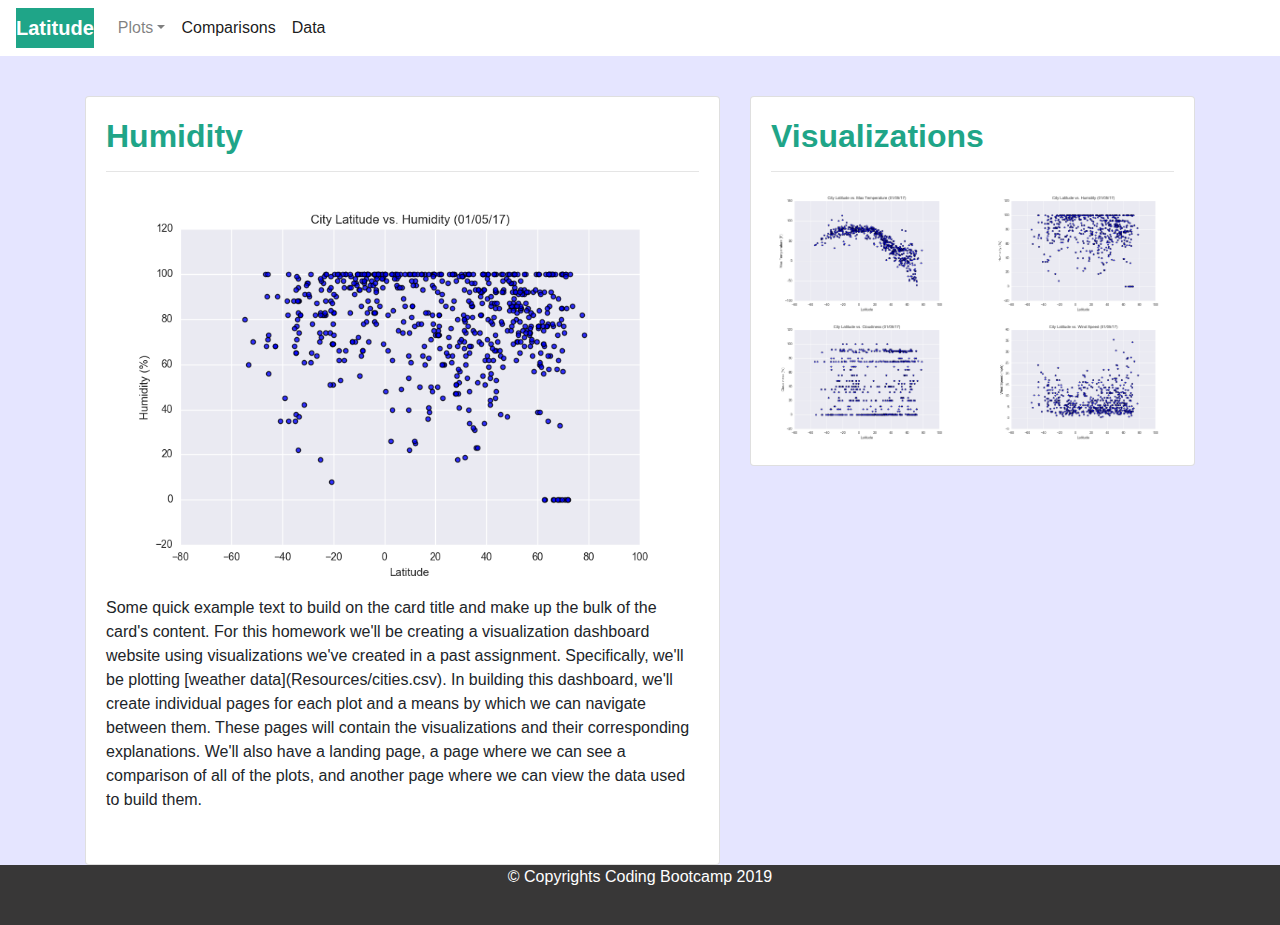
<file: humidity.html>
<!doctype html>
<html lang="en">

<head>
    <!-- Required meta tags -->
    <meta charset="utf-8">
    <meta name="viewport" content="width=device-width, initial-scale=1, shrink-to-fit=no">

    <!-- Bootstrap CSS -->
    <link rel="stylesheet" href="https://stackpath.bootstrapcdn.com/bootstrap/4.3.1/css/bootstrap.min.css"
        integrity="sha384-ggOyR0iXCbMQv3Xipma34MD+dH/1fQ784/j6cY/iJTQUOhcWr7x9JvoRxT2MZw1T" crossorigin="anonymous">
    <!-- Custom styles footer -->
    <link href="sticky-footer-navbar.css" rel="stylesheet">
    <!-- Optional JavaScript -->
    <!-- jQuery first, then Popper.js, then Bootstrap JS -->
    <script src="https://code.jquery.com/jquery-3.3.1.slim.min.js"
        integrity="sha384-q8i/X+965DzO0rT7abK41JStQIAqVgRVzpbzo5smXKp4YfRvH+8abtTE1Pi6jizo"
        crossorigin="anonymous"></script>
    <script src="https://cdnjs.cloudflare.com/ajax/libs/popper.js/1.14.7/umd/popper.min.js"
        integrity="sha384-UO2eT0CpHqdSJQ6hJty5KVphtPhzWj9WO1clHTMGa3JDZwrnQq4sF86dIHNDz0W1"
        crossorigin="anonymous"></script>
    <script src="https://stackpath.bootstrapcdn.com/bootstrap/4.3.1/js/bootstrap.min.js"
        integrity="sha384-JjSmVgyd0p3pXB1rRibZUAYoIIy6OrQ6VrjIEaFf/nJGzIxFDsf4x0xIM+B07jRM"
        crossorigin="anonymous"></script>
    <title>Web Visualization Dashboard (Latitude)</title>
</head>

<body style="background-color: rgba(0,0,255,0.1);">
    <nav class="navbar navbar-expand-md fixed-top navbar-light bg-white">
        <a class="navbar-brand text-white font-weight-bolder" style="background-color: rgb(31, 165, 136);"
            href="#">Latitude</a>
        <button class="navbar-toggler" type="button" data-toggle="collapse" data-target="#navbarsExampleDefault"
            aria-controls="navbarsExampleDefault" aria-expanded="false" aria-label="Toggle navigation">
            <span class="navbar-toggler-icon"></span>
        </button>
        <div class="collapse navbar-collapse" id="navbarsExampleDefault">
            <ul class="navbar-nav mr-auto">
                <li class="nav-item dropdown">
                    <a class="nav-link dropdown-toggle" href="#" id="dropdown01" data-toggle="dropdown"
                        aria-haspopup="true" aria-expanded="false">Plots</a>
                    <div class="dropdown-menu" aria-labelledby="dropdown01">
                        <a class="dropdown-item" href="./max-temp.html">Max Temperature</a>
                        <a class="dropdown-item" href="./humidity.html">Humidity</a>
                        <a class="dropdown-item" href="./cloudiness.html">Cloudiness</a>
                        <a class="dropdown-item" href="./windspeed.html">Wind Speed</a>
                    </div>
                </li>
                <li class="nav-item active">
                    <a class="nav-link" href="./comparision.html">Comparisons</a>
                </li>
                <li class="nav-item active">
                    <a class="nav-link" href="./data.html">Data <span class="sr-only">(current)</span></a>
                </li>
            </ul>
        </div>
    </nav>
    <BR<BR><BR><BR>
        <BR<BR><BR><BR>
            <main role="main">
                <div class="container">
                    <div class="row justify-content-between">
                        <div class="col-7">
                            <div class="card">
                                <div class="card-body">
                                    <h2 class="card-title font-weight-bold " style="color: rgb(31, 165, 136);">Humidity</h2>
                                    <hr>
                                    <figure class="figure">
                                        <img class="img-fluid" src="./assets/images/Fig2.png">
                                        <p class="text-left">Some quick example text to build on the card title and
                                            make up
                                            the bulk of the card's content.
                                            For this homework we'll be creating a visualization dashboard website using
                                            visualizations we've created in a past assignment. Specifically, we'll be
                                            plotting [weather data](Resources/cities.csv).
                                            In building this dashboard, we'll create individual pages for each plot and
                                            a
                                            means by which we can navigate between them. These pages will contain the
                                            visualizations and their corresponding explanations. We'll also have a
                                            landing
                                            page, a page where we can see a comparison of all of the plots, and another
                                            page
                                            where we can view the data used to build them.</p>
                                    </figure>
                                </div>
                            </div>
                        </div>
                        <div class="col">
                            <div class="card">
                                <div class="card-body">
                                    <h2 class="card-title font-weight-bold" style="color: rgb(31, 165, 136);">
                                        Visualizations</h2>
                                    <hr>
                                    <div class="row justify-content-between">
                                        <div class="col">
                                            <a href="./max-temp.html"><img src="./assets/images/Fig1.png"
                                                    class="card-img-top" alt="..."></a>
                                        </div>
                                        <div class="col">
                                            <a href="./humidity.html"><img src="./assets/images/Fig2.png"
                                                    class="card-img-top" alt="..."></a>
                                        </div>
                                        <div class="w-100 d-none d-md-block"></div>
                                        <div class="col">
                                            <a href="./cloudiness.html"><img src="./assets/images/Fig3.png"
                                                    class="card-img-top" alt="..."></a>
                                        </div>
                                        <div class="col">
                                            <a href="./windspeed.html"><img src="./assets/images/Fig4.png"
                                                    class="card-img-top" alt="..."></a>
                                        </div>
                                    </div>
                                </div>
                            </div>
                        </div>
                    </div>
                </div> <!-- /container -->

            </main>

            <footer class="footer">
                <div class="container">
                  <p class="text-white text-center">&copy; Copyrights Coding Bootcamp 2019</p>
                </div>
            </footer>
</body>

</html>
</file>
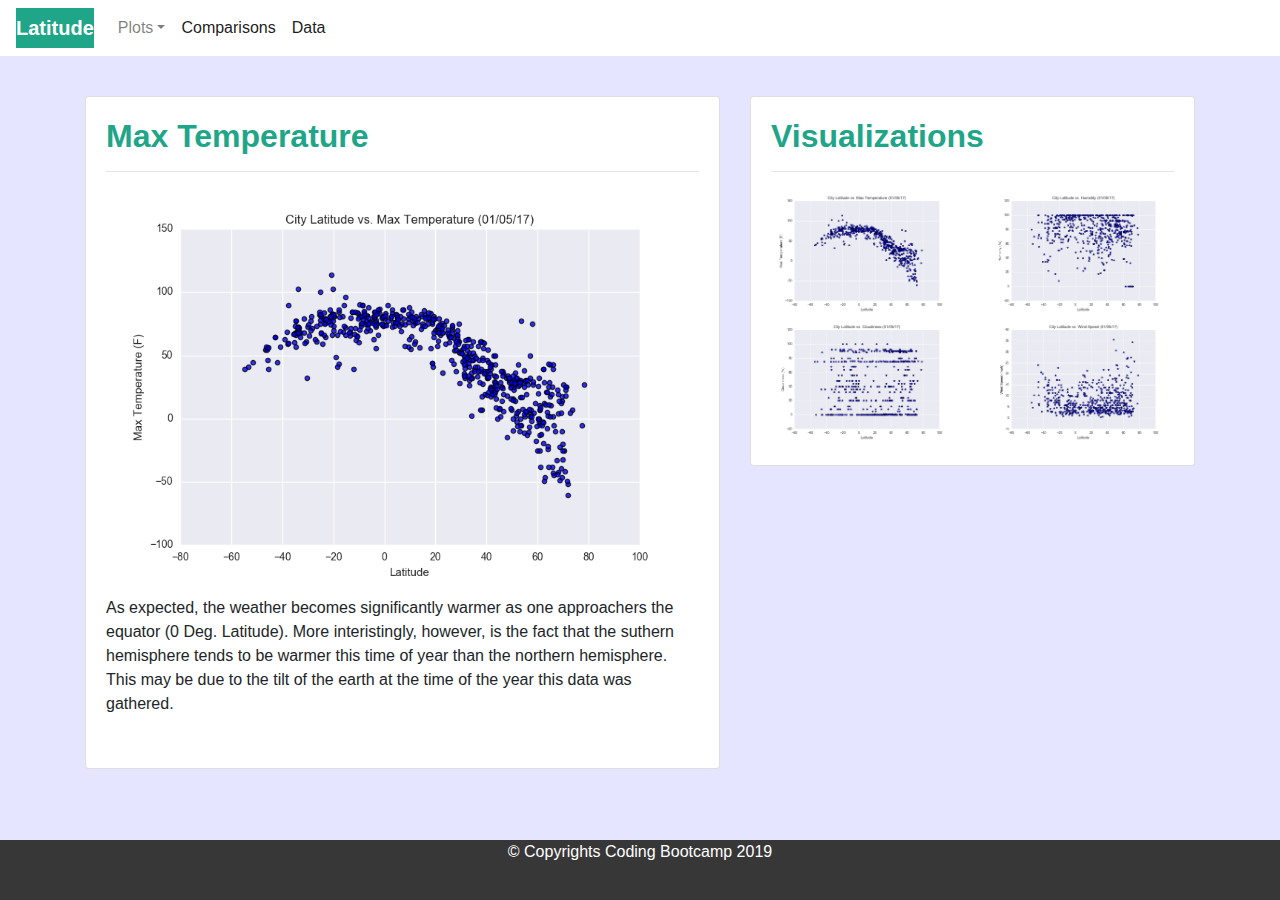
<file: max-temp.html>
<!doctype html>
<html lang="en">

<head>
    <!-- Required meta tags -->
    <meta charset="utf-8">
    <meta name="viewport" content="width=device-width, initial-scale=1, shrink-to-fit=no">

    <!-- Bootstrap CSS -->
    <link rel="stylesheet" href="https://stackpath.bootstrapcdn.com/bootstrap/4.3.1/css/bootstrap.min.css"
        integrity="sha384-ggOyR0iXCbMQv3Xipma34MD+dH/1fQ784/j6cY/iJTQUOhcWr7x9JvoRxT2MZw1T" crossorigin="anonymous">
    <!-- Custom styles footer -->
    <link href="sticky-footer-navbar.css" rel="stylesheet">
    <!-- Optional JavaScript -->
    <!-- jQuery first, then Popper.js, then Bootstrap JS -->
    <script src="https://code.jquery.com/jquery-3.3.1.slim.min.js"
        integrity="sha384-q8i/X+965DzO0rT7abK41JStQIAqVgRVzpbzo5smXKp4YfRvH+8abtTE1Pi6jizo"
        crossorigin="anonymous"></script>
    <script src="https://cdnjs.cloudflare.com/ajax/libs/popper.js/1.14.7/umd/popper.min.js"
        integrity="sha384-UO2eT0CpHqdSJQ6hJty5KVphtPhzWj9WO1clHTMGa3JDZwrnQq4sF86dIHNDz0W1"
        crossorigin="anonymous"></script>
    <script src="https://stackpath.bootstrapcdn.com/bootstrap/4.3.1/js/bootstrap.min.js"
        integrity="sha384-JjSmVgyd0p3pXB1rRibZUAYoIIy6OrQ6VrjIEaFf/nJGzIxFDsf4x0xIM+B07jRM"
        crossorigin="anonymous"></script>
    <title>Web Visualization Dashboard (Latitude)</title>
</head>

<body style="background-color: rgba(0,0,255,0.1);">
    <nav class="navbar navbar-expand-md fixed-top navbar-light bg-white">
        <a class="navbar-brand text-white font-weight-bolder" style="background-color: rgb(31, 165, 136);"
            href="#">Latitude</a>
        <button class="navbar-toggler" type="button" data-toggle="collapse" data-target="#navbarsExampleDefault"
            aria-controls="navbarsExampleDefault" aria-expanded="false" aria-label="Toggle navigation">
            <span class="navbar-toggler-icon"></span>
        </button>
        <div class="collapse navbar-collapse" id="navbarsExampleDefault">
            <ul class="navbar-nav mr-auto">
                <li class="nav-item dropdown">
                    <a class="nav-link dropdown-toggle" href="#" id="dropdown01" data-toggle="dropdown"
                        aria-haspopup="true" aria-expanded="false">Plots</a>
                    <div class="dropdown-menu" aria-labelledby="dropdown01">
                        <a class="dropdown-item" href="./max-temp.html">Max Temperature</a>
                        <a class="dropdown-item" href="./humidity.html">Humidity</a>
                        <a class="dropdown-item" href="./cloudiness.html">Cloudiness</a>
                        <a class="dropdown-item" href="./windspeed.html">Wind Speed</a>
                    </div>
                </li>
                <li class="nav-item active">
                    <a class="nav-link" href="./comparision.html">Comparisons</a>
                </li>
                <li class="nav-item active">
                    <a class="nav-link" href="./data.html">Data <span class="sr-only">(current)</span></a>
                </li>
            </ul>
        </div>
    </nav>
    <BR<BR><BR><BR>
        <BR<BR><BR><BR>
            <main role="main">
                <div class="container">
                    <div class="row justify-content-between">
                        <div class="col-7">
                            <div class="card">
                                <div class="card-body">
                                    <h2 class="card-title font-weight-bold " style="color: rgb(31, 165, 136);">Max
                                        Temperature</h2>
                                    <hr>
                                    <figure class="figure">
                                        <img class="img-fluid" src="./assets/images/Fig1.png">
                                        <p class="text-left">As expected, the weather becomes significantly warmer as 
                                            one approachers the equator (0 Deg. Latitude). More interistingly, however,
                                            is the fact that the suthern hemisphere tends to be warmer this time of year
                                            than the northern hemisphere. This may be due to the tilt of the earth at the 
                                            time of the year this data was gathered.
                                        </p>
                                    </figure>
                                </div>
                            </div>
                        </div>
                        <div class="col">
                            <div class="card">
                                <div class="card-body">
                                    <h2 class="card-title font-weight-bold" style="color: rgb(31, 165, 136);">
                                        Visualizations</h2>
                                    <hr>
                                    <div class="row justify-content-between">
                                        <div class="col">
                                            <a href="./max-temp.html"><img src="./assets/images/Fig1.png"
                                                    class="card-img-top" alt="..."></a>
                                        </div>
                                        <div class="col">
                                            <a href="./humidity.html"><img src="./assets/images/Fig2.png"
                                                    class="card-img-top" alt="..."></a>
                                        </div>
                                        <div class="w-100 d-none d-md-block"></div>
                                        <div class="col">
                                            <a href="./cloudiness.html"><img src="./assets/images/Fig3.png"
                                                    class="card-img-top" alt="..."></a>
                                        </div>
                                        <div class="col">
                                            <a href="./windspeed.html"><img src="./assets/images/Fig4.png"
                                                    class="card-img-top" alt="..."></a>
                                        </div>
                                    </div>
                                </div>
                            </div>
                        </div>
                    </div>
                </div> <!-- /container -->

            </main>

            <footer class="footer">
                <div class="container">
                  <p class="text-white text-center">&copy; Copyrights Coding Bootcamp 2019</p>
                </div>
            </footer>
</body>

</html>
</file>
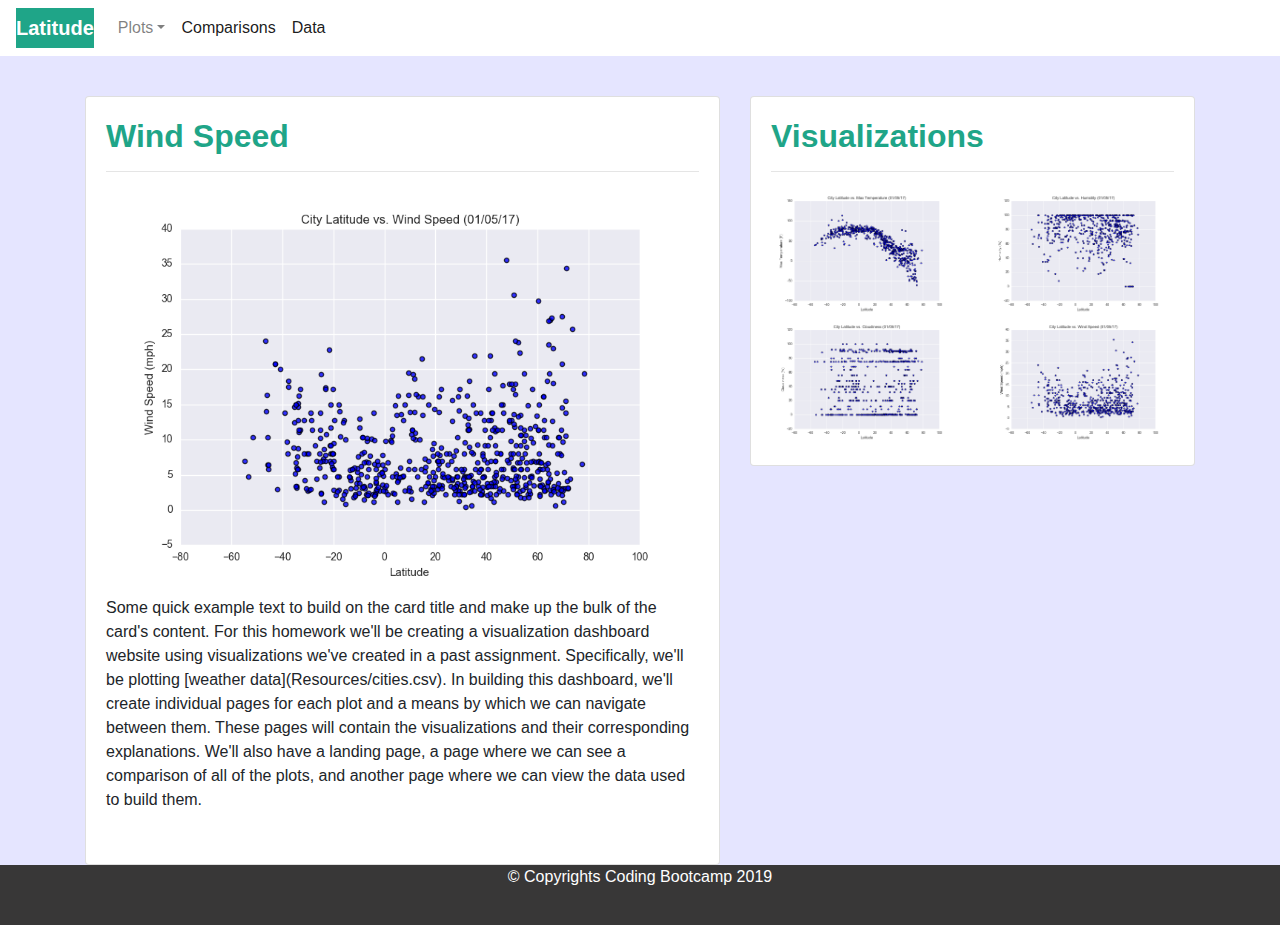
<file: windspeed.html>
<!doctype html>
<html lang="en">

<head>
    <!-- Required meta tags -->
    <meta charset="utf-8">
    <meta name="viewport" content="width=device-width, initial-scale=1, shrink-to-fit=no">

    <!-- Bootstrap CSS -->
    <link rel="stylesheet" href="https://stackpath.bootstrapcdn.com/bootstrap/4.3.1/css/bootstrap.min.css"
        integrity="sha384-ggOyR0iXCbMQv3Xipma34MD+dH/1fQ784/j6cY/iJTQUOhcWr7x9JvoRxT2MZw1T" crossorigin="anonymous">
    <!-- Custom styles footer -->
    <link href="sticky-footer-navbar.css" rel="stylesheet">
    <!-- Optional JavaScript -->
    <!-- jQuery first, then Popper.js, then Bootstrap JS -->
    <script src="https://code.jquery.com/jquery-3.3.1.slim.min.js"
        integrity="sha384-q8i/X+965DzO0rT7abK41JStQIAqVgRVzpbzo5smXKp4YfRvH+8abtTE1Pi6jizo"
        crossorigin="anonymous"></script>
    <script src="https://cdnjs.cloudflare.com/ajax/libs/popper.js/1.14.7/umd/popper.min.js"
        integrity="sha384-UO2eT0CpHqdSJQ6hJty5KVphtPhzWj9WO1clHTMGa3JDZwrnQq4sF86dIHNDz0W1"
        crossorigin="anonymous"></script>
    <script src="https://stackpath.bootstrapcdn.com/bootstrap/4.3.1/js/bootstrap.min.js"
        integrity="sha384-JjSmVgyd0p3pXB1rRibZUAYoIIy6OrQ6VrjIEaFf/nJGzIxFDsf4x0xIM+B07jRM"
        crossorigin="anonymous"></script>
    <title>Web Visualization Dashboard (Latitude)</title>
</head>

<body style="background-color: rgba(0,0,255,0.1);">
    <nav class="navbar navbar-expand-md fixed-top navbar-light bg-white">
        <a class="navbar-brand text-white font-weight-bolder" style="background-color: rgb(31, 165, 136);"
            href="#">Latitude</a>
        <button class="navbar-toggler" type="button" data-toggle="collapse" data-target="#navbarsExampleDefault"
            aria-controls="navbarsExampleDefault" aria-expanded="false" aria-label="Toggle navigation">
            <span class="navbar-toggler-icon"></span>
        </button>
        <div class="collapse navbar-collapse" id="navbarsExampleDefault">
            <ul class="navbar-nav mr-auto">
                <li class="nav-item dropdown">
                    <a class="nav-link dropdown-toggle" href="#" id="dropdown01" data-toggle="dropdown"
                        aria-haspopup="true" aria-expanded="false">Plots</a>
                    <div class="dropdown-menu" aria-labelledby="dropdown01">
                        <a class="dropdown-item" href="./max-temp.html">Max Temperature</a>
                        <a class="dropdown-item" href="./humidity.html">Humidity</a>
                        <a class="dropdown-item" href="./cloudiness.html">Cloudiness</a>
                        <a class="dropdown-item" href="./windspeed.html">Wind Speed</a>
                    </div>
                </li>
                <li class="nav-item active">
                    <a class="nav-link" href="./comparision.html">Comparisons</a>
                </li>
                <li class="nav-item active">
                    <a class="nav-link" href="data.html">Data <span class="sr-only">(current)</span></a>
                </li>
            </ul>
        </div>
    </nav>
    <BR<BR><BR><BR>
        <BR<BR><BR><BR>
            <main role="main">
                <div class="container">
                    <div class="row justify-content-between">
                        <div class="col-7">
                            <div class="card">
                                <div class="card-body">
                                    <h2 class="card-title font-weight-bold " style="color: rgb(31, 165, 136);">Wind
                                        Speed</h2>
                                    <hr>
                                    <figure class="figure">
                                        <img class="img-fluid" src="./assets/images/Fig4.png">
                                        <p class="text-left">Some quick example text to build on the card title and
                                            make up
                                            the bulk of the card's content.
                                            For this homework we'll be creating a visualization dashboard website using
                                            visualizations we've created in a past assignment. Specifically, we'll be
                                            plotting [weather data](Resources/cities.csv).
                                            In building this dashboard, we'll create individual pages for each plot and
                                            a
                                            means by which we can navigate between them. These pages will contain the
                                            visualizations and their corresponding explanations. We'll also have a
                                            landing
                                            page, a page where we can see a comparison of all of the plots, and another
                                            page
                                            where we can view the data used to build them.</p>
                                    </figure>
                                </div>
                            </div>
                        </div>
                        <div class="col">
                            <div class="card">
                                <div class="card-body">
                                    <h2 class="card-title font-weight-bold" style="color: rgb(31, 165, 136);">
                                        Visualizations</h2>
                                    <hr>
                                    <div class="row justify-content-between">
                                        <div class="col">
                                            <a href="./max-temp.html"><img src="./assets/images/Fig1.png"
                                                    class="card-img-top" alt="..."></a>
                                        </div>
                                        <div class="col">
                                            <a href="./humidity.html"><img src="./assets/images/Fig2.png"
                                                    class="card-img-top" alt="..."></a>
                                        </div>
                                        <div class="w-100 d-none d-md-block"></div>
                                        <div class="col">
                                            <a href="./cloudiness.html"><img src="./assets/images/Fig3.png"
                                                    class="card-img-top" alt="..."></a>
                                        </div>
                                        <div class="col">
                                            <a href="./windspeed.html"><img src="./assets/images/Fig4.png"
                                                    class="card-img-top" alt="..."></a>
                                        </div>
                                    </div>
                                </div>
                            </div>
                        </div>
                    </div>
                </div> <!-- /container -->

            </main>

            <footer class="footer">
                <div class="container">
                  <p class="text-white text-center">&copy; Copyrights Coding Bootcamp 2019</p>
                </div>
            </footer>
</body>

</html>
</file>
<file: sticky-footer-navbar.css>
/* Sticky footer styles
-------------------------------------------------- */
html {
  position: relative;
  min-height: 100%;
}
body {
  /* Margin bottom by footer height */
  margin-bottom: 60px;
}
.footer {
  position: absolute;
  bottom: 0;
  width: 100%;
  /* Set the fixed height of the footer here */
  height: 60px;
  background-color: #383737;
}


/* Custom page CSS
-------------------------------------------------- */
/* Not required for template or sticky footer method. */

body > .container {
  padding: 60px 15px 0;
}
.container .text-muted {
  margin: 20px 0;
}

.footer > .container {
  padding-right: 15px;
  padding-left: 15px;
}

code {
  font-size: 80%;
}
</file>
